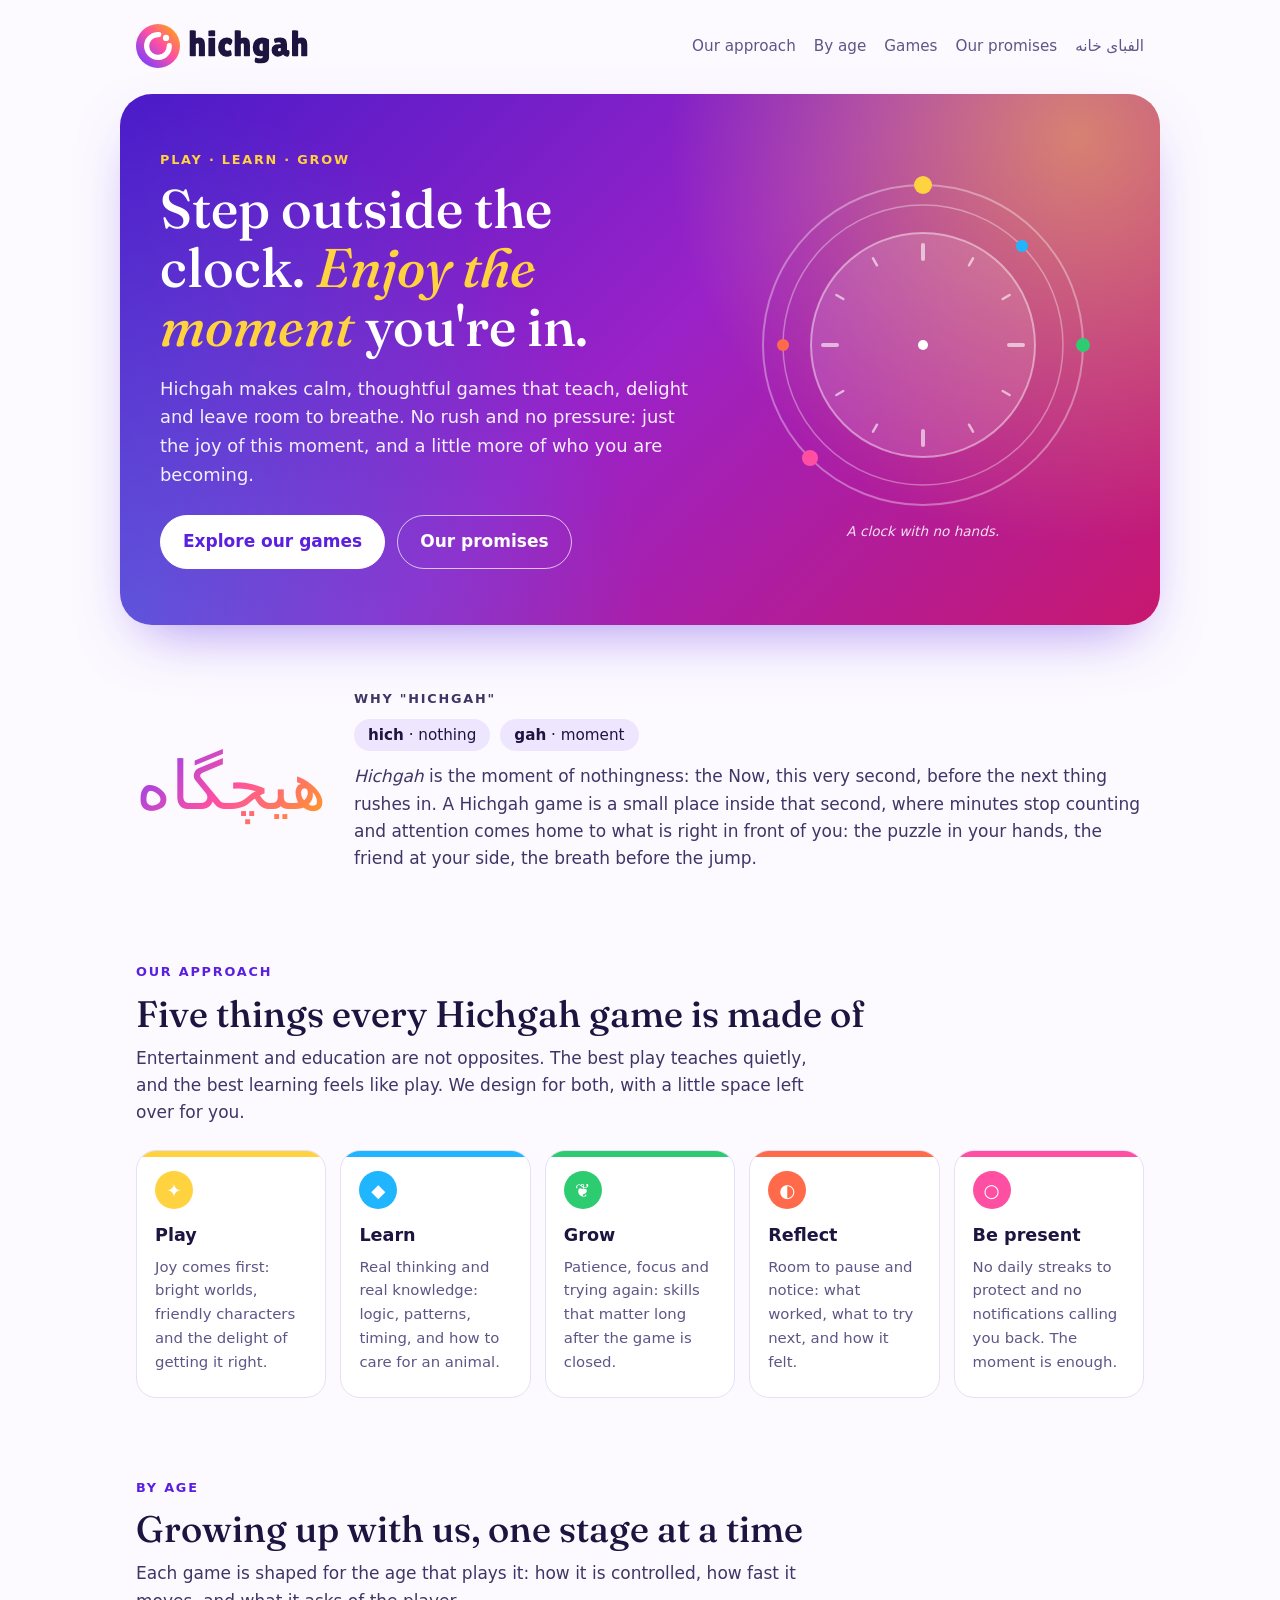
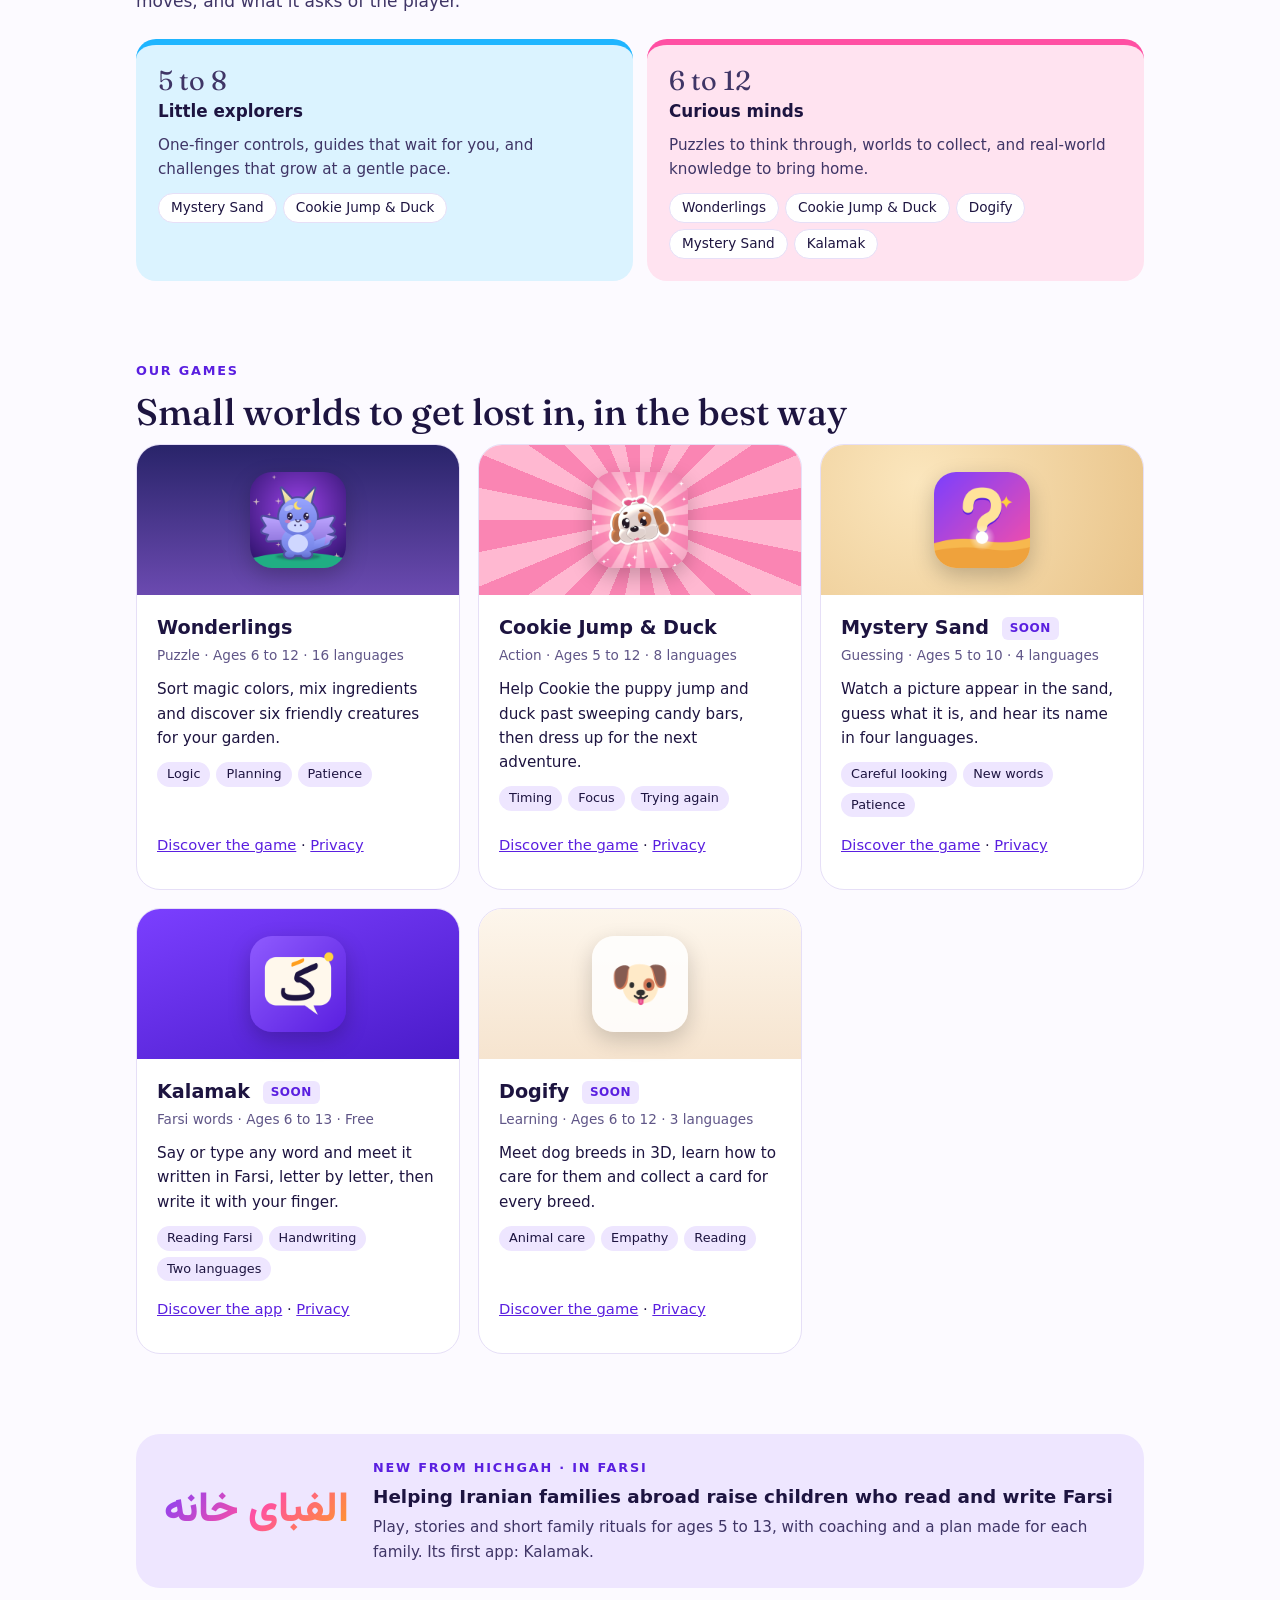
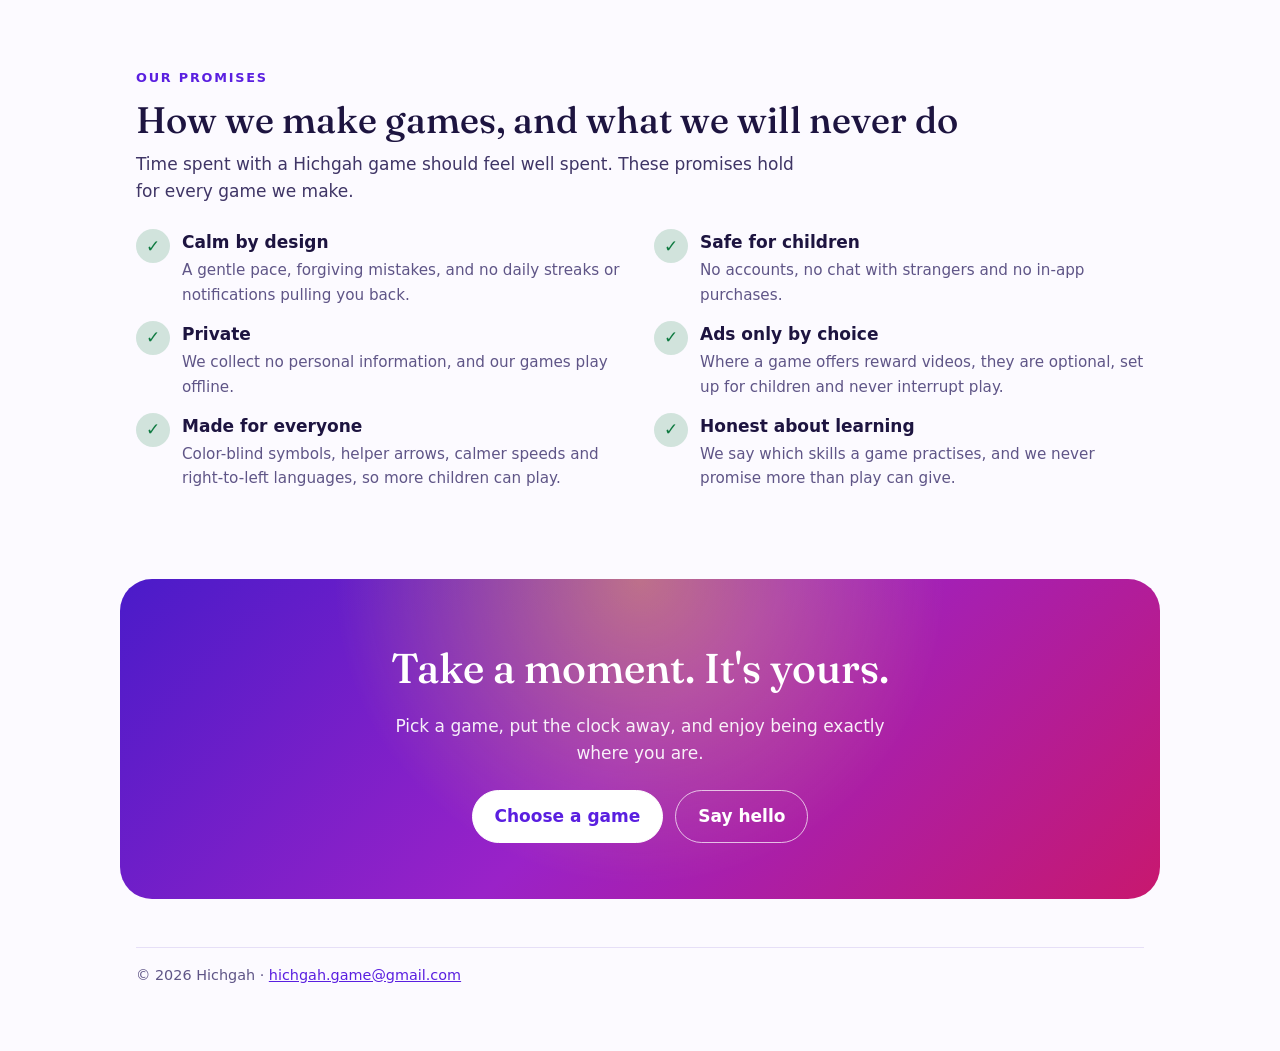
<file: index.html>
<!doctype html>
<html lang="en">
<head>
  <meta charset="utf-8">
  <meta name="viewport" content="width=device-width, initial-scale=1">
  <title>Hichgah</title>
  <meta name="description" content="Hichgah makes calm, thoughtful games that teach, delight and help you grow: a place outside the clock to enjoy the moment.">
  <meta property="og:title" content="Hichgah: play outside the clock">
  <meta property="og:description" content="Calm, thoughtful games that teach, delight and help you grow, with room to breathe.">
  <meta property="og:type" content="website">
  <meta property="og:url" content="https://hichgahgame.github.io/">
  <meta property="og:image" content="https://hichgahgame.github.io/brand/logo/png/hichgah-app-icon-1024.png">
  <link rel="icon" type="image/svg+xml" href="favicon.svg">
  <link rel="icon" type="image/png" sizes="32x32" href="favicon-32.png">
  <link rel="apple-touch-icon" href="apple-touch-icon.png">
  <meta name="theme-color" content="#7B3FFF">
  <link rel="preconnect" href="https://fonts.googleapis.com">
  <link rel="preconnect" href="https://fonts.gstatic.com" crossorigin>
  <link href="https://fonts.googleapis.com/css2?family=Fraunces:ital,opsz,wght@0,9..144,500;1,9..144,500&family=Lilita+One&family=Vazirmatn:wght@800&display=swap" rel="stylesheet">
  <link rel="stylesheet" href="style.css">
  <link rel="stylesheet" href="home.css">
</head>
<body class="home">
<main>
  <header class="topbar">
    <a class="lockup" href="./" aria-label="Hichgah home">
      <picture>
        <source srcset="brand/logo/hichgah-logo-white.svg" media="(prefers-color-scheme: dark)">
        <img src="brand/logo/hichgah-logo.svg" alt="Hichgah" width="173" height="44">
      </picture>
    </a>
    <nav aria-label="Sections">
      <a href="#approach">Our approach</a>
      <a href="#ages">By age</a>
      <a href="#games">Games</a>
      <a href="#promises">Our promises</a>
      <a href="farsi/" lang="fa" dir="rtl">الفبای خانه</a>
    </nav>
  </header>

  <section class="home-hero">
    <div>
      <p class="eyebrow">Play · Learn · Grow</p>
      <h1>Step outside the clock. <em>Enjoy the moment</em> you're in.</h1>
      <p class="lede">Hichgah makes calm, thoughtful games that teach, delight and leave room to breathe.
        No rush and no pressure: just the joy of this moment, and a little more of who you are becoming.</p>
      <div class="actions">
        <a class="button primary" href="#games">Explore our games</a>
        <a class="button ghost" href="#promises">Our promises</a>
      </div>
    </div>
    <figure class="timeless">
      <svg viewBox="0 0 340 340" role="img" aria-label="A clock face with no hands, surrounded by slowly drifting colored dots">
        <circle class="ring breath" cx="170" cy="170" r="160" stroke-width="2"/>
        <circle class="ring breath" cx="170" cy="170" r="140" stroke-width="1.5" style="animation-delay:-3s"/>
        <circle class="face" cx="170" cy="170" r="112" stroke-width="2"/>
        <g class="ticks">
          <line class="tick" x1="170" y1="70" x2="170" y2="84" stroke-width="4"/>
          <line class="tick" x1="270" y1="170" x2="256" y2="170" stroke-width="4"/>
          <line class="tick" x1="170" y1="270" x2="170" y2="256" stroke-width="4"/>
          <line class="tick" x1="70" y1="170" x2="84" y2="170" stroke-width="4"/>
          <line class="tick" x1="220" y1="83.4" x2="216" y2="90.3" stroke-width="2.5"/>
          <line class="tick" x1="256.6" y1="120" x2="249.7" y2="124" stroke-width="2.5"/>
          <line class="tick" x1="256.6" y1="220" x2="249.7" y2="216" stroke-width="2.5"/>
          <line class="tick" x1="220" y1="256.6" x2="216" y2="249.7" stroke-width="2.5"/>
          <line class="tick" x1="120" y1="256.6" x2="124" y2="249.7" stroke-width="2.5"/>
          <line class="tick" x1="83.4" y1="220" x2="90.3" y2="216" stroke-width="2.5"/>
          <line class="tick" x1="83.4" y1="120" x2="90.3" y2="124" stroke-width="2.5"/>
          <line class="tick" x1="120" y1="83.4" x2="124" y2="90.3" stroke-width="2.5"/>
        </g>
        <circle cx="170" cy="170" r="5" fill="#fff"/>
        <g class="orbit">
          <circle cx="170" cy="10" r="9" fill="var(--hg-sun)"/>
          <circle cx="330" cy="170" r="7" fill="var(--hg-leaf)"/>
          <circle cx="57" cy="283" r="8" fill="var(--hg-pink)"/>
        </g>
        <g class="orbit slow">
          <circle cx="269" cy="71" r="6" fill="var(--hg-sky)"/>
          <circle cx="30" cy="170" r="6" fill="var(--hg-coral)"/>
        </g>
      </svg>
      <figcaption>A clock with no hands.</figcaption>
    </figure>
  </section>

  <section class="name-story" aria-labelledby="name-title">
    <div class="word" lang="fa" aria-hidden="true">هیچگاه</div>
    <div>
      <p class="eyebrow" id="name-title">Why "Hichgah"</p>
      <div class="parts"><span><strong>hich</strong> · nothing</span><span><strong>gah</strong> · moment</span></div>
      <p><em>Hichgah</em> is the moment of nothingness: the Now, this very second, before the next thing rushes in.
        A Hichgah game is a small place inside that second, where minutes stop counting and attention comes home to
        what is right in front of you: the puzzle in your hands, the friend at your side, the breath before the jump.</p>
    </div>
  </section>

  <section class="section" id="approach">
    <p class="eyebrow">Our approach</p>
    <h2>Five things every Hichgah game is made of</h2>
    <p class="intro">Entertainment and education are not opposites. The best play teaches quietly, and the best
      learning feels like play. We design for both, with a little space left over for you.</p>
    <ul class="pillars">
      <li style="--c: var(--hg-sun)"><div class="dot" aria-hidden="true">✦</div><h3>Play</h3><p>Joy comes first: bright worlds, friendly characters and the delight of getting it right.</p></li>
      <li style="--c: var(--hg-sky)"><div class="dot" aria-hidden="true">◆</div><h3>Learn</h3><p>Real thinking and real knowledge: logic, patterns, timing, and how to care for an animal.</p></li>
      <li style="--c: var(--hg-leaf)"><div class="dot" aria-hidden="true">❦</div><h3>Grow</h3><p>Patience, focus and trying again: skills that matter long after the game is closed.</p></li>
      <li style="--c: var(--hg-coral)"><div class="dot" aria-hidden="true">◐</div><h3>Reflect</h3><p>Room to pause and notice: what worked, what to try next, and how it felt.</p></li>
      <li style="--c: var(--hg-pink)"><div class="dot" aria-hidden="true">○</div><h3>Be present</h3><p>No daily streaks to protect and no notifications calling you back. The moment is enough.</p></li>
    </ul>
  </section>

  <section class="section" id="ages">
    <p class="eyebrow">By age</p>
    <h2>Growing up with us, one stage at a time</h2>
    <p class="intro">Each game is shaped for the age that plays it: how it is controlled, how fast it moves, and what it
      asks of the player.</p>
    <div class="ages">
      <div class="age" style="--c: var(--hg-sky)">
        <p class="range">5 to 8</p>
        <h3>Little explorers</h3>
        <p>One-finger controls, guides that wait for you, and challenges that grow at a gentle pace.</p>
        <div class="tags"><a href="mystery-sand/">Mystery Sand</a><a href="cookie-jump-and-duck/">Cookie Jump &amp; Duck</a></div>
      </div>
      <div class="age" style="--c: var(--hg-pink)">
        <p class="range">6 to 12</p>
        <h3>Curious minds</h3>
        <p>Puzzles to think through, worlds to collect, and real-world knowledge to bring home.</p>
        <div class="tags"><a href="wonderlings/">Wonderlings</a><a href="cookie-jump-and-duck/">Cookie Jump &amp; Duck</a><a href="dogify/">Dogify</a><a href="mystery-sand/">Mystery Sand</a><a href="kalamak/">Kalamak</a></div>
      </div>
    </div>
  </section>

  <section class="section" id="games">
    <p class="eyebrow">Our games</p>
    <h2>Small worlds to get lost in, in the best way</h2>
    <!-- One card per game. Add a game: see README.md. -->
    <ul class="game-cards">
      <li class="game-card">
        <div class="art" style="--g: linear-gradient(180deg, #29246a, #6b4ab0)"><img src="wonderlings/media/icon.png" alt="" width="96" height="96"></div>
        <div class="body">
          <h3><a href="wonderlings/">Wonderlings</a></h3>
          <p class="meta">Puzzle · Ages 6 to 12 · 16 languages</p>
          <p>Sort magic colors, mix ingredients and discover six friendly creatures for your garden.</p>
          <div class="skills-tags"><span>Logic</span><span>Planning</span><span>Patience</span></div>
          <p class="links"><a href="wonderlings/">Discover the game</a> · <a href="wonderlings/privacy/">Privacy</a></p>
        </div>
      </li>
      <li class="game-card">
        <div class="art" style="--g: repeating-conic-gradient(from 0deg at 50% 50%, #ffb8d1 0deg 11.25deg, #fa85b3 11.25deg 22.5deg)"><img src="cookie-jump-and-duck/media/icon.png" alt="" width="96" height="96"></div>
        <div class="body">
          <h3><a href="cookie-jump-and-duck/">Cookie Jump &amp; Duck</a></h3>
          <p class="meta">Action · Ages 5 to 12 · 8 languages</p>
          <p>Help Cookie the puppy jump and duck past sweeping candy bars, then dress up for the next adventure.</p>
          <div class="skills-tags"><span>Timing</span><span>Focus</span><span>Trying again</span></div>
          <p class="links"><a href="cookie-jump-and-duck/">Discover the game</a> · <a href="cookie-jump-and-duck/privacy/">Privacy</a></p>
        </div>
      </li>
      <li class="game-card">
        <div class="art" style="--g: radial-gradient(circle at 30% 25%, #fbe6bd, #e9c48a)"><img src="mystery-sand/media/icon.png" alt="" width="96" height="96"></div>
        <div class="body">
          <h3><a href="mystery-sand/">Mystery Sand</a> <span class="status">SOON</span></h3>
          <p class="meta">Guessing · Ages 5 to 10 · 4 languages</p>
          <p>Watch a picture appear in the sand, guess what it is, and hear its name in four languages.</p>
          <div class="skills-tags"><span>Careful looking</span><span>New words</span><span>Patience</span></div>
          <p class="links"><a href="mystery-sand/">Discover the game</a> · <a href="mystery-sand/privacy/">Privacy</a></p>
        </div>
      </li>
      <li class="game-card">
        <div class="art" style="--g: linear-gradient(160deg, #7B3FFF, #4A1BC9)"><img src="kalamak/media/icon.png" alt="" width="96" height="96"></div>
        <div class="body">
          <h3><a href="kalamak/">Kalamak</a> <span class="status">SOON</span></h3>
          <p class="meta">Farsi words · Ages 6 to 13 · Free</p>
          <p>Say or type any word and meet it written in Farsi, letter by letter, then write it with your finger.</p>
          <div class="skills-tags"><span>Reading Farsi</span><span>Handwriting</span><span>Two languages</span></div>
          <p class="links"><a href="kalamak/">Discover the app</a> · <a href="kalamak/privacy/">Privacy</a></p>
        </div>
      </li>
      <li class="game-card">
        <div class="art" style="--g: linear-gradient(180deg, #fdf6ec, #f6e4cf)"><div class="badge" aria-hidden="true">🐶</div></div>
        <div class="body">
          <h3><a href="dogify/">Dogify</a> <span class="status">SOON</span></h3>
          <p class="meta">Learning · Ages 6 to 12 · 3 languages</p>
          <p>Meet dog breeds in 3D, learn how to care for them and collect a card for every breed.</p>
          <div class="skills-tags"><span>Animal care</span><span>Empathy</span><span>Reading</span></div>
          <p class="links"><a href="dogify/">Discover the game</a> · <a href="dogify/privacy/">Privacy</a></p>
        </div>
      </li>
    </ul>
  </section>

  <section class="section farsi-callout" aria-labelledby="farsi-title">
    <a class="callout" href="farsi/">
      <span class="word" lang="fa" dir="rtl" aria-hidden="true">الفبای خانه</span>
      <span>
        <span class="eyebrow" id="farsi-title">New from Hichgah · in Farsi</span>
        <strong>Helping Iranian families abroad raise children who read and write Farsi</strong>
        <span class="sub">Play, stories and short family rituals for ages 5 to 13, with coaching and a plan made for each family. Its first app: Kalamak.</span>
      </span>
    </a>
  </section>

  <section class="section" id="promises">
    <p class="eyebrow">Our promises</p>
    <h2>How we make games, and what we will never do</h2>
    <p class="intro">Time spent with a Hichgah game should feel well spent. These promises hold for every game we make.</p>
    <ul class="promises">
      <li><span class="check" aria-hidden="true">✓</span><div><strong>Calm by design</strong><p>A gentle pace, forgiving mistakes, and no daily streaks or notifications pulling you back.</p></div></li>
      <li><span class="check" aria-hidden="true">✓</span><div><strong>Safe for children</strong><p>No accounts, no chat with strangers and no in-app purchases.</p></div></li>
      <li><span class="check" aria-hidden="true">✓</span><div><strong>Private</strong><p>We collect no personal information, and our games play offline.</p></div></li>
      <li><span class="check" aria-hidden="true">✓</span><div><strong>Ads only by choice</strong><p>Where a game offers reward videos, they are optional, set up for children and never interrupt play.</p></div></li>
      <li><span class="check" aria-hidden="true">✓</span><div><strong>Made for everyone</strong><p>Color-blind symbols, helper arrows, calmer speeds and right-to-left languages, so more children can play.</p></div></li>
      <li><span class="check" aria-hidden="true">✓</span><div><strong>Honest about learning</strong><p>We say which skills a game practises, and we never promise more than play can give.</p></div></li>
    </ul>
  </section>

  <section class="closing">
    <h2>Take a moment. It's yours.</h2>
    <p>Pick a game, put the clock away, and enjoy being exactly where you are.</p>
    <div class="actions" style="justify-content:center">
      <a class="button primary" href="#games">Choose a game</a>
      <a class="button ghost" href="mailto:hichgah.game@gmail.com">Say hello</a>
    </div>
  </section>

  <footer>© 2026 Hichgah · <a href="mailto:hichgah.game@gmail.com">hichgah.game@gmail.com</a></footer>
</main>
</body>
</html>
</file>
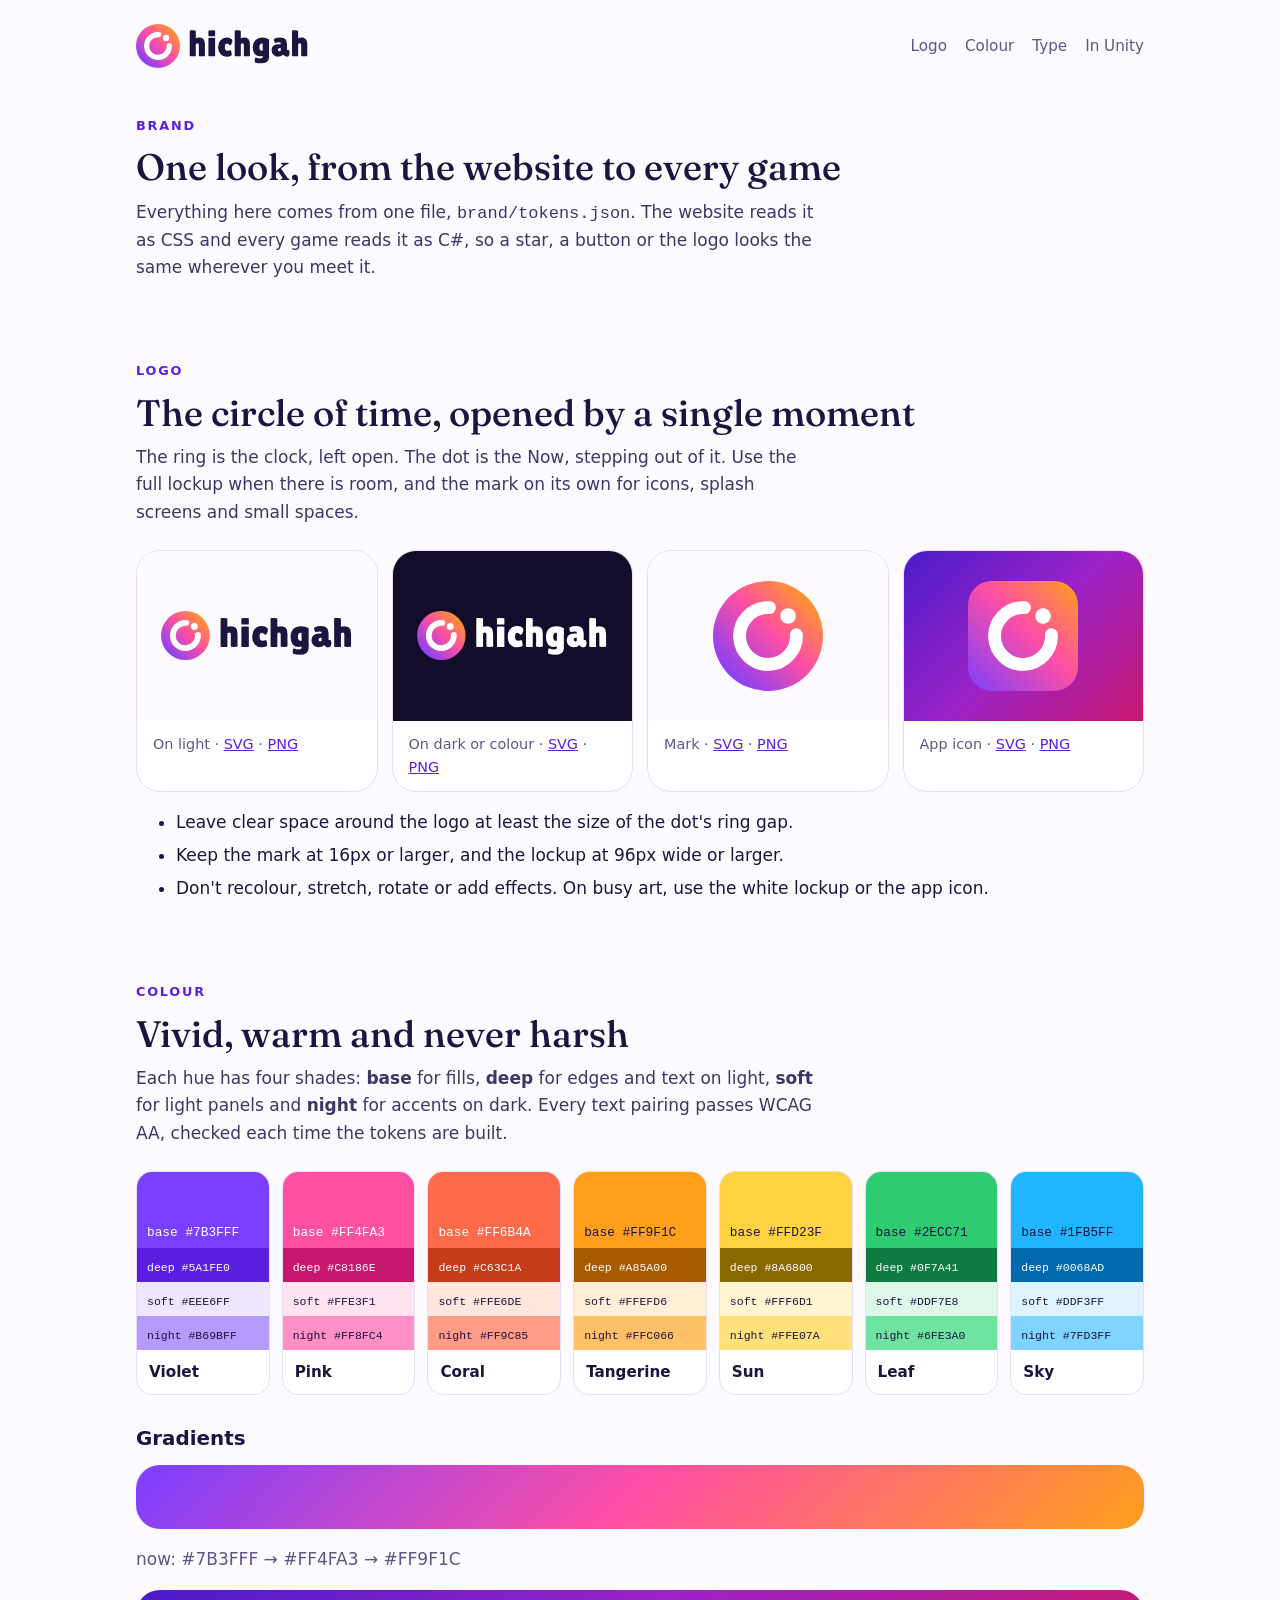
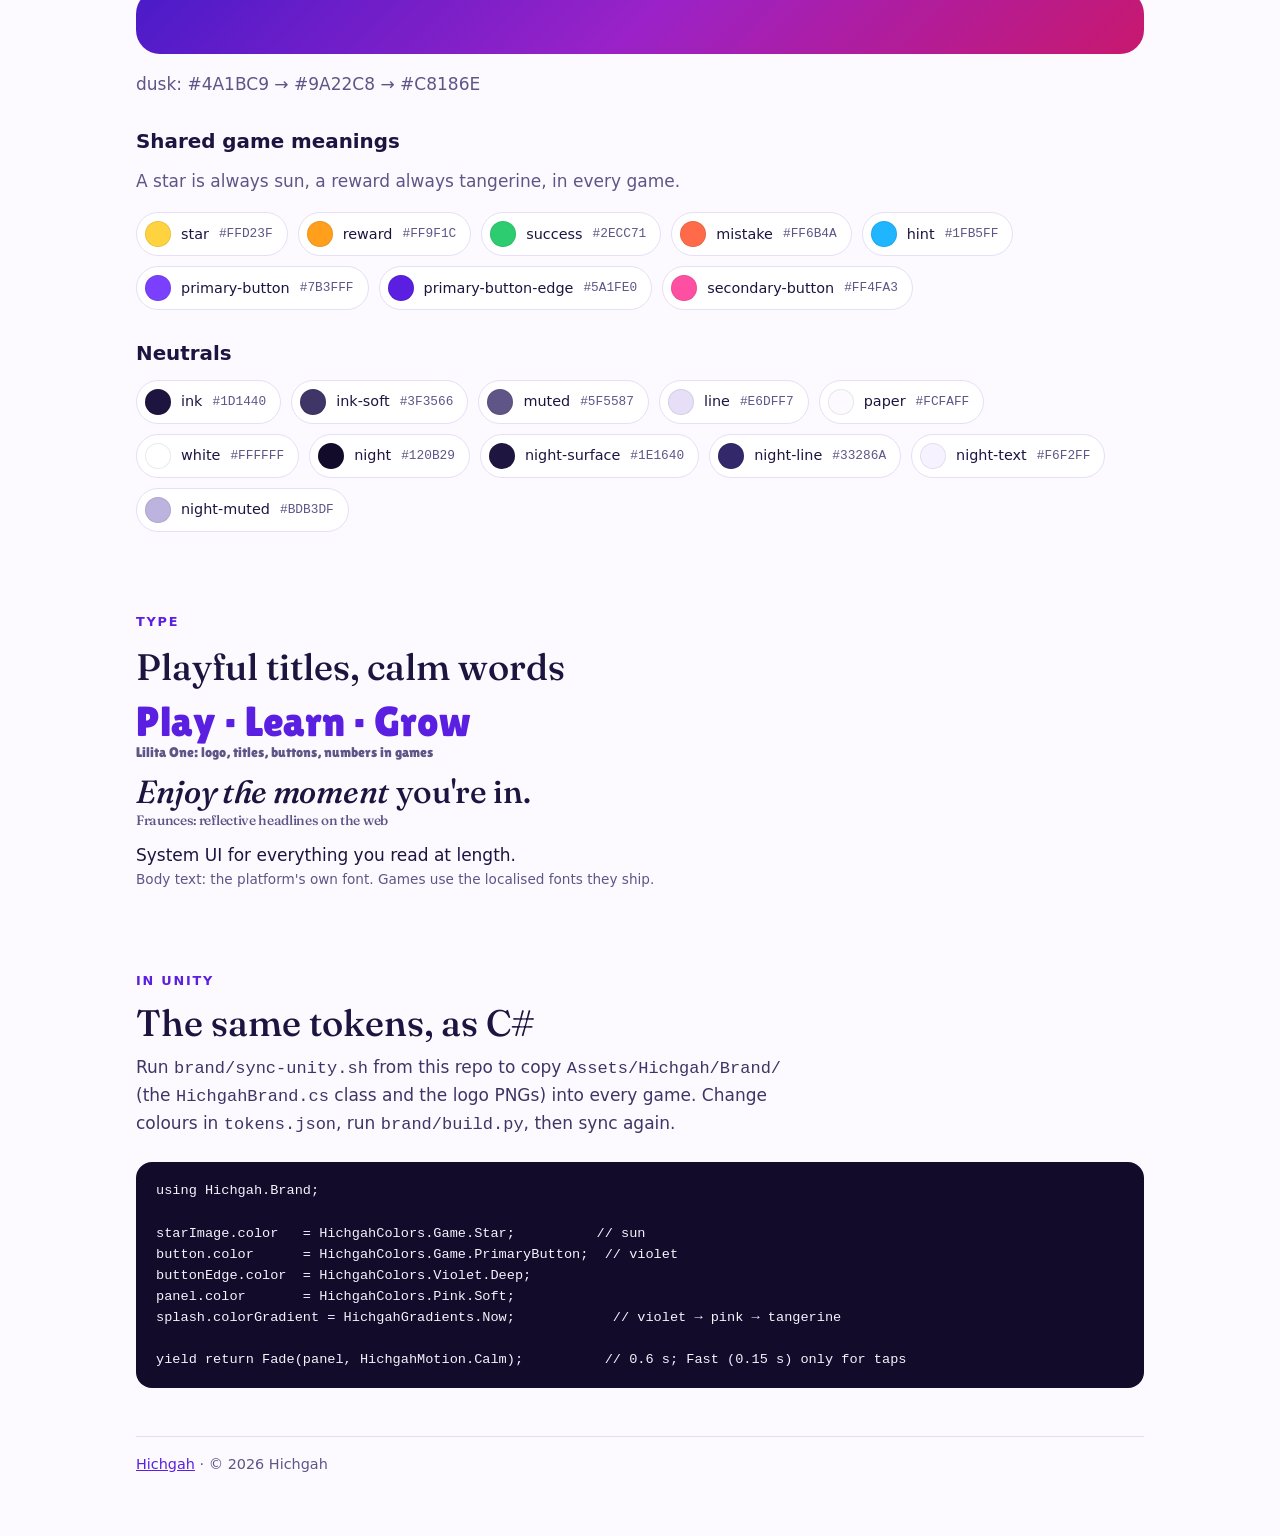
<file: brand/index.html>
<!doctype html>
<html lang="en">
<head>
  <meta charset="utf-8">
  <meta name="viewport" content="width=device-width, initial-scale=1">
  <title>Hichgah Brand</title>
  <meta name="description" content="The Hichgah brand: logo, colours, type, shape and motion, shared by the website and every game.">
  <link rel="icon" type="image/svg+xml" href="../favicon.svg">
  <link rel="icon" type="image/png" sizes="32x32" href="../favicon-32.png">
  <link rel="apple-touch-icon" href="../apple-touch-icon.png">
  <meta name="theme-color" content="#7B3FFF">
  <link rel="preconnect" href="https://fonts.googleapis.com">
  <link rel="preconnect" href="https://fonts.gstatic.com" crossorigin>
  <link href="https://fonts.googleapis.com/css2?family=Fraunces:ital,opsz,wght@0,9..144,500;1,9..144,500&family=Lilita+One&display=swap" rel="stylesheet">
  <link rel="stylesheet" href="../style.css">
  <link rel="stylesheet" href="../home.css">
  <style>
    .logos { display: grid; grid-template-columns: repeat(auto-fit, minmax(220px, 1fr)); gap: 14px; }
    .logos figure { margin: 0; border: 1px solid var(--line); border-radius: var(--hg-radius-lg); overflow: hidden; background: var(--surface); }
    .logos .stage { height: 170px; display: grid; place-items: center; padding: 24px; }
    .logos .stage img { max-width: 100%; max-height: 100%; }
    .logos .stage.light { background: var(--hg-paper); }
    .logos .stage.dark { background: var(--hg-night); }
    .logos .stage.vivid { background: var(--hg-gradient-dusk); }
    .logos figcaption { padding: 12px 16px; font-size: 0.9rem; color: var(--muted); }
    .hues { display: grid; grid-template-columns: repeat(auto-fit, minmax(130px, 1fr)); gap: 12px; }
    .hue { border-radius: var(--hg-radius-md); overflow: hidden; border: 1px solid var(--line); background: var(--surface); }
    .hue .chip { height: 34px; display: flex; align-items: end; padding: 0 10px 4px; font-size: 0.72rem; font-family: ui-monospace, Menlo, monospace; }
    .hue .chip.base { height: 76px; font-size: 0.8rem; }
    .hue h3 { margin: 0; padding: 10px 12px; font-size: 0.95rem; text-transform: capitalize; }
    .row { display: flex; flex-wrap: wrap; gap: 10px; }
    .pill { display: flex; align-items: center; gap: 10px; padding: 8px 14px 8px 8px; border: 1px solid var(--line); border-radius: var(--hg-radius-pill); background: var(--surface); font-size: 0.9rem; }
    .pill i { width: 26px; height: 26px; border-radius: 50%; border: 1px solid rgba(0, 0, 0, 0.08); }
    .pill code { color: var(--muted); font-size: 0.8rem; }
    .bar { height: 64px; border-radius: var(--hg-radius-lg); margin: 0 0 8px; }
    .type p { margin: 0 0 14px; }
    .type .display { font-family: var(--hg-font-display); font-size: 2.6rem; line-height: 1.1; color: var(--accent); }
    .type .serif { font-family: var(--hg-font-serif); font-size: 2rem; line-height: 1.2; }
    .type small { display: block; color: var(--muted); font-size: 0.85rem; }
    pre { background: var(--hg-night); color: var(--hg-night-text); border-radius: var(--hg-radius-md); padding: 18px 20px; overflow-x: auto; font-size: 0.85rem; line-height: 1.55; }
    .dos li { margin: 0 0 6px; }
  </style>
</head>
<body class="home">
<main>
  <header class="topbar">
    <a class="lockup" href="../" aria-label="Hichgah home">
      <picture>
        <source srcset="logo/hichgah-logo-white.svg" media="(prefers-color-scheme: dark)">
        <img src="logo/hichgah-logo.svg" alt="Hichgah" width="173" height="44">
      </picture>
    </a>
    <nav aria-label="Sections"><a href="#logo">Logo</a><a href="#colour">Colour</a><a href="#type">Type</a><a href="#unity">In Unity</a></nav>
  </header>

  <section class="section" style="margin-top:40px">
    <p class="eyebrow">Brand</p>
    <h2>One look, from the website to every game</h2>
    <p class="intro">Everything here comes from one file, <code>brand/tokens.json</code>. The website reads it as CSS and
      every game reads it as C#, so a star, a button or the logo looks the same wherever you meet it.</p>
  </section>

  <section class="section" id="logo">
    <p class="eyebrow">Logo</p>
    <h2>The circle of time, opened by a single moment</h2>
    <p class="intro">The ring is the clock, left open. The dot is the Now, stepping out of it. Use the full lockup when there
      is room, and the mark on its own for icons, splash screens and small spaces.</p>
    <div class="logos">
      <figure><div class="stage light"><img src="logo/hichgah-logo.svg" alt="Hichgah logo, dark lettering"></div><figcaption>On light · <a href="logo/hichgah-logo.svg">SVG</a> · <a href="logo/png/hichgah-logo-2048.png">PNG</a></figcaption></figure>
      <figure><div class="stage dark"><img src="logo/hichgah-logo-white.svg" alt="Hichgah logo, white lettering"></div><figcaption>On dark or colour · <a href="logo/hichgah-logo-white.svg">SVG</a> · <a href="logo/png/hichgah-logo-white-2048.png">PNG</a></figcaption></figure>
      <figure><div class="stage light"><img src="logo/hichgah-mark.svg" alt="Hichgah mark" width="110" height="110"></div><figcaption>Mark · <a href="logo/hichgah-mark.svg">SVG</a> · <a href="logo/png/hichgah-mark-1024.png">PNG</a></figcaption></figure>
      <figure><div class="stage vivid"><img src="logo/hichgah-app-icon.svg" alt="Hichgah app icon" width="110" height="110" style="border-radius:24px"></div><figcaption>App icon · <a href="logo/hichgah-app-icon.svg">SVG</a> · <a href="logo/png/hichgah-app-icon-1024.png">PNG</a></figcaption></figure>
    </div>
    <ul class="dos">
      <li>Leave clear space around the logo at least the size of the dot's ring gap.</li>
      <li>Keep the mark at 16px or larger, and the lockup at 96px wide or larger.</li>
      <li>Don't recolour, stretch, rotate or add effects. On busy art, use the white lockup or the app icon.</li>
    </ul>
  </section>

  <section class="section" id="colour">
    <p class="eyebrow">Colour</p>
    <h2>Vivid, warm and never harsh</h2>
    <p class="intro">Each hue has four shades: <strong>base</strong> for fills, <strong>deep</strong> for edges and text on
      light, <strong>soft</strong> for light panels and <strong>night</strong> for accents on dark. Every text pairing
      passes WCAG AA, checked each time the tokens are built.</p>
    <div class="hues" id="hues"></div>
    <h3 style="margin:28px 0 10px">Gradients</h3>
    <div id="gradients"></div>
    <h3 style="margin:28px 0 10px">Shared game meanings</h3>
    <p class="muted" style="margin-top:0">A star is always sun, a reward always tangerine, in every game.</p>
    <div class="row" id="game"></div>
    <h3 style="margin:28px 0 10px">Neutrals</h3>
    <div class="row" id="neutral"></div>
    <noscript><p>The swatches need JavaScript; the values are in <a href="tokens.json">tokens.json</a>.</p></noscript>
  </section>

  <section class="section type" id="type">
    <p class="eyebrow">Type</p>
    <h2>Playful titles, calm words</h2>
    <p class="display">Play · Learn · Grow<small>Lilita One: logo, titles, buttons, numbers in games</small></p>
    <p class="serif"><em>Enjoy the moment</em> you're in.<small>Fraunces: reflective headlines on the web</small></p>
    <p>System UI for everything you read at length.<small>Body text: the platform's own font. Games use the localised fonts they ship.</small></p>
  </section>

  <section class="section" id="unity">
    <p class="eyebrow">In Unity</p>
    <h2>The same tokens, as C#</h2>
    <p class="intro">Run <code>brand/sync-unity.sh</code> from this repo to copy <code>Assets/Hichgah/Brand/</code> (the
      <code>HichgahBrand.cs</code> class and the logo PNGs) into every game. Change colours in <code>tokens.json</code>,
      run <code>brand/build.py</code>, then sync again.</p>
<pre>using Hichgah.Brand;

starImage.color   = HichgahColors.Game.Star;          // sun
button.color      = HichgahColors.Game.PrimaryButton;  // violet
buttonEdge.color  = HichgahColors.Violet.Deep;
panel.color       = HichgahColors.Pink.Soft;
splash.colorGradient = HichgahGradients.Now;            // violet → pink → tangerine

yield return Fade(panel, HichgahMotion.Calm);          // 0.6 s; Fast (0.15 s) only for taps</pre>
  </section>

  <footer><a href="../">Hichgah</a> · © 2026 Hichgah</footer>
</main>
<script>
  // Swatches are drawn from tokens.json itself, so this page can never drift from the source.
  fetch("tokens.json").then(r => r.json()).then(t => {
    const ink = hex => {
      const [r, g, b] = [1, 3, 5].map(i => parseInt(hex.slice(i, i + 2), 16) / 255);
      return 0.2126 * r + 0.7152 * g + 0.0722 * b > 0.55 ? "#1D1440" : "#FFFFFF";
    };
    const resolve = ref => ref.startsWith("#") ? ref : ref.includes(".") ? t.palette[ref.split(".")[0]][ref.split(".")[1]] : t.neutral[ref];
    const el = (tag, attrs = {}, kids = []) => {
      const n = Object.assign(document.createElement(tag), attrs);
      n.append(...kids);
      return n;
    };

    const hues = document.getElementById("hues");
    for (const [name, shades] of Object.entries(t.palette)) {
      const card = el("div", { className: "hue" });
      for (const shade of ["base", "deep", "soft", "night"]) {
        const v = shades[shade];
        const chip = el("div", { className: "chip " + shade, textContent: `${shade} ${v}` });
        chip.style.background = v; chip.style.color = ink(v);
        card.append(chip);
      }
      card.append(el("h3", { textContent: name }));
      hues.append(card);
    }
    const grads = document.getElementById("gradients");
    for (const [name, stops] of Object.entries(t.gradient)) {
      if (name.startsWith("$")) continue;
      const bar = el("div", { className: "bar" });
      bar.style.background = `linear-gradient(135deg, ${stops.join(", ")})`;
      grads.append(bar, el("p", { className: "muted", textContent: `${name}: ${stops.join(" → ")}` }));
    }
    const pill = (label, v) => {
      const dot = el("i"); dot.style.background = v;
      return el("span", { className: "pill" }, [dot, label + " ", el("code", { textContent: v })]);
    };
    const game = document.getElementById("game");
    for (const [name, ref] of Object.entries(t.game)) if (!name.startsWith("$")) game.append(pill(name, resolve(ref)));
    const neutral = document.getElementById("neutral");
    for (const [name, v] of Object.entries(t.neutral)) neutral.append(pill(name, v));
  }).catch(() => {
    document.getElementById("hues").textContent = "Couldn't load tokens.json.";
  });
</script>
</body>
</html>
</file>
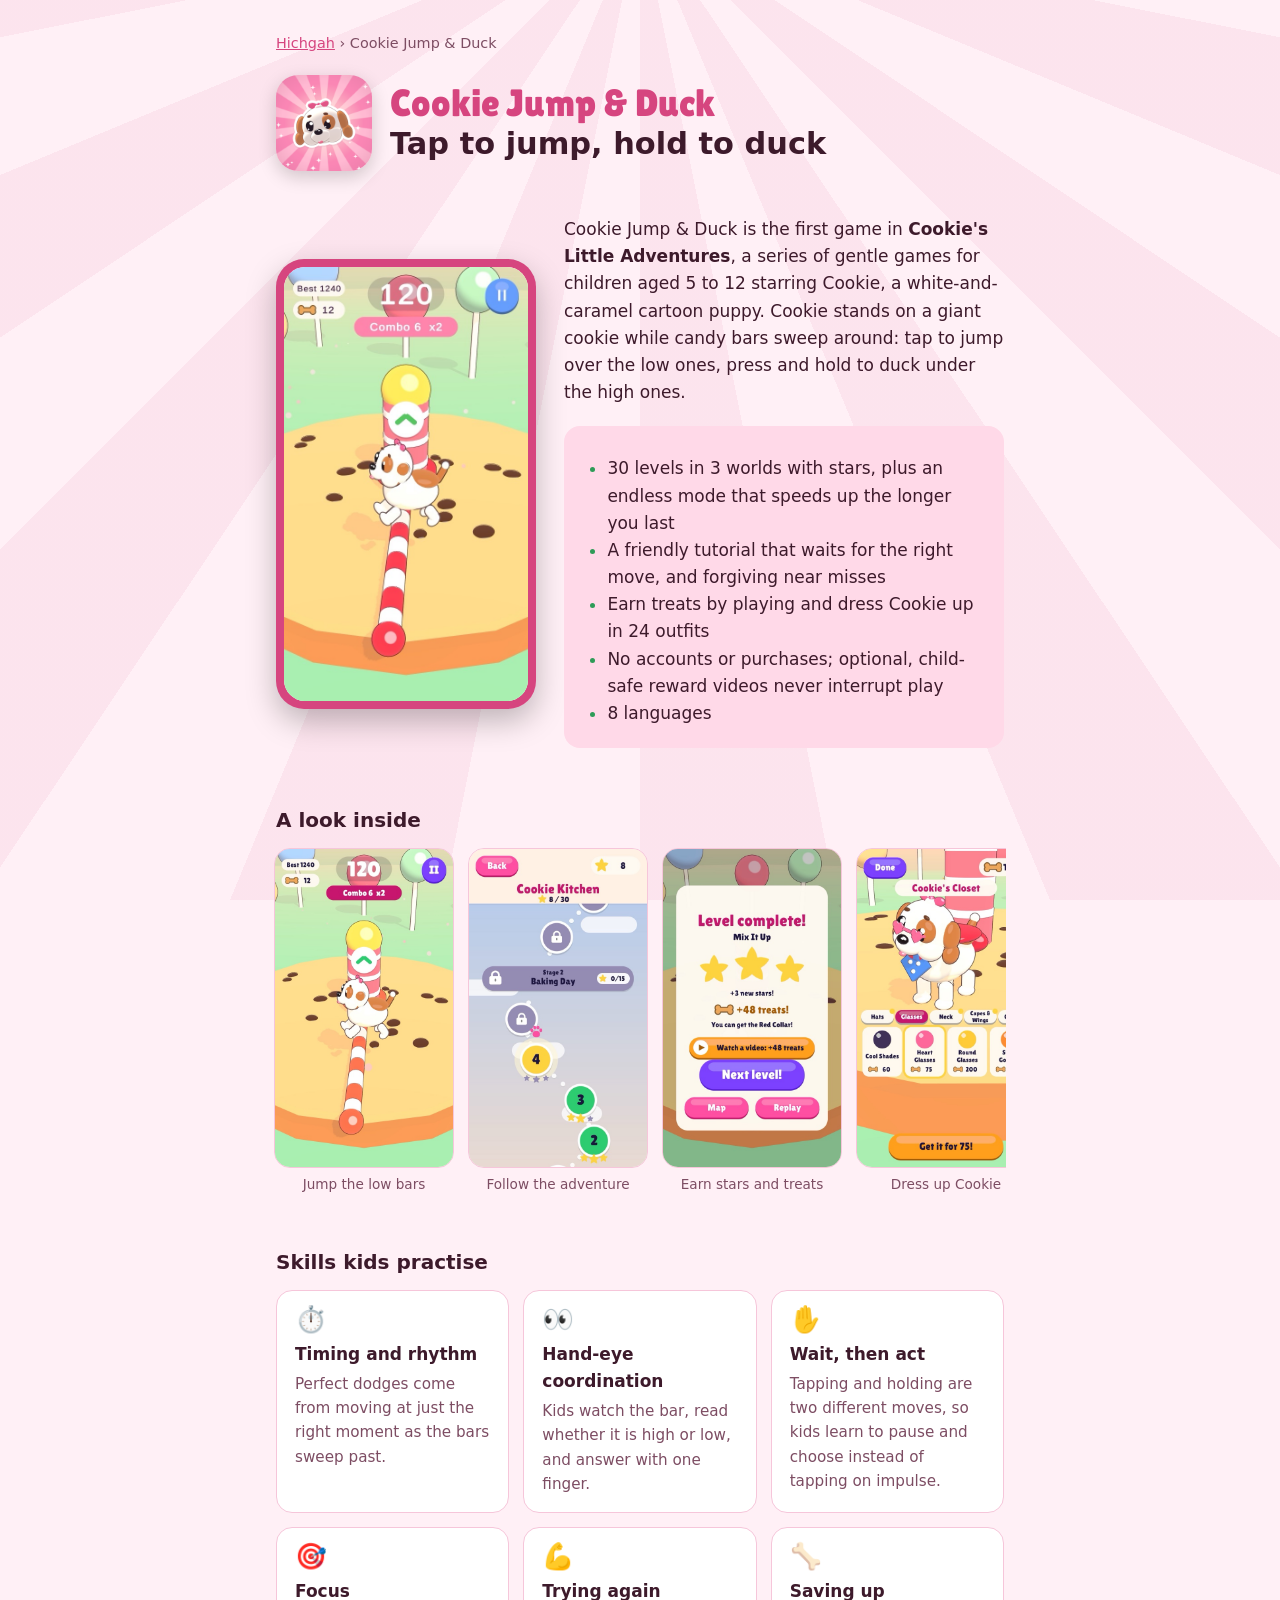
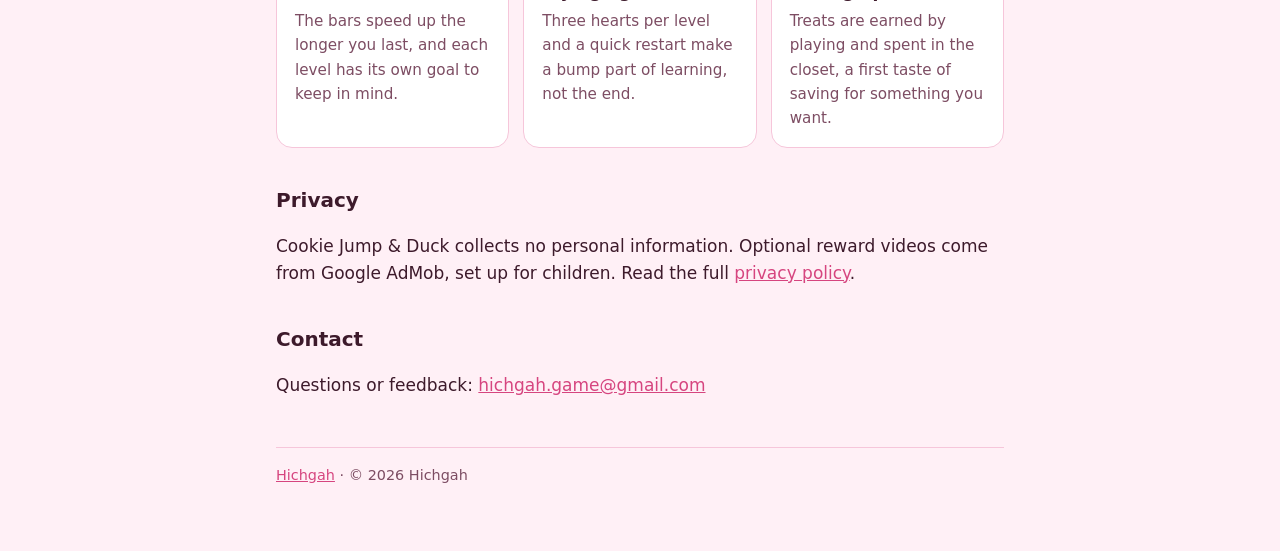
<file: cookie-jump-and-duck/index.html>
<!doctype html>
<html lang="en">
<head>
  <meta charset="utf-8">
  <meta name="viewport" content="width=device-width, initial-scale=1">
  <title>Cookie Jump &amp; Duck</title>
  <meta name="description" content="Cookie Jump &amp; Duck: help Cookie the puppy jump and duck past sweeping candy bars. A gentle timing game for children aged 5 to 12 by Hichgah.">
  <link rel="icon" type="image/png" href="../cookie-jump-and-duck/media/icon.png">
  <link rel="apple-touch-icon" href="../apple-touch-icon.png">
  <link rel="preconnect" href="https://fonts.googleapis.com">
  <link rel="preconnect" href="https://fonts.gstatic.com" crossorigin>
  <link href="https://fonts.googleapis.com/css2?family=Lilita+One&display=swap" rel="stylesheet">
  <link rel="stylesheet" href="../style.css">
  <link rel="stylesheet" href="theme.css">
</head>
<body>
<main>
  <nav class="crumbs"><a href="../">Hichgah</a> › Cookie Jump &amp; Duck</nav>
  <header class="hero">
    <img class="icon" src="media/icon.png" alt="Cookie Jump &amp; Duck app icon">
    <div>
      <p class="logo">Cookie Jump &amp; Duck</p>
      <h1>Tap to jump, hold to duck</h1>
    </div>
  </header>

  <section class="play">
    <div class="phone">
      <video src="media/gameplay.mp4" poster="media/poster.jpg" autoplay muted loop playsinline preload="metadata"
        aria-label="Gameplay video: Cookie jumps and ducks past candy bars, then tries on heart glasses in the closet"></video>
    </div>
    <div>
      <p>Cookie Jump &amp; Duck is the first game in <strong>Cookie's Little Adventures</strong>, a series of gentle games
        for children aged 5 to 12 starring Cookie, a white-and-caramel cartoon puppy. Cookie stands on a giant cookie
        while candy bars sweep around: tap to jump over the low ones, press and hold to duck under the high ones.</p>
      <div class="card summary">
        <ul>
          <li>30 levels in 3 worlds with stars, plus an endless mode that speeds up the longer you last</li>
          <li>A friendly tutorial that waits for the right move, and forgiving near misses</li>
          <li>Earn treats by playing and dress Cookie up in 24 outfits</li>
          <li>No accounts or purchases; optional, child-safe reward videos never interrupt play</li>
          <li>8 languages</li>
        </ul>
      </div>
    </div>
  </section>

  <h2>A look inside</h2>
  <div class="shots">
    <figure><img src="media/1_jump.jpg" alt="Cookie jumping over an orange-and-white candy bar" loading="lazy" width="540" height="960"><figcaption>Jump the low bars</figcaption></figure>
    <figure><img src="media/3_map.jpg" alt="The adventure map in Cookie Kitchen with stars on finished levels" loading="lazy" width="540" height="960"><figcaption>Follow the adventure</figcaption></figure>
    <figure><img src="media/4_level_complete.jpg" alt="Level complete with three stars and treats earned" loading="lazy" width="540" height="960"><figcaption>Earn stars and treats</figcaption></figure>
    <figure><img src="media/5_closet.jpg" alt="Cookie trying on heart glasses in the closet" loading="lazy" width="540" height="960"><figcaption>Dress up Cookie</figcaption></figure>
  </div>

  <h2>Skills kids practise</h2>
  <ul class="skills">
    <li><span class="emoji" aria-hidden="true">⏱️</span><strong>Timing and rhythm</strong><p>Perfect dodges come from moving at just the right moment as the bars sweep past.</p></li>
    <li><span class="emoji" aria-hidden="true">👀</span><strong>Hand-eye coordination</strong><p>Kids watch the bar, read whether it is high or low, and answer with one finger.</p></li>
    <li><span class="emoji" aria-hidden="true">✋</span><strong>Wait, then act</strong><p>Tapping and holding are two different moves, so kids learn to pause and choose instead of tapping on impulse.</p></li>
    <li><span class="emoji" aria-hidden="true">🎯</span><strong>Focus</strong><p>The bars speed up the longer you last, and each level has its own goal to keep in mind.</p></li>
    <li><span class="emoji" aria-hidden="true">💪</span><strong>Trying again</strong><p>Three hearts per level and a quick restart make a bump part of learning, not the end.</p></li>
    <li><span class="emoji" aria-hidden="true">🦴</span><strong>Saving up</strong><p>Treats are earned by playing and spent in the closet, a first taste of saving for something you want.</p></li>
  </ul>

  <h2>Privacy</h2>
  <p>Cookie Jump &amp; Duck collects no personal information. Optional reward videos come from Google AdMob, set up for children. Read the full <a href="privacy/">privacy policy</a>.</p>

  <h2>Contact</h2>
  <p>Questions or feedback: <a href="mailto:hichgah.game@gmail.com">hichgah.game@gmail.com</a></p>

  <footer>
    <a href="../">Hichgah</a> · © 2026 Hichgah
  </footer>
</main>
<script src="../motion.js"></script>
</body>
</html>
</file>
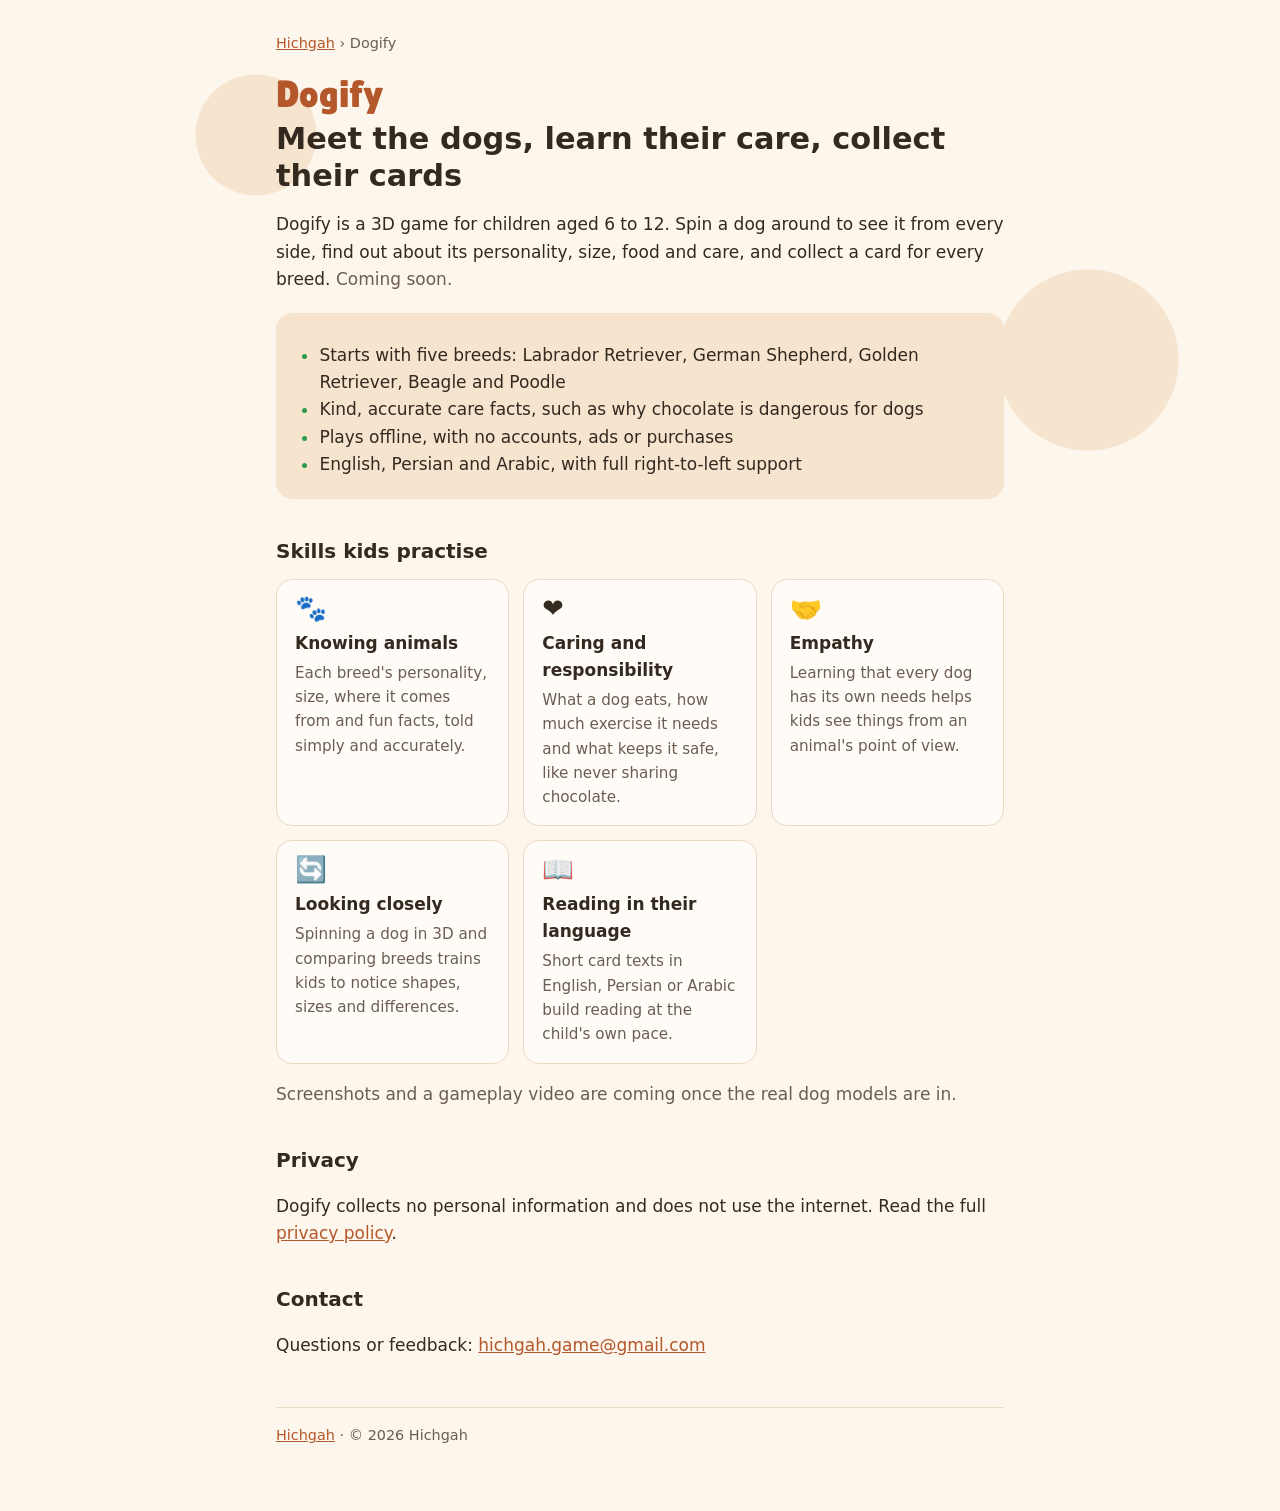
<file: dogify/index.html>
<!doctype html>
<html lang="en">
<head>
  <meta charset="utf-8">
  <meta name="viewport" content="width=device-width, initial-scale=1">
  <title>Dogify</title>
  <meta name="description" content="Dogify: meet dog breeds in 3D, learn how to care for them and collect breed cards. A game for children aged 6 to 12 by Hichgah.">
  <link rel="icon" type="image/svg+xml" href="../favicon.svg">
  <link rel="icon" type="image/png" sizes="32x32" href="../favicon-32.png">
  <link rel="apple-touch-icon" href="../apple-touch-icon.png">
  <link rel="preconnect" href="https://fonts.googleapis.com">
  <link rel="preconnect" href="https://fonts.gstatic.com" crossorigin>
  <link href="https://fonts.googleapis.com/css2?family=Lilita+One&display=swap" rel="stylesheet">
  <link rel="stylesheet" href="../style.css">
  <link rel="stylesheet" href="theme.css">
</head>
<body>
<main>
  <nav class="crumbs"><a href="../">Hichgah</a> › Dogify</nav>
  <header class="brand">
    <p class="logo">Dogify</p>
  </header>
  <h1>Meet the dogs, learn their care, collect their cards</h1>
  <p>Dogify is a 3D game for children aged 6 to 12. Spin a dog around to see it from every side, find out about
    its personality, size, food and care, and collect a card for every breed. <span class="muted">Coming soon.</span></p>

  <div class="card summary">
    <ul>
      <li>Starts with five breeds: Labrador Retriever, German Shepherd, Golden Retriever, Beagle and Poodle</li>
      <li>Kind, accurate care facts, such as why chocolate is dangerous for dogs</li>
      <li>Plays offline, with no accounts, ads or purchases</li>
      <li>English, Persian and Arabic, with full right-to-left support</li>
    </ul>
  </div>

  <h2>Skills kids practise</h2>
  <ul class="skills">
    <li><span class="emoji" aria-hidden="true">🐾</span><strong>Knowing animals</strong><p>Each breed's personality, size, where it comes from and fun facts, told simply and accurately.</p></li>
    <li><span class="emoji" aria-hidden="true">❤️</span><strong>Caring and responsibility</strong><p>What a dog eats, how much exercise it needs and what keeps it safe, like never sharing chocolate.</p></li>
    <li><span class="emoji" aria-hidden="true">🤝</span><strong>Empathy</strong><p>Learning that every dog has its own needs helps kids see things from an animal's point of view.</p></li>
    <li><span class="emoji" aria-hidden="true">🔄</span><strong>Looking closely</strong><p>Spinning a dog in 3D and comparing breeds trains kids to notice shapes, sizes and differences.</p></li>
    <li><span class="emoji" aria-hidden="true">📖</span><strong>Reading in their language</strong><p>Short card texts in English, Persian or Arabic build reading at the child's own pace.</p></li>
  </ul>
  <p class="muted">Screenshots and a gameplay video are coming once the real dog models are in.</p>

  <h2>Privacy</h2>
  <p>Dogify collects no personal information and does not use the internet. Read the full <a href="privacy/">privacy policy</a>.</p>

  <h2>Contact</h2>
  <p>Questions or feedback: <a href="mailto:hichgah.game@gmail.com">hichgah.game@gmail.com</a></p>

  <footer>
    <a href="../">Hichgah</a> · © 2026 Hichgah
  </footer>
</main>
<script src="../motion.js"></script>
</body>
</html>
</file>
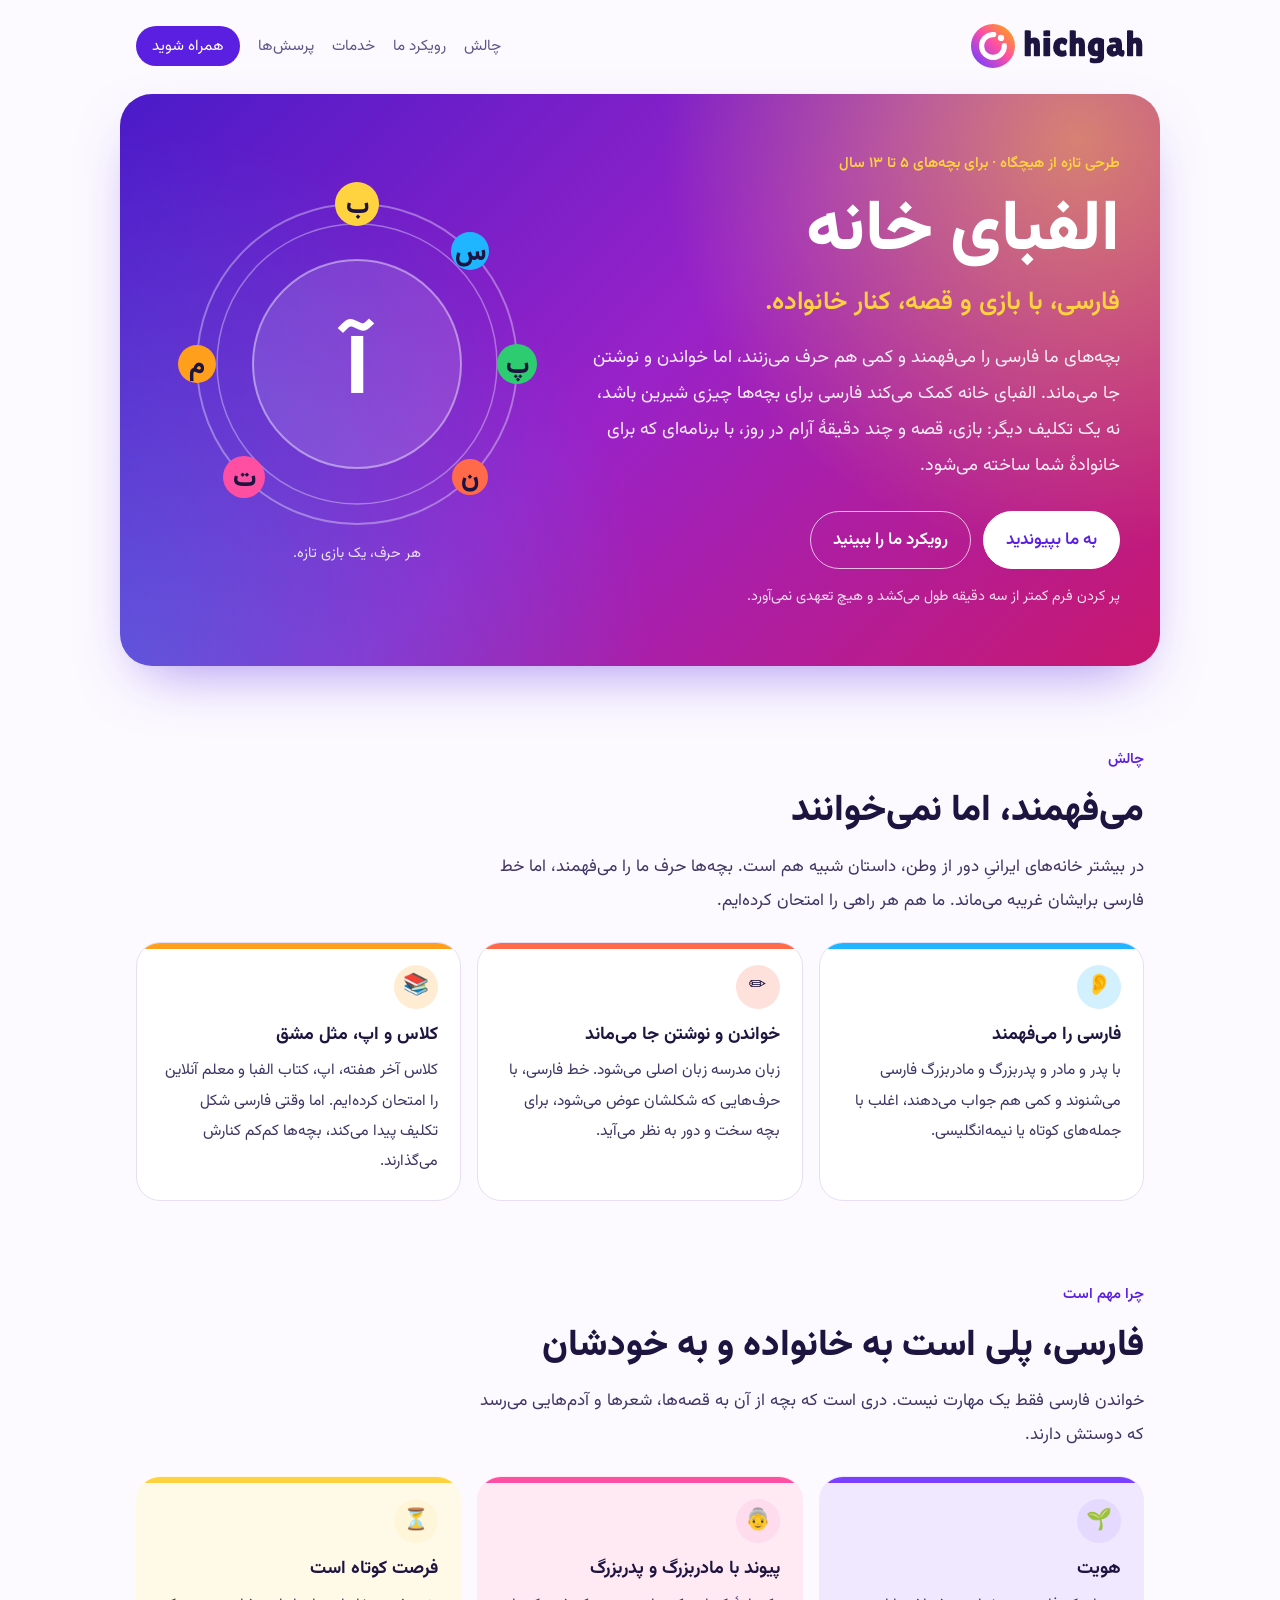
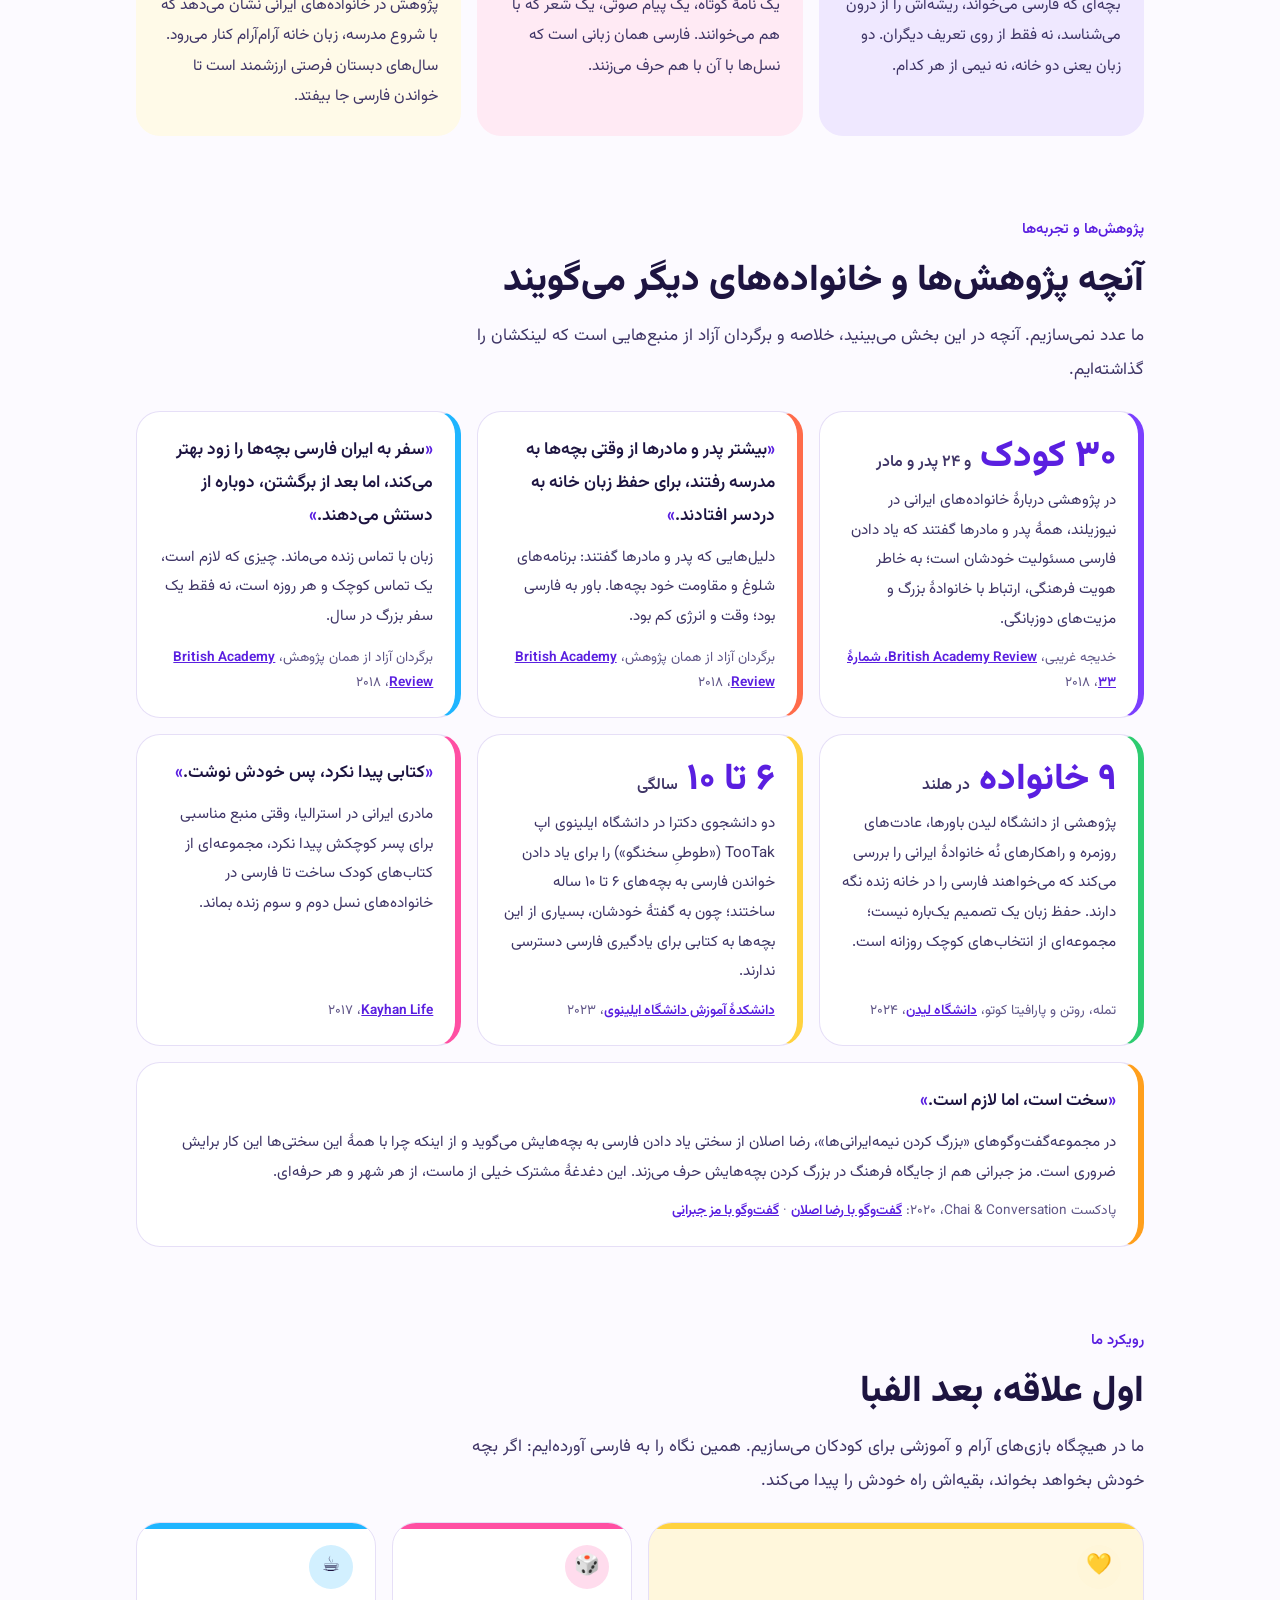
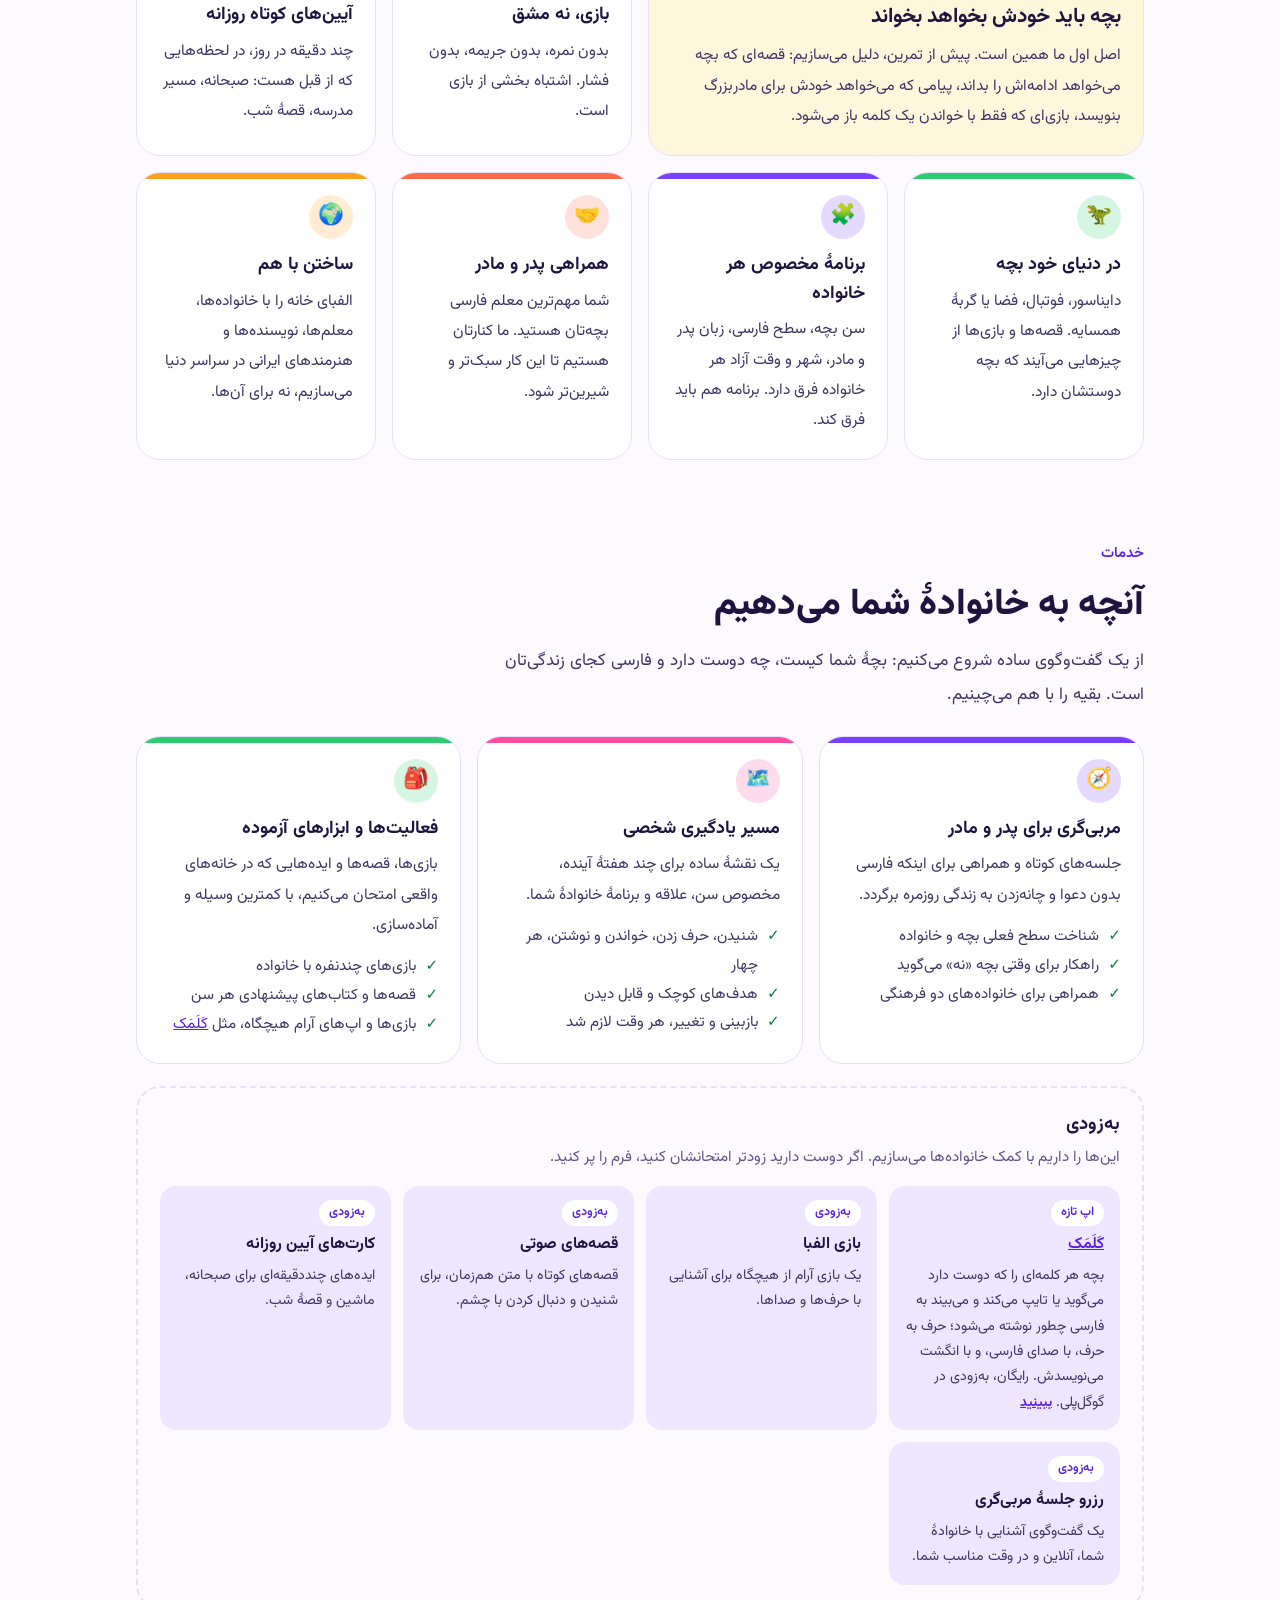
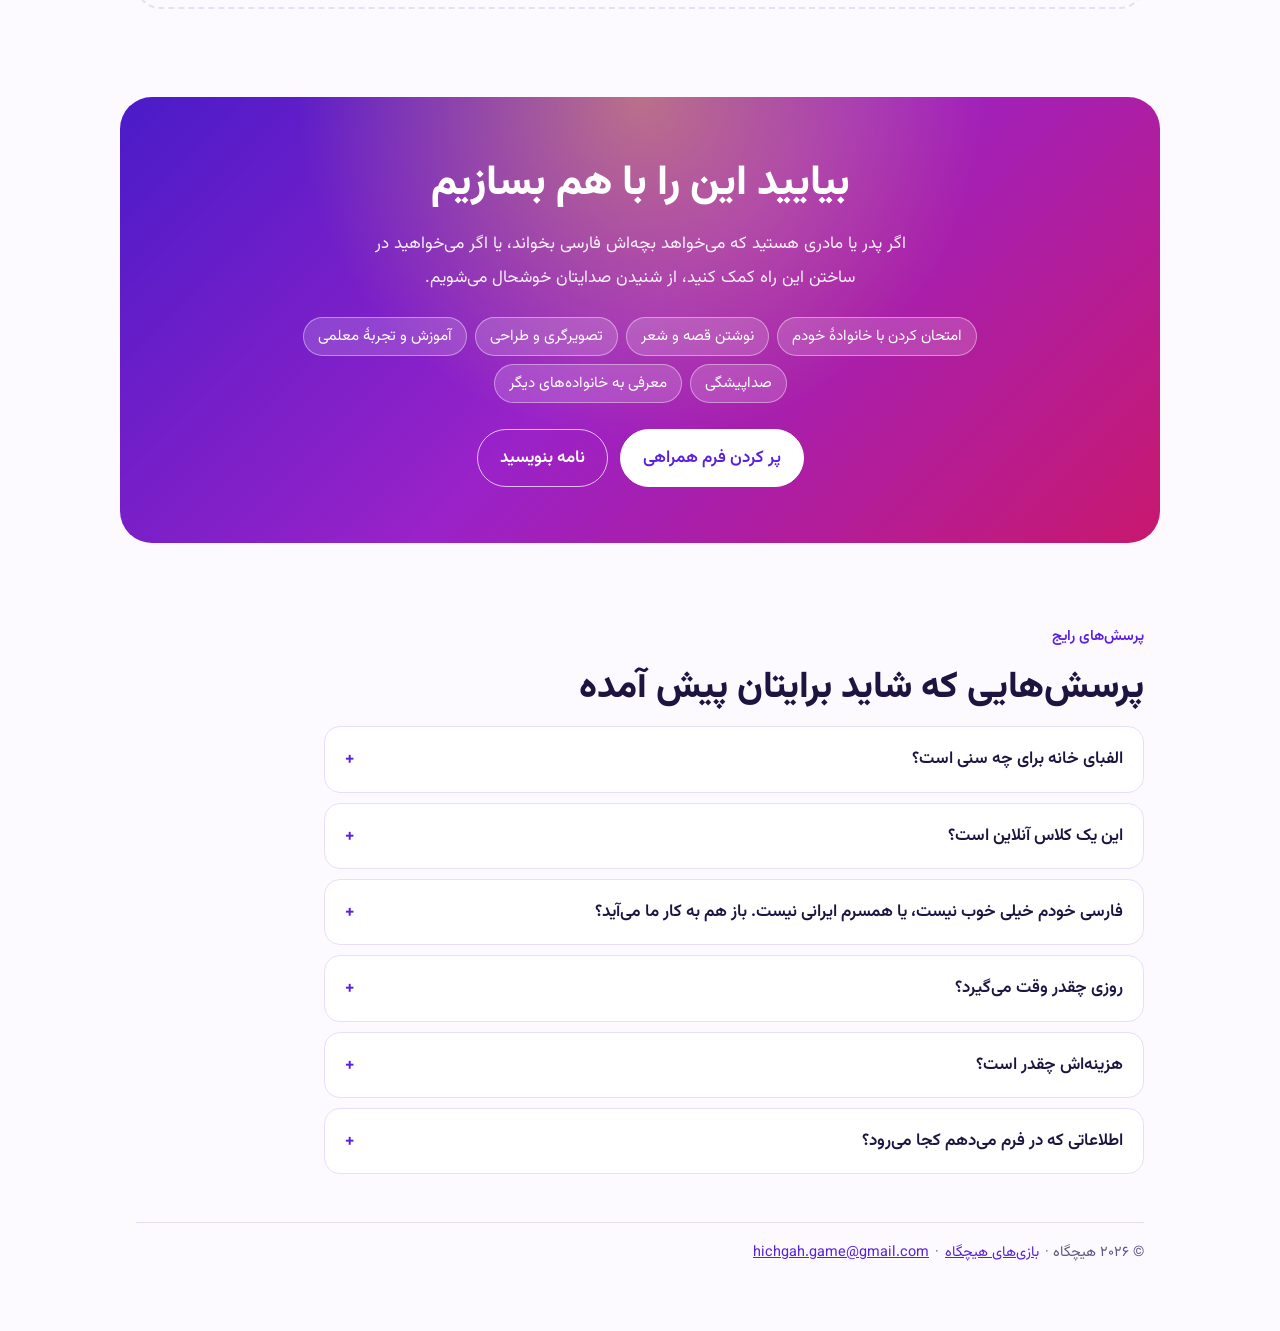
<file: farsi/index.html>
<!doctype html>
<html lang="fa" dir="rtl">
<head>
  <meta charset="utf-8">
  <meta name="viewport" content="width=device-width, initial-scale=1">
  <title>الفبای خانه | فارسی برای بچه‌های ایرانیِ دور از وطن</title>
  <meta name="description" content="الفبای خانه، طرحی تازه از هیچگاه: به خانواده‌های ایرانیِ خارج از کشور کمک می‌کند بچه‌های ۵ تا ۱۳ ساله‌شان فارسی را با بازی، قصه و آیین‌های کوتاه خانوادگی بخوانند، بنویسند، بشنوند و حرف بزنند.">
  <meta property="og:title" content="الفبای خانه: فارسی، با بازی و قصه، کنار خانواده">
  <meta property="og:description" content="برای خانواده‌های ایرانیِ دور از وطن با بچه‌های ۵ تا ۱۳ ساله: بازی به‌جای مشق، قصه به‌جای تمرین، و برنامه‌ای که برای خانوادهٔ شما ساخته می‌شود.">
  <meta property="og:type" content="website">
  <meta property="og:locale" content="fa_IR">
  <meta property="og:site_name" content="هیچگاه">
  <meta property="og:url" content="https://hichgahgame.github.io/farsi/">
  <meta property="og:image" content="https://hichgahgame.github.io/brand/logo/png/hichgah-app-icon-1024.png">
  <meta property="og:image:alt" content="نشان هیچگاه: حلقه‌ای باز و نقطه‌ای که از آن بیرون آمده است">
  <meta name="twitter:card" content="summary">
  <link rel="canonical" href="https://hichgahgame.github.io/farsi/">
  <link rel="icon" type="image/svg+xml" href="../favicon.svg">
  <link rel="icon" type="image/png" sizes="32x32" href="../favicon-32.png">
  <link rel="apple-touch-icon" href="../apple-touch-icon.png">
  <meta name="theme-color" content="#7B3FFF">
  <link rel="preconnect" href="https://fonts.googleapis.com">
  <link rel="preconnect" href="https://fonts.gstatic.com" crossorigin>
  <link href="https://fonts.googleapis.com/css2?family=Vazirmatn:wght@400;600;800&display=swap" rel="stylesheet">
  <link rel="stylesheet" href="../style.css">
  <link rel="stylesheet" href="../home.css">
  <link rel="stylesheet" href="farsi.css">
</head>
<body class="home alefba">
<main>
  <header class="topbar">
    <a class="lockup" href="../" aria-label="هیچگاه، صفحهٔ اصلی">
      <picture>
        <source srcset="../brand/logo/hichgah-logo-white.svg" media="(prefers-color-scheme: dark)">
        <img src="../brand/logo/hichgah-logo.svg" alt="هیچگاه" width="173" height="44">
      </picture>
    </a>
    <nav aria-label="بخش‌های صفحه">
      <a href="#problem">چالش</a>
      <a href="#approach">رویکرد ما</a>
      <a href="#offer">خدمات</a>
      <a href="#faq">پرسش‌ها</a>
      <a class="cta-mini" href="https://forms.gle/3xY1Wa8rTiTBfC9D9" target="_blank" rel="noopener">همراه شوید</a>
    </nav>
  </header>

  <!-- Hero -->
  <section class="home-hero">
    <div>
      <p class="eyebrow">طرحی تازه از هیچگاه · برای بچه‌های ۵ تا ۱۳ سال</p>
      <h1>الفبای خانه</h1>
      <p class="tagline">فارسی، با بازی و قصه، کنار خانواده.</p>
      <p class="lede">بچه‌های ما فارسی را می‌فهمند و کمی هم حرف می‌زنند، اما خواندن و نوشتن جا می‌ماند.
        الفبای خانه کمک می‌کند فارسی برای بچه‌ها چیزی شیرین باشد، نه یک تکلیف دیگر:
        بازی، قصه و چند دقیقهٔ آرام در روز، با برنامه‌ای که برای خانوادهٔ شما ساخته می‌شود.</p>
      <div class="actions">
        <a class="button primary" href="https://forms.gle/3xY1Wa8rTiTBfC9D9" target="_blank" rel="noopener">به ما بپیوندید</a>
        <a class="button ghost" href="#approach">رویکرد ما را ببینید</a>
      </div>
      <p class="hero-note">پر کردن فرم کمتر از سه دقیقه طول می‌کشد و هیچ تعهدی نمی‌آورد.</p>
    </div>
    <figure class="letters">
      <svg viewBox="0 0 340 340" role="img" aria-label="حرف «الف» در میان دایره‌ای باز، با حرف‌های رنگی الفبای فارسی که آرام به دورش می‌چرخند">
        <circle class="ring breath" cx="170" cy="170" r="160" stroke-width="2"/>
        <circle class="ring breath" cx="170" cy="170" r="140" stroke-width="1.5" style="animation-delay:-3s"/>
        <circle class="face" cx="170" cy="170" r="104" stroke-width="2"/>
        <text class="center" x="170" y="176" text-anchor="middle" dominant-baseline="central">آ</text>
        <g class="orbit">
          <g class="bead"><circle cx="170" cy="10" r="22" fill="var(--hg-sun)"/><text x="170" y="12" text-anchor="middle" dominant-baseline="central">ب</text></g>
          <g class="bead"><circle cx="330" cy="170" r="20" fill="var(--hg-leaf)"/><text x="330" y="172" text-anchor="middle" dominant-baseline="central">پ</text></g>
          <g class="bead"><circle cx="57" cy="283" r="21" fill="var(--hg-pink)"/><text x="57" y="285" text-anchor="middle" dominant-baseline="central">ت</text></g>
        </g>
        <g class="orbit slow">
          <g class="bead"><circle cx="283" cy="57" r="19" fill="var(--hg-sky)"/><text x="283" y="59" text-anchor="middle" dominant-baseline="central">س</text></g>
          <g class="bead"><circle cx="10" cy="170" r="19" fill="var(--hg-tangerine)"/><text x="10" y="172" text-anchor="middle" dominant-baseline="central">م</text></g>
          <g class="bead"><circle cx="283" cy="283" r="18" fill="var(--hg-coral)"/><text x="283" y="285" text-anchor="middle" dominant-baseline="central">ن</text></g>
        </g>
      </svg>
      <figcaption>هر حرف، یک بازی تازه.</figcaption>
    </figure>
  </section>

  <!-- The problem -->
  <section class="section" id="problem">
    <p class="eyebrow">چالش</p>
    <h2>می‌فهمند، اما نمی‌خوانند</h2>
    <p class="intro">در بیشتر خانه‌های ایرانیِ دور از وطن، داستان شبیه هم است. بچه‌ها حرف ما را می‌فهمند، اما خط فارسی برایشان
      غریبه می‌ماند. ما هم هر راهی را امتحان کرده‌ایم.</p>
    <ul class="cards">
      <li style="--c: var(--hg-sky)">
        <div class="icon" aria-hidden="true">👂</div>
        <h3>فارسی را می‌فهمند</h3>
        <p>با پدر و مادر و پدربزرگ و مادربزرگ فارسی می‌شنوند و کمی هم جواب می‌دهند، اغلب با جمله‌های کوتاه یا نیمه‌انگلیسی.</p>
      </li>
      <li style="--c: var(--hg-coral)">
        <div class="icon" aria-hidden="true">✏️</div>
        <h3>خواندن و نوشتن جا می‌ماند</h3>
        <p>زبان مدرسه زبان اصلی می‌شود. خط فارسی، با حرف‌هایی که شکلشان عوض می‌شود، برای بچه سخت و دور به نظر می‌آید.</p>
      </li>
      <li style="--c: var(--hg-tangerine)">
        <div class="icon" aria-hidden="true">📚</div>
        <h3>کلاس و اپ، مثل مشق</h3>
        <p>کلاس آخر هفته، اپ، کتاب الفبا و معلم آنلاین را امتحان کرده‌ایم. اما وقتی فارسی شکل تکلیف پیدا می‌کند، بچه‌ها کم‌کم کنارش می‌گذارند.</p>
      </li>
    </ul>
  </section>

  <!-- Why it matters -->
  <section class="section" id="why">
    <p class="eyebrow">چرا مهم است</p>
    <h2>فارسی، پلی است به خانواده و به خودشان</h2>
    <p class="intro">خواندن فارسی فقط یک مهارت نیست. دری است که بچه از آن به قصه‌ها، شعرها و آدم‌هایی می‌رسد که دوستش دارند.</p>
    <ul class="cards why">
      <li style="--c: var(--hg-violet)">
        <div class="icon" aria-hidden="true">🌱</div>
        <h3>هویت</h3>
        <p>بچه‌ای که فارسی می‌خواند، ریشه‌اش را از درون می‌شناسد، نه فقط از روی تعریف دیگران. دو زبان یعنی دو خانه، نه نیمی از هر کدام.</p>
      </li>
      <li style="--c: var(--hg-pink)">
        <div class="icon" aria-hidden="true">👵</div>
        <h3>پیوند با مادربزرگ و پدربزرگ</h3>
        <p>یک نامهٔ کوتاه، یک پیام صوتی، یک شعر که با هم می‌خوانند. فارسی همان زبانی است که نسل‌ها با آن با هم حرف می‌زنند.</p>
      </li>
      <li style="--c: var(--hg-sun)">
        <div class="icon" aria-hidden="true">⏳</div>
        <h3>فرصت کوتاه است</h3>
        <p>پژوهش در خانواده‌های ایرانی نشان می‌دهد که با شروع مدرسه، زبان خانه آرام‌آرام کنار می‌رود. سال‌های دبستان فرصتی ارزشمند است تا خواندن فارسی جا بیفتد.</p>
      </li>
    </ul>
  </section>

  <!-- Facts and research -->
  <section class="section" id="research">
    <p class="eyebrow">پژوهش‌ها و تجربه‌ها</p>
    <h2>آنچه پژوهش‌ها و خانواده‌های دیگر می‌گویند</h2>
    <p class="intro">ما عدد نمی‌سازیم. آنچه در این بخش می‌بینید، خلاصه و برگردان آزاد از منبع‌هایی است که لینکشان را گذاشته‌ایم.</p>
    <ul class="facts">
      <li class="fact" style="--c: var(--hg-violet)">
        <p class="big">۳۰ کودک <small>و ۲۴ پدر و مادر</small></p>
        <p>در پژوهشی دربارهٔ خانواده‌های ایرانی در نیوزیلند، همهٔ پدر و مادرها گفتند که یاد دادن فارسی مسئولیت خودشان است؛
          به خاطر هویت فرهنگی، ارتباط با خانوادهٔ بزرگ و مزیت‌های دوزبانگی.</p>
        <cite>خدیجه غریبی، <a href="https://www.thebritishacademy.ac.uk/publishing/review/33/persian-language-use-and-maintenance-new-zealands-iranian-diaspora/" target="_blank" rel="noopener"><bdi lang="en">British Academy Review</bdi>، شمارهٔ ۳۳</a>، ۲۰۱۸</cite>
      </li>
      <li class="fact" style="--c: var(--hg-coral)">
        <blockquote>بیشتر پدر و مادرها از وقتی بچه‌ها به مدرسه رفتند، برای حفظ زبان خانه به دردسر افتادند.</blockquote>
        <p>دلیل‌هایی که پدر و مادرها گفتند: برنامه‌های شلوغ و مقاومت خود بچه‌ها. باور به فارسی بود؛ وقت و انرژی کم بود.</p>
        <cite>برگردان آزاد از همان پژوهش، <a href="https://www.thebritishacademy.ac.uk/publishing/review/33/persian-language-use-and-maintenance-new-zealands-iranian-diaspora/" target="_blank" rel="noopener"><bdi lang="en">British Academy Review</bdi></a>، ۲۰۱۸</cite>
      </li>
      <li class="fact" style="--c: var(--hg-sky)">
        <blockquote>سفر به ایران فارسی بچه‌ها را زود بهتر می‌کند، اما بعد از برگشتن، دوباره از دستش می‌دهند.</blockquote>
        <p>زبان با تماس زنده می‌ماند. چیزی که لازم است، یک تماس کوچک و هر روزه است، نه فقط یک سفر بزرگ در سال.</p>
        <cite>برگردان آزاد از همان پژوهش، <a href="https://www.thebritishacademy.ac.uk/publishing/review/33/persian-language-use-and-maintenance-new-zealands-iranian-diaspora/" target="_blank" rel="noopener"><bdi lang="en">British Academy Review</bdi></a>، ۲۰۱۸</cite>
      </li>
      <li class="fact" style="--c: var(--hg-leaf)">
        <p class="big">۹ خانواده <small>در هلند</small></p>
        <p>پژوهشی از دانشگاه لیدن باورها، عادت‌های روزمره و راهکارهای نُه خانوادهٔ ایرانی را بررسی می‌کند که می‌خواهند فارسی را در خانه زنده نگه دارند.
          حفظ زبان یک تصمیم یک‌باره نیست؛ مجموعه‌ای از انتخاب‌های کوچک روزانه است.</p>
        <cite>تمله، روتن و پارافیتا کوتو، <a href="https://scholarlypublications.universiteitleiden.nl/access/item%3A4175242/view" target="_blank" rel="noopener">دانشگاه لیدن</a>، ۲۰۲۴</cite>
      </li>
      <li class="fact" style="--c: var(--hg-sun)">
        <p class="big">۶ تا ۱۰ <small>سالگی</small></p>
        <p>دو دانشجوی دکترا در دانشگاه ایلینوی اپ <bdi lang="en">TooTak</bdi> («طوطیِ سخنگو») را برای یاد دادن خواندن فارسی به بچه‌های ۶ تا ۱۰ ساله ساختند؛
          چون به گفتهٔ خودشان، بسیاری از این بچه‌ها به کتابی برای یادگیری فارسی دسترسی ندارند.</p>
        <cite><a href="https://education.illinois.edu/about/news-events/news/article/2023/08/30/how-tootak-the-talking-parrot-can-help-kids-learn-to-read-farsi" target="_blank" rel="noopener">دانشکدهٔ آموزش دانشگاه ایلینوی</a>، ۲۰۲۳</cite>
      </li>
      <li class="fact" style="--c: var(--hg-pink)">
        <blockquote>کتابی پیدا نکرد، پس خودش نوشت.</blockquote>
        <p>مادری ایرانی در استرالیا، وقتی منبع مناسبی برای پسر کوچکش پیدا نکرد، مجموعه‌ای از کتاب‌های کودک ساخت تا فارسی در خانواده‌های نسل دوم و سوم زنده بماند.</p>
        <cite><a href="https://kayhanlife.com/?p=3814" target="_blank" rel="noopener"><bdi lang="en">Kayhan Life</bdi></a>، ۲۰۱۷</cite>
      </li>
      <li class="fact wide" style="--c: var(--hg-tangerine)">
        <blockquote>سخت است، اما لازم است.</blockquote>
        <p>در مجموعه‌گفت‌وگوهای «بزرگ کردن نیمه‌ایرانی‌ها»، رضا اصلان از سختی یاد دادن فارسی به بچه‌هایش می‌گوید و از اینکه چرا با همهٔ این سختی‌ها
          این کار برایش ضروری است. مز جبرانی هم از جایگاه فرهنگ در بزرگ کردن بچه‌هایش حرف می‌زند. این دغدغهٔ مشترک خیلی از ماست، از هر شهر و هر حرفه‌ای.</p>
        <cite>پادکست <bdi lang="en">Chai &amp; Conversation</bdi>، ۲۰۲۰:
          <a href="https://chaiandconversation.com/2020/raising-neem-roonis-interview-reza-aslan" target="_blank" rel="noopener">گفت‌وگو با رضا اصلان</a> ·
          <a href="https://chaiandconversation.com/2020/raising-neem-roonis-interview-maz-jobrani" target="_blank" rel="noopener">گفت‌وگو با مز جبرانی</a></cite>
      </li>
    </ul>
  </section>

  <!-- Our approach -->
  <section class="section" id="approach">
    <p class="eyebrow">رویکرد ما</p>
    <h2>اول علاقه، بعد الفبا</h2>
    <p class="intro">ما در هیچگاه بازی‌های آرام و آموزشی برای کودکان می‌سازیم. همین نگاه را به فارسی آورده‌ایم:
      اگر بچه خودش بخواهد بخواند، بقیه‌اش راه خودش را پیدا می‌کند.</p>
    <ul class="cards approach">
      <li style="--c: var(--hg-sun)">
        <div class="icon" aria-hidden="true">💛</div>
        <h3>بچه باید خودش بخواهد بخواند</h3>
        <p>اصل اول ما همین است. پیش از تمرین، دلیل می‌سازیم: قصه‌ای که بچه می‌خواهد ادامه‌اش را بداند، پیامی که می‌خواهد خودش برای مادربزرگ بنویسد،
          بازی‌ای که فقط با خواندن یک کلمه باز می‌شود.</p>
      </li>
      <li style="--c: var(--hg-pink)">
        <div class="icon" aria-hidden="true">🎲</div>
        <h3>بازی، نه مشق</h3>
        <p>بدون نمره، بدون جریمه، بدون فشار. اشتباه بخشی از بازی است.</p>
      </li>
      <li style="--c: var(--hg-sky)">
        <div class="icon" aria-hidden="true">☕</div>
        <h3>آیین‌های کوتاه روزانه</h3>
        <p>چند دقیقه در روز، در لحظه‌هایی که از قبل هست: صبحانه، مسیر مدرسه، قصهٔ شب.</p>
      </li>
      <li style="--c: var(--hg-leaf)">
        <div class="icon" aria-hidden="true">🦖</div>
        <h3>در دنیای خود بچه</h3>
        <p>دایناسور، فوتبال، فضا یا گربهٔ همسایه. قصه‌ها و بازی‌ها از چیزهایی می‌آیند که بچه دوستشان دارد.</p>
      </li>
      <li style="--c: var(--hg-violet)">
        <div class="icon" aria-hidden="true">🧩</div>
        <h3>برنامهٔ مخصوص هر خانواده</h3>
        <p>سن بچه، سطح فارسی، زبان پدر و مادر، شهر و وقت آزاد هر خانواده فرق دارد. برنامه هم باید فرق کند.</p>
      </li>
      <li style="--c: var(--hg-coral)">
        <div class="icon" aria-hidden="true">🤝</div>
        <h3>همراهی پدر و مادر</h3>
        <p>شما مهم‌ترین معلم فارسی بچه‌تان هستید. ما کنارتان هستیم تا این کار سبک‌تر و شیرین‌تر شود.</p>
      </li>
      <li style="--c: var(--hg-tangerine)">
        <div class="icon" aria-hidden="true">🌍</div>
        <h3>ساختن با هم</h3>
        <p>الفبای خانه را با خانواده‌ها، معلم‌ها، نویسنده‌ها و هنرمندهای ایرانی در سراسر دنیا می‌سازیم، نه برای آن‌ها.</p>
      </li>
    </ul>
  </section>

  <!-- What we offer -->
  <section class="section" id="offer">
    <p class="eyebrow">خدمات</p>
    <h2>آنچه به خانوادهٔ شما می‌دهیم</h2>
    <p class="intro">از یک گفت‌وگوی ساده شروع می‌کنیم: بچهٔ شما کیست، چه دوست دارد و فارسی کجای زندگی‌تان است. بقیه را با هم می‌چینیم.</p>
    <ul class="cards offer">
      <li style="--c: var(--hg-violet)">
        <div class="icon" aria-hidden="true">🧭</div>
        <h3>مربی‌گری برای پدر و مادر</h3>
        <p>جلسه‌های کوتاه و همراهی برای اینکه فارسی بدون دعوا و چانه‌زدن به زندگی روزمره برگردد.</p>
        <ul class="ticks">
          <li>شناخت سطح فعلی بچه و خانواده</li>
          <li>راهکار برای وقتی بچه «نه» می‌گوید</li>
          <li>همراهی برای خانواده‌های دو فرهنگی</li>
        </ul>
      </li>
      <li style="--c: var(--hg-pink)">
        <div class="icon" aria-hidden="true">🗺️</div>
        <h3>مسیر یادگیری شخصی</h3>
        <p>یک نقشهٔ ساده برای چند هفتهٔ آینده، مخصوص سن، علاقه و برنامهٔ خانوادهٔ شما.</p>
        <ul class="ticks">
          <li>شنیدن، حرف زدن، خواندن و نوشتن، هر چهار</li>
          <li>هدف‌های کوچک و قابل دیدن</li>
          <li>بازبینی و تغییر، هر وقت لازم شد</li>
        </ul>
      </li>
      <li style="--c: var(--hg-leaf)">
        <div class="icon" aria-hidden="true">🎒</div>
        <h3>فعالیت‌ها و ابزارهای آزموده</h3>
        <p>بازی‌ها، قصه‌ها و ایده‌هایی که در خانه‌های واقعی امتحان می‌کنیم، با کمترین وسیله و آماده‌سازی.</p>
        <ul class="ticks">
          <li>بازی‌های چندنفره با خانواده</li>
          <li>قصه‌ها و کتاب‌های پیشنهادی هر سن</li>
          <li>بازی‌ها و اپ‌های آرام هیچگاه، مثل <a href="../kalamak/">کَلَمَک</a></li>
        </ul>
      </li>
    </ul>

    <!--
      «به‌زودی»: future Hichgah products and solutions.
      To launch one: replace its <span class="tag">به‌زودی</span> with
        <a href="https://…">ببینید</a>
      and update its description. Add a new product by copying one <li> block.
    -->
    <div class="soon-box" id="soon">
      <h3>به‌زودی</h3>
      <p>این‌ها را داریم با کمک خانواده‌ها می‌سازیم. اگر دوست دارید زودتر امتحانشان کنید، فرم را پر کنید.</p>
      <ul class="soon">
        <li data-slot="kalamak">
          <span class="tag">اپ تازه</span>
          <strong><a href="../kalamak/">کَلَمَک</a></strong>
          <span class="what">بچه هر کلمه‌ای را که دوست دارد می‌گوید یا تایپ می‌کند و می‌بیند به فارسی چطور نوشته می‌شود؛ حرف به حرف، با صدای فارسی، و با انگشت می‌نویسدش. رایگان، به‌زودی در گوگل‌پلی. <a href="../kalamak/">ببینید</a></span>
        </li>
        <li data-slot="game">
          <span class="tag">به‌زودی</span>
          <strong>بازی الفبا</strong>
          <span class="what">یک بازی آرام از هیچگاه برای آشنایی با حرف‌ها و صداها.</span>
        </li>
        <li data-slot="stories">
          <span class="tag">به‌زودی</span>
          <strong>قصه‌های صوتی</strong>
          <span class="what">قصه‌های کوتاه با متن هم‌زمان، برای شنیدن و دنبال کردن با چشم.</span>
        </li>
        <li data-slot="rituals">
          <span class="tag">به‌زودی</span>
          <strong>کارت‌های آیین روزانه</strong>
          <span class="what">ایده‌های چنددقیقه‌ای برای صبحانه، ماشین و قصهٔ شب.</span>
        </li>
        <li data-slot="coaching">
          <span class="tag">به‌زودی</span>
          <strong>رزرو جلسهٔ مربی‌گری</strong>
          <span class="what">یک گفت‌وگوی آشنایی با خانوادهٔ شما، آنلاین و در وقت مناسب شما.</span>
        </li>
      </ul>
    </div>
  </section>

  <!-- Get involved -->
  <section class="closing" id="join">
    <h2>بیایید این را با هم بسازیم</h2>
    <p>اگر پدر یا مادری هستید که می‌خواهد بچه‌اش فارسی بخواند، یا اگر می‌خواهید در ساختن این راه کمک کنید، از شنیدن صدایتان خوشحال می‌شویم.</p>
    <ul class="join-ways" aria-label="راه‌های همراهی">
      <li>امتحان کردن با خانوادهٔ خودم</li>
      <li>نوشتن قصه و شعر</li>
      <li>تصویرگری و طراحی</li>
      <li>آموزش و تجربهٔ معلمی</li>
      <li>صداپیشگی</li>
      <li>معرفی به خانواده‌های دیگر</li>
    </ul>
    <div class="actions" style="justify-content:center">
      <a class="button primary" href="https://forms.gle/3xY1Wa8rTiTBfC9D9" target="_blank" rel="noopener">پر کردن فرم همراهی</a>
      <a class="button ghost" href="mailto:hichgah.game@gmail.com">نامه بنویسید</a>
    </div>
  </section>

  <!-- FAQ -->
  <section class="section" id="faq">
    <p class="eyebrow">پرسش‌های رایج</p>
    <h2>پرسش‌هایی که شاید برایتان پیش آمده</h2>
    <div class="faq">
      <details>
        <summary>الفبای خانه برای چه سنی است؟</summary>
        <p>برای بچه‌های ۵ تا ۱۳ ساله و پدر و مادرهایشان. برای کوچک‌ترها بیشتر شنیدن و بازی با صداهاست، و برای بزرگ‌ترها خواندن و نوشتن چیزهایی که برایشان معنا دارد.</p>
      </details>
      <details>
        <summary>این یک کلاس آنلاین است؟</summary>
        <p>نه. ما به‌جای یک کلاس دیگر، کنار شما هستیم تا فارسی در زندگی روزمرهٔ خانواده جا باز کند: با مربی‌گری، یک برنامهٔ شخصی و فعالیت‌هایی که در خانه انجام می‌شوند.</p>
      </details>
      <details>
        <summary>فارسی خودم خیلی خوب نیست، یا همسرم ایرانی نیست. باز هم به کار ما می‌آید؟</summary>
        <p>بله. خیلی از خانواده‌ها همین وضعیت را دارند. برنامه بر اساس زبان‌های خانهٔ شما و وقتی که دارید ساخته می‌شود، و بخشی از آن کاری است که همهٔ اعضای خانواده می‌توانند با هم انجام دهند.</p>
      </details>
      <details>
        <summary>روزی چقدر وقت می‌گیرد؟</summary>
        <p>کم. هدف ما آیین‌های چنددقیقه‌ای است که در برنامهٔ فعلی شما جا شوند، نه یک کار تازه که باید برایش وقت جدا کنید.</p>
      </details>
      <details>
        <summary>هزینه‌اش چقدر است؟</summary>
        <p>پر کردن فرم و همراهی در ساختن این طرح رایگان است و تعهدی نمی‌آورد. پیش از شروع هر خدمت پولی، هزینه را روشن و ساده با شما در میان می‌گذاریم.</p>
      </details>
      <details>
        <summary>اطلاعاتی که در فرم می‌دهم کجا می‌رود؟</summary>
        <p>فقط برای تماس با شما دربارهٔ الفبای خانه از آن استفاده می‌کنیم. آن را به کسی نمی‌فروشیم و با کسی به اشتراک نمی‌گذاریم.</p>
      </details>
    </div>
  </section>

  <footer>© ۲۰۲۶ هیچگاه · <a href="../">بازی‌های هیچگاه</a> · <a href="mailto:hichgah.game@gmail.com"><bdi>hichgah.game@gmail.com</bdi></a></footer>
</main>
</body>
</html>
</file>
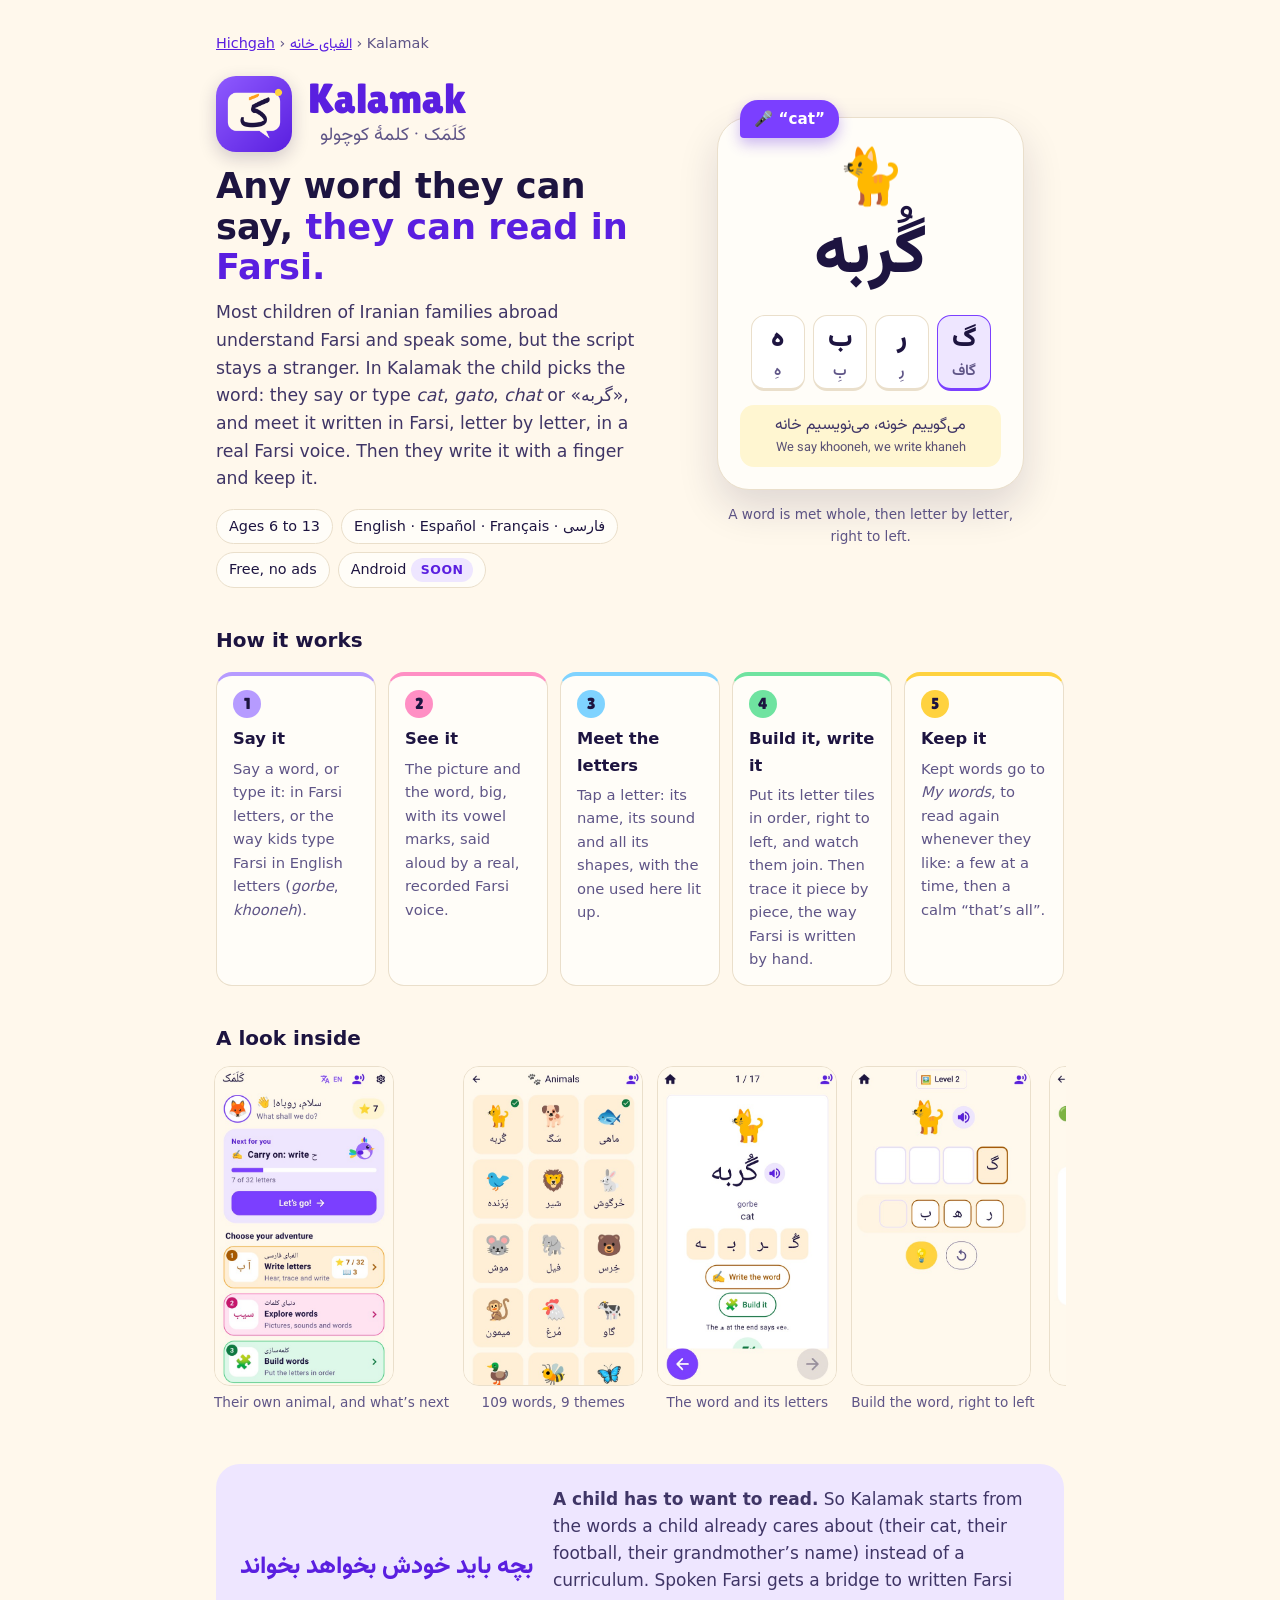
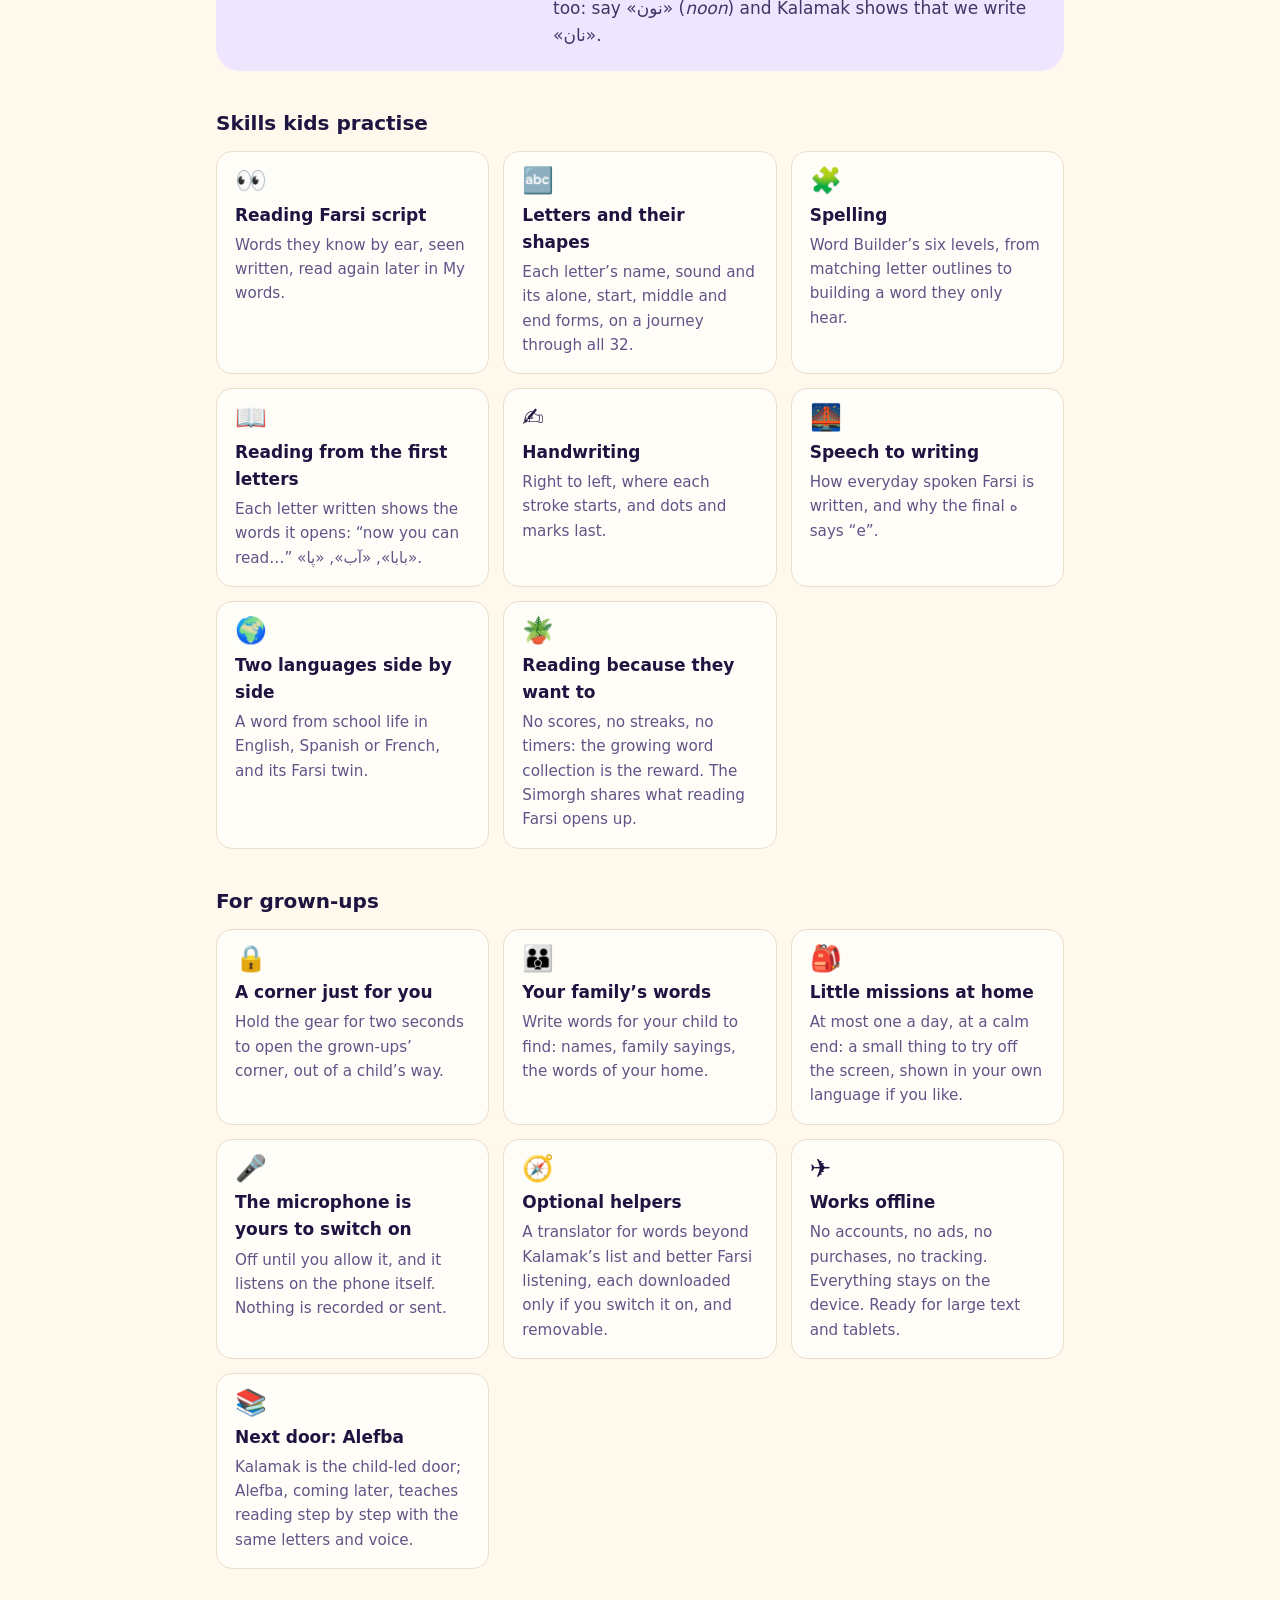
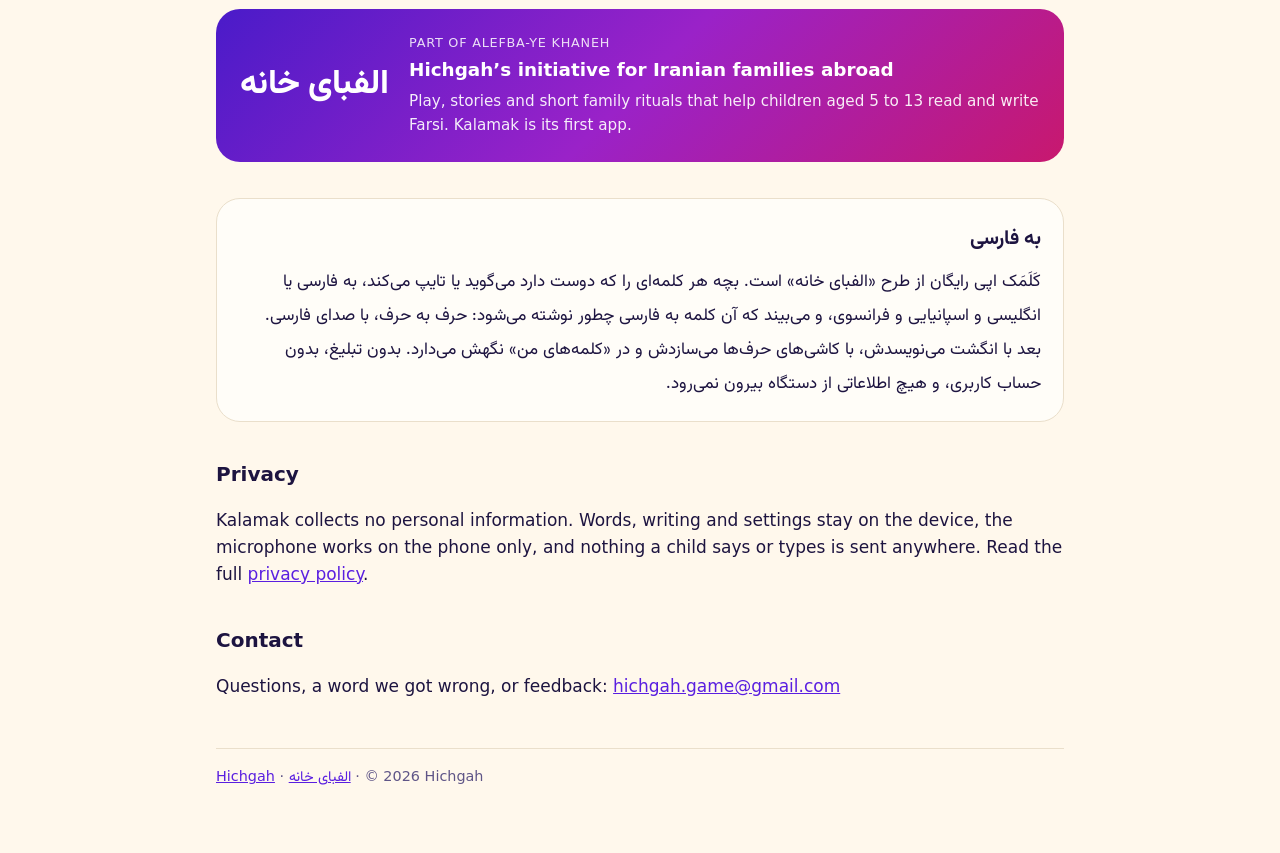
<file: kalamak/index.html>
<!doctype html>
<html lang="en">
<head>
  <meta charset="utf-8">
  <meta name="viewport" content="width=device-width, initial-scale=1">
  <title>Kalamak</title>
  <meta name="description" content="Kalamak (کَلَمَک, little word): a child says or types a word in English, Spanish, French or Farsi and meets it written in Farsi, letter by letter. Free, calm and private, for Iranian children abroad aged 6 to 13. Part of Alefba-ye Khaneh by Hichgah.">
  <meta property="og:title" content="Kalamak: say a word, see it in Farsi">
  <meta property="og:description" content="For Iranian children abroad, aged 6 to 13: any word they can say becomes a word they can read and write in Farsi. Free, no ads, no accounts.">
  <meta property="og:type" content="website">
  <meta property="og:url" content="https://hichgahgame.github.io/kalamak/">
  <meta property="og:image" content="https://hichgahgame.github.io/kalamak/media/icon.png">
  <meta property="og:image:alt" content="The Kalamak icon: a cream speech bubble holding the Farsi letter کَ on violet">
  <link rel="canonical" href="https://hichgahgame.github.io/kalamak/">
  <link rel="icon" type="image/png" href="media/icon.png">
  <link rel="apple-touch-icon" href="media/icon.png">
  <meta name="theme-color" content="#5A1FE0">
  <link rel="preconnect" href="https://fonts.googleapis.com">
  <link rel="preconnect" href="https://fonts.gstatic.com" crossorigin>
  <link href="https://fonts.googleapis.com/css2?family=Lilita+One&family=Vazirmatn:wght@400;600;800&display=swap" rel="stylesheet">
  <link rel="stylesheet" href="../style.css">
  <link rel="stylesheet" href="theme.css">
  <link rel="stylesheet" href="kalamak.css">
</head>
<body>
<main>
  <nav class="crumbs"><a href="../">Hichgah</a> › <a href="../farsi/" lang="fa" dir="rtl">الفبای خانه</a> › Kalamak</nav>

  <section class="k-hero">
    <div>
      <div class="name">
        <img src="media/icon.png" alt="Kalamak app icon" width="76" height="76">
        <div>
          <p class="logo">Kalamak</p>
          <span class="fa" lang="fa" dir="rtl">کَلَمَک · کلمهٔ کوچولو</span>
        </div>
      </div>
      <h1>Any word they can say, <em>they can read in Farsi.</em></h1>
      <p class="lede">Most children of Iranian families abroad understand Farsi and speak some, but the script stays a
        stranger. In Kalamak the child picks the word: they say or type <em>cat</em>, <em>gato</em>, <em>chat</em> or
        «گربه», and meet it written in Farsi, letter by letter, in a real Farsi voice. Then they write it with a finger
        and keep it.</p>
      <ul class="facts">
        <li>Ages 6 to 13</li>
        <li>English · Español · Français · فارسی</li>
        <li>Free, no ads</li>
        <li>Android <span class="status">Soon</span></li>
      </ul>
    </div>
    <figure>
      <div class="wordcard" role="img" aria-label="Kalamak's word card: the child said cat, and sees a cat, the Farsi word gorbeh with its vowel mark, and its letters gaf, re, be and he as tiles">
        <span class="said">🎤 “cat”</span>
        <div class="pic" aria-hidden="true">🐈</div>
        <p class="word" lang="fa" dir="rtl">گ<span class="v">ُ</span>ربه</p>
        <ul class="tiles" lang="fa" dir="rtl">
          <li class="on"><b>گ</b><small>گاف</small></li>
          <li><b>ر</b><small>رِ</small></li>
          <li><b>ب</b><small>بِ</small></li>
          <li><b>ه</b><small>هِ</small></li>
        </ul>
        <p class="bridge" lang="fa" dir="rtl">می‌گوییم خونه، می‌نویسیم خانه<span lang="en" dir="ltr">We say khooneh, we write khaneh</span></p>
      </div>
      <figcaption>A word is met whole, then letter by letter, right to left.</figcaption>
    </figure>
  </section>

  <h2>How it works</h2>
  <ol class="steps">
    <li style="--c: var(--hg-violet-night)"><strong>Say it</strong><p>Say a word, or type it: in Farsi letters, or the way kids type Farsi in English letters (<em>gorbe</em>, <em>khooneh</em>).</p></li>
    <li style="--c: var(--hg-pink-night)"><strong>See it</strong><p>The picture and the word, big, with its vowel marks, said aloud by a real, recorded Farsi voice.</p></li>
    <li style="--c: var(--hg-sky-night)"><strong>Meet the letters</strong><p>Tap a letter: its name, its sound and all its shapes, with the one used here lit up.</p></li>
    <li style="--c: var(--hg-leaf-night)"><strong>Build it, write it</strong><p>Put its letter tiles in order, right to left, and watch them join. Then trace it piece by piece, the way Farsi is written by hand.</p></li>
    <li style="--c: var(--hg-sun)"><strong>Keep it</strong><p>Kept words go to <em>My words</em>, to read again whenever they like: a few at a time, then a calm “that’s all”.</p></li>
  </ol>

  <h2>A look inside</h2>
  <div class="shots">
    <figure><img src="media/01_home.jpg" alt="Home: the child's fox says hello, a Next for you card to carry on writing the letter he, seven of 32 letters done, and three adventures: write letters, explore words, build words" loading="lazy" width="540" height="960"><figcaption>Their own animal, and what’s next</figcaption></figure>
    <figure><img src="media/02_animals.jpg" alt="The animals theme: pictures of a cat, dog, fish, bird, lion, rabbit and more, each with its Farsi name, kept words ticked" loading="lazy" width="540" height="960"><figcaption>109 words, 9 themes</figcaption></figure>
    <figure><img src="media/03_word.jpg" alt="The word page for cat: a cat, the Farsi word gorbeh with its vowel mark and a speaker button, its four letters as tiles, Write the word and Build it buttons, and a note that the final he says e" loading="lazy" width="540" height="960"><figcaption>The word and its letters</figcaption></figure>
    <figure><img src="media/04_build.jpg" alt="Word Builder, level 2: a picture of a cat, four empty boxes filled right to left with gaf already placed, and loose letter tiles below, with a hint and start again button" loading="lazy" width="540" height="960"><figcaption>Build the word, right to left</figcaption></figure>
    <figure><img src="media/05_write_word.jpg" alt="Writing gorbeh with a finger: the first part glows orange with a green dot and arrow showing where to start" loading="lazy" width="540" height="960"><figcaption>Write it with a finger</figcaption></figure>
    <figure><img src="media/06_journey.jpg" alt="The letter journey: a winding path through the sky, golden letters with stars already written, the next letter he glowing violet beside the Simorgh" loading="lazy" width="540" height="960"><figcaption>32 letters, one path</figcaption></figure>
    <figure><img src="media/07_can_read.jpg" alt="Words you can read: after seven letters, the child can already read baba, ab (water) and pa (foot)" loading="lazy" width="540" height="960"><figcaption>Every letter opens words</figcaption></figure>
    <figure><img src="media/08_my_words.jpg" alt="My words: the Farsi word gorbeh alone, asking can you read it, with an eye button to check" loading="lazy" width="540" height="960"><figcaption>Read your words again</figcaption></figure>
  </div>

  <section class="idea">
    <blockquote lang="fa" dir="rtl">بچه باید خودش بخواهد بخواند</blockquote>
    <p><strong>A child has to want to read.</strong> So Kalamak starts from the words a child already cares about
      (their cat, their football, their grandmother’s name) instead of a curriculum. Spoken Farsi gets a bridge to
      written Farsi too: say «نون» (<em>noon</em>) and Kalamak shows that we write «نان».</p>
  </section>

  <h2>Skills kids practise</h2>
  <ul class="skills">
    <li><span class="emoji" aria-hidden="true">👀</span><strong>Reading Farsi script</strong><p>Words they know by ear, seen written, read again later in My words.</p></li>
    <li><span class="emoji" aria-hidden="true">🔤</span><strong>Letters and their shapes</strong><p>Each letter’s name, sound and its alone, start, middle and end forms, on a journey through all 32.</p></li>
    <li><span class="emoji" aria-hidden="true">🧩</span><strong>Spelling</strong><p>Word Builder’s six levels, from matching letter outlines to building a word they only hear.</p></li>
    <li><span class="emoji" aria-hidden="true">📖</span><strong>Reading from the first letters</strong><p>Each letter written shows the words it opens: “now you can read…” «بابا», «آب», «پا».</p></li>
    <li><span class="emoji" aria-hidden="true">✍️</span><strong>Handwriting</strong><p>Right to left, where each stroke starts, and dots and marks last.</p></li>
    <li><span class="emoji" aria-hidden="true">🌉</span><strong>Speech to writing</strong><p>How everyday spoken Farsi is written, and why the final ه says “e”.</p></li>
    <li><span class="emoji" aria-hidden="true">🌍</span><strong>Two languages side by side</strong><p>A word from school life in English, Spanish or French, and its Farsi twin.</p></li>
    <li><span class="emoji" aria-hidden="true">🪴</span><strong>Reading because they want to</strong><p>No scores, no streaks, no timers: the growing word collection is the reward. The Simorgh shares what reading Farsi opens up.</p></li>
  </ul>

  <h2>For grown-ups</h2>
  <ul class="skills">
    <li><span class="emoji" aria-hidden="true">🔒</span><strong>A corner just for you</strong><p>Hold the gear for two seconds to open the grown-ups’ corner, out of a child’s way.</p></li>
    <li><span class="emoji" aria-hidden="true">👪</span><strong>Your family’s words</strong><p>Write words for your child to find: names, family sayings, the words of your home.</p></li>
    <li><span class="emoji" aria-hidden="true">🎒</span><strong>Little missions at home</strong><p>At most one a day, at a calm end: a small thing to try off the screen, shown in your own language if you like.</p></li>
    <li><span class="emoji" aria-hidden="true">🎤</span><strong>The microphone is yours to switch on</strong><p>Off until you allow it, and it listens on the phone itself. Nothing is recorded or sent.</p></li>
    <li><span class="emoji" aria-hidden="true">🧭</span><strong>Optional helpers</strong><p>A translator for words beyond Kalamak’s list and better Farsi listening, each downloaded only if you switch it on, and removable.</p></li>
    <li><span class="emoji" aria-hidden="true">✈️</span><strong>Works offline</strong><p>No accounts, no ads, no purchases, no tracking. Everything stays on the device. Ready for large text and tablets.</p></li>
    <li><span class="emoji" aria-hidden="true">📚</span><strong>Next door: Alefba</strong><p>Kalamak is the child-led door; Alefba, coming later, teaches reading step by step with the same letters and voice.</p></li>
  </ul>

  <a class="initiative" href="../farsi/">
    <span class="word" lang="fa" dir="rtl" aria-hidden="true">الفبای خانه</span>
    <span>
      <span class="eyebrow">Part of Alefba-ye Khaneh</span>
      <strong>Hichgah’s initiative for Iranian families abroad</strong>
      <span class="sub">Play, stories and short family rituals that help children aged 5 to 13 read and write Farsi. Kalamak is its first app.</span>
    </span>
  </a>

  <section class="fa-note" lang="fa" dir="rtl">
    <h2>به فارسی</h2>
    <p>کَلَمَک اپی رایگان از طرح «الفبای خانه» است. بچه هر کلمه‌ای را که دوست دارد می‌گوید یا تایپ می‌کند، به فارسی یا انگلیسی
      و اسپانیایی و فرانسوی، و می‌بیند که آن کلمه به فارسی چطور نوشته می‌شود: حرف به حرف، با صدای فارسی. بعد با انگشت
      می‌نویسدش، با کاشی‌های حرف‌ها می‌سازدش و در «کلمه‌های من» نگهش می‌دارد. بدون تبلیغ، بدون حساب کاربری، و هیچ اطلاعاتی از دستگاه بیرون نمی‌رود.</p>
  </section>

  <h2>Privacy</h2>
  <p>Kalamak collects no personal information. Words, writing and settings stay on the device, the microphone works
    on the phone only, and nothing a child says or types is sent anywhere. Read the full <a href="privacy/">privacy policy</a>.</p>

  <h2>Contact</h2>
  <p>Questions, a word we got wrong, or feedback: <a href="mailto:hichgah.game@gmail.com">hichgah.game@gmail.com</a></p>

  <footer>
    <a href="../">Hichgah</a> · <a href="../farsi/" lang="fa" dir="rtl">الفبای خانه</a> · © 2026 Hichgah
  </footer>
</main>
</body>
</html>
</file>
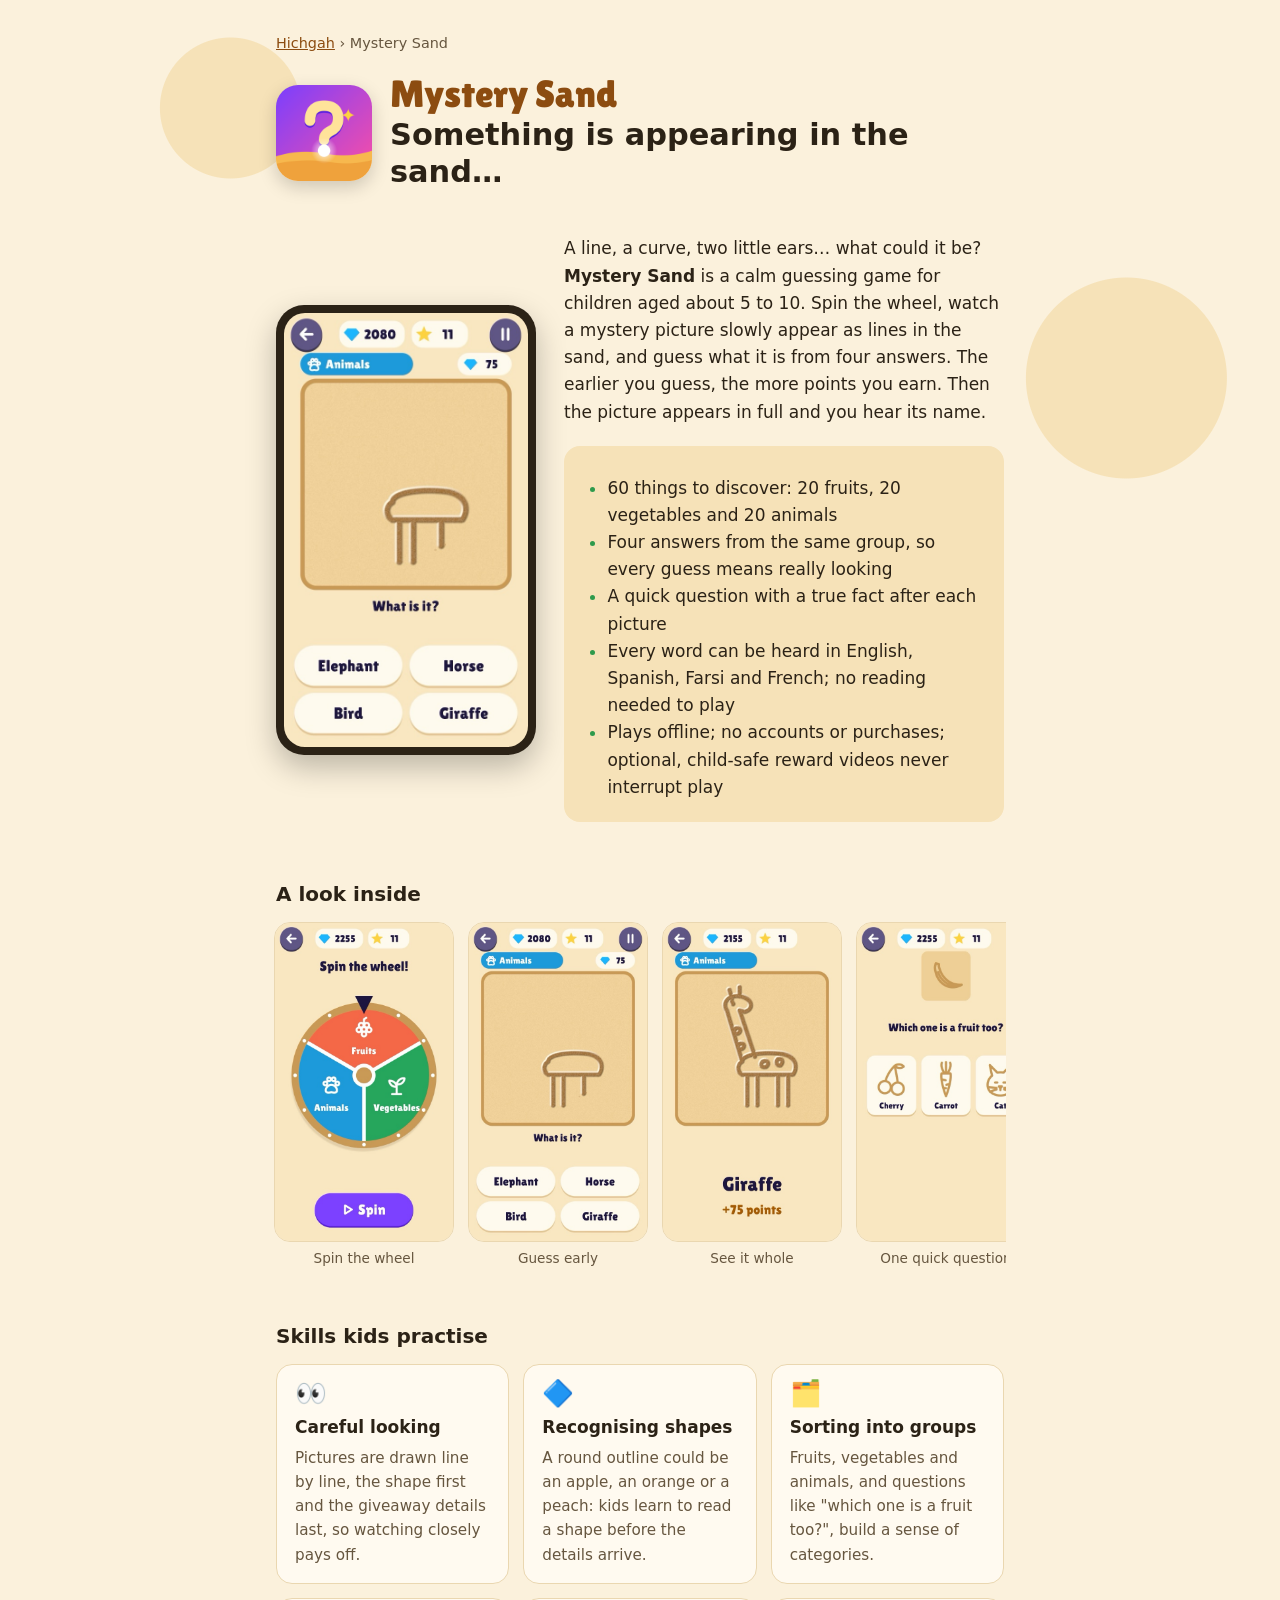
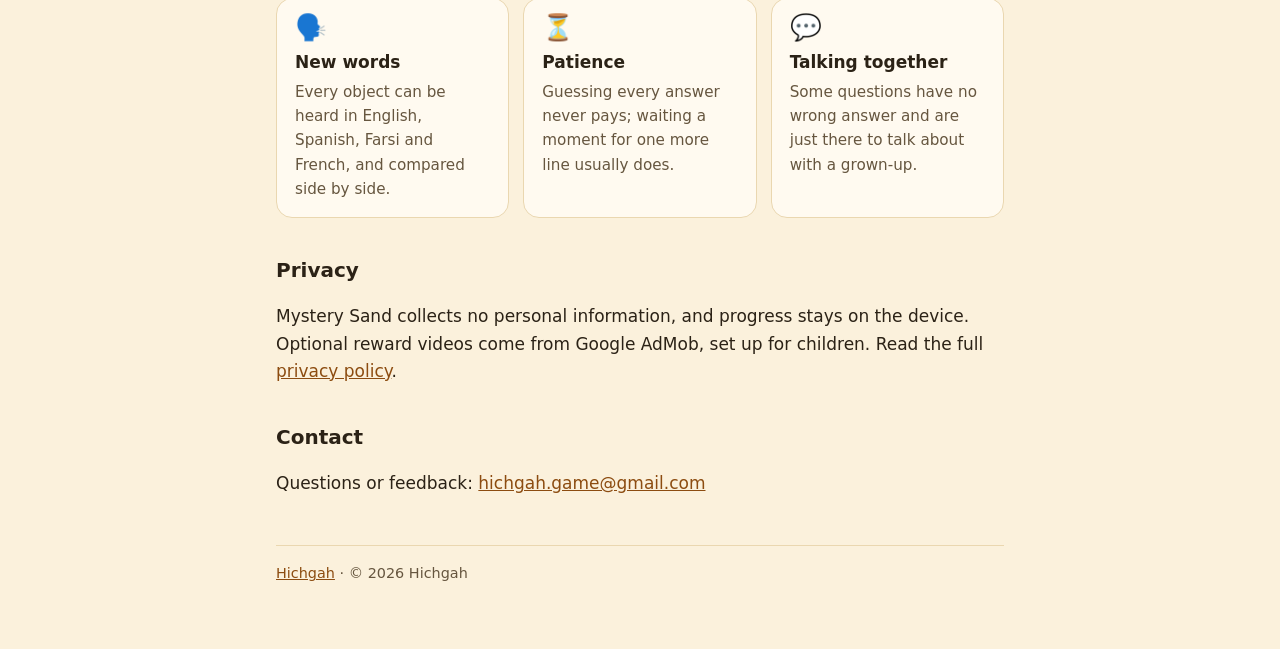
<file: mystery-sand/index.html>
<!doctype html>
<html lang="en">
<head>
  <meta charset="utf-8">
  <meta name="viewport" content="width=device-width, initial-scale=1">
  <title>Mystery Sand</title>
  <meta name="description" content="Mystery Sand: watch a picture appear in the sand, guess what it is, and hear its name in English, Spanish, Farsi and French. A calm guessing game for children aged 5 to 10 by Hichgah.">
  <link rel="icon" type="image/png" href="media/icon.png">
  <link rel="apple-touch-icon" href="../apple-touch-icon.png">
  <link rel="preconnect" href="https://fonts.googleapis.com">
  <link rel="preconnect" href="https://fonts.gstatic.com" crossorigin>
  <link href="https://fonts.googleapis.com/css2?family=Lilita+One&display=swap" rel="stylesheet">
  <link rel="stylesheet" href="../style.css">
  <link rel="stylesheet" href="theme.css">
</head>
<body>
<main>
  <nav class="crumbs"><a href="../">Hichgah</a> › Mystery Sand</nav>
  <header class="hero">
    <img class="icon" src="media/icon.png" alt="Mystery Sand app icon">
    <div>
      <p class="logo">Mystery Sand</p>
      <h1>Something is appearing in the sand…</h1>
    </div>
  </header>

  <section class="play">
    <div class="phone">
      <img src="media/1_guess.jpg" width="540" height="960"
        alt="A mystery animal half drawn in the sand, with four answers: elephant, horse, bird and giraffe">
    </div>
    <div>
      <p>A line, a curve, two little ears… what could it be? <strong>Mystery Sand</strong> is a calm guessing game for
        children aged about 5 to 10. Spin the wheel, watch a mystery picture slowly appear as lines in the sand, and
        guess what it is from four answers. The earlier you guess, the more points you earn. Then the picture appears
        in full and you hear its name.</p>
      <div class="card summary">
        <ul>
          <li>60 things to discover: 20 fruits, 20 vegetables and 20 animals</li>
          <li>Four answers from the same group, so every guess means really looking</li>
          <li>A quick question with a true fact after each picture</li>
          <li>Every word can be heard in English, Spanish, Farsi and French; no reading needed to play</li>
          <li>Plays offline; no accounts or purchases; optional, child-safe reward videos never interrupt play</li>
        </ul>
      </div>
    </div>
  </section>

  <h2>A look inside</h2>
  <div class="shots">
    <figure><img src="media/4_wheel.jpg" alt="A wheel with three slices: fruits, vegetables and animals, and a Spin button" loading="lazy" width="540" height="960"><figcaption>Spin the wheel</figcaption></figure>
    <figure><img src="media/1_guess.jpg" alt="A mystery animal half drawn in the sand with four answers" loading="lazy" width="540" height="960"><figcaption>Guess early</figcaption></figure>
    <figure><img src="media/2_found.jpg" alt="The finished sand drawing of a giraffe, with its name and the points earned" loading="lazy" width="540" height="960"><figcaption>See it whole</figcaption></figure>
    <figure><img src="media/3_question.jpg" alt="A banana with the question: which one is a fruit too? Answers: cherry, carrot, cat" loading="lazy" width="540" height="960"><figcaption>One quick question</figcaption></figure>
    <figure><img src="media/5_words.jpg" alt="My words: a grid of found objects, each with the languages it was heard in" loading="lazy" width="540" height="960"><figcaption>Collect your words</figcaption></figure>
    <figure><img src="media/6_languages.jpg" alt="Apple in English, Spanish, Farsi and French, each with a speaker button" loading="lazy" width="540" height="960"><figcaption>Hear it in 4 languages</figcaption></figure>
    <figure><img src="media/7_farsi.jpg" alt="The game in Farsi, laid out right to left" loading="lazy" width="540" height="960"><figcaption>Play in Farsi</figcaption></figure>
  </div>

  <h2>Skills kids practise</h2>
  <ul class="skills">
    <li><span class="emoji" aria-hidden="true">👀</span><strong>Careful looking</strong><p>Pictures are drawn line by line, the shape first and the giveaway details last, so watching closely pays off.</p></li>
    <li><span class="emoji" aria-hidden="true">🔷</span><strong>Recognising shapes</strong><p>A round outline could be an apple, an orange or a peach: kids learn to read a shape before the details arrive.</p></li>
    <li><span class="emoji" aria-hidden="true">🗂️</span><strong>Sorting into groups</strong><p>Fruits, vegetables and animals, and questions like "which one is a fruit too?", build a sense of categories.</p></li>
    <li><span class="emoji" aria-hidden="true">🗣️</span><strong>New words</strong><p>Every object can be heard in English, Spanish, Farsi and French, and compared side by side.</p></li>
    <li><span class="emoji" aria-hidden="true">⏳</span><strong>Patience</strong><p>Guessing every answer never pays; waiting a moment for one more line usually does.</p></li>
    <li><span class="emoji" aria-hidden="true">💬</span><strong>Talking together</strong><p>Some questions have no wrong answer and are just there to talk about with a grown-up.</p></li>
  </ul>

  <h2>Privacy</h2>
  <p>Mystery Sand collects no personal information, and progress stays on the device. Optional reward videos come from Google AdMob, set up for children. Read the full <a href="privacy/">privacy policy</a>.</p>

  <h2>Contact</h2>
  <p>Questions or feedback: <a href="mailto:hichgah.game@gmail.com">hichgah.game@gmail.com</a></p>

  <footer>
    <a href="../">Hichgah</a> · © 2026 Hichgah
  </footer>
</main>
<script src="../motion.js"></script>
</body>
</html>
</file>
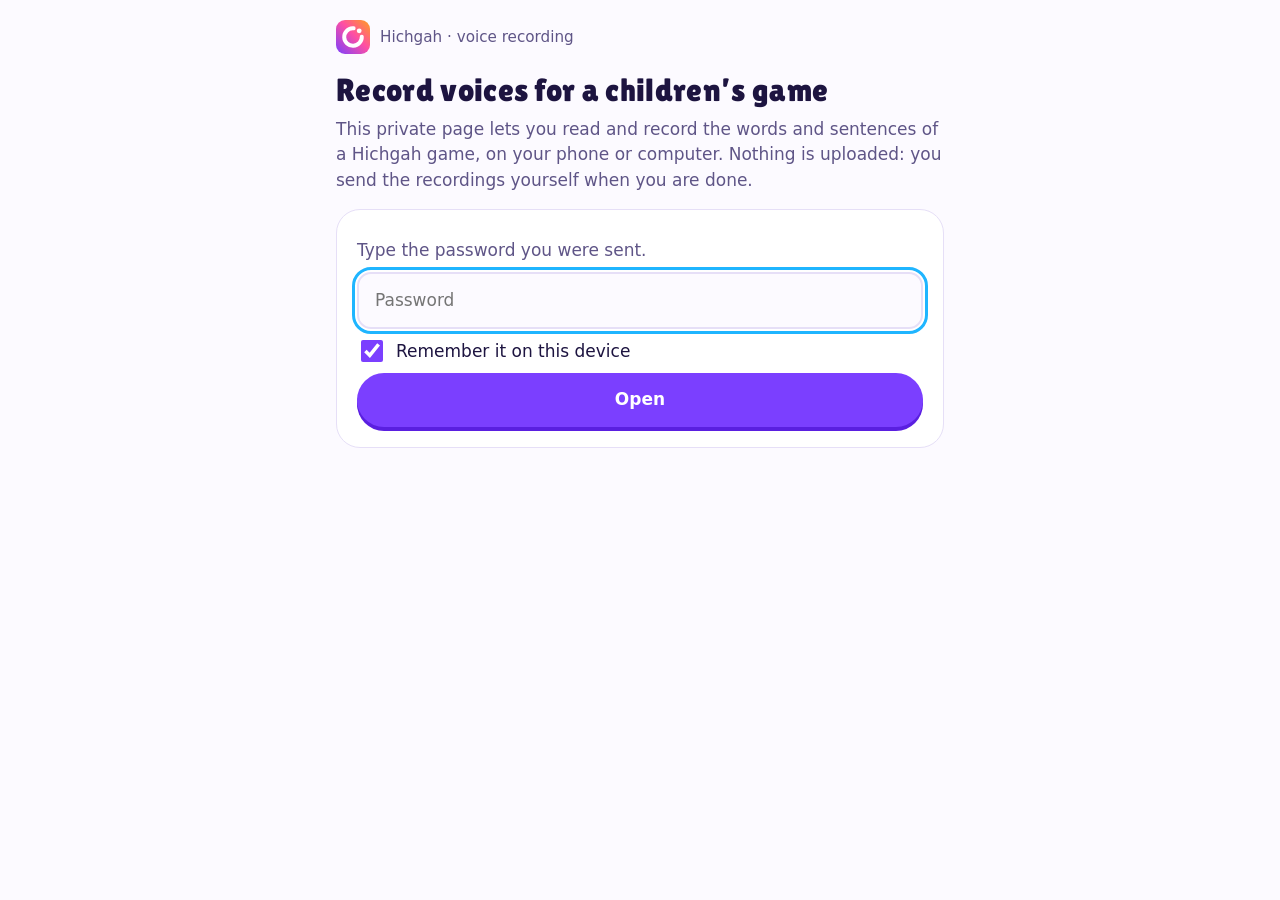
<file: voice/index.html>
<!doctype html>
<html lang="en">
<head>
  <meta charset="utf-8">
  <meta name="viewport" content="width=device-width, initial-scale=1, viewport-fit=cover">
  <meta name="robots" content="noindex, nofollow">
  <meta name="referrer" content="no-referrer">
  <meta name="theme-color" content="#7B3FFF">
  <title>Hichgah voice recording</title>
  <link rel="icon" href="../favicon.svg" type="image/svg+xml">
  <link rel="apple-touch-icon" href="../apple-touch-icon.png">
  <link rel="preconnect" href="https://fonts.googleapis.com">
  <link rel="preconnect" href="https://fonts.gstatic.com" crossorigin>
  <link href="https://fonts.googleapis.com/css2?family=Lilita+One&family=Noto+Naskh+Arabic:wght@400;600&display=swap" rel="stylesheet">
  <link rel="stylesheet" href="voice.css">
</head>
<body>
  <!-- A recording page for the people who voice Hichgah's games. The lines are encrypted (voice/packs/):
       only the password opens them. Recordings stay in this browser until the person sends them. -->
  <main id="app" aria-live="polite">
    <noscript>This page needs JavaScript.</noscript>
  </main>
  <script type="module" src="voice.js"></script>
</body>
</html>
</file>
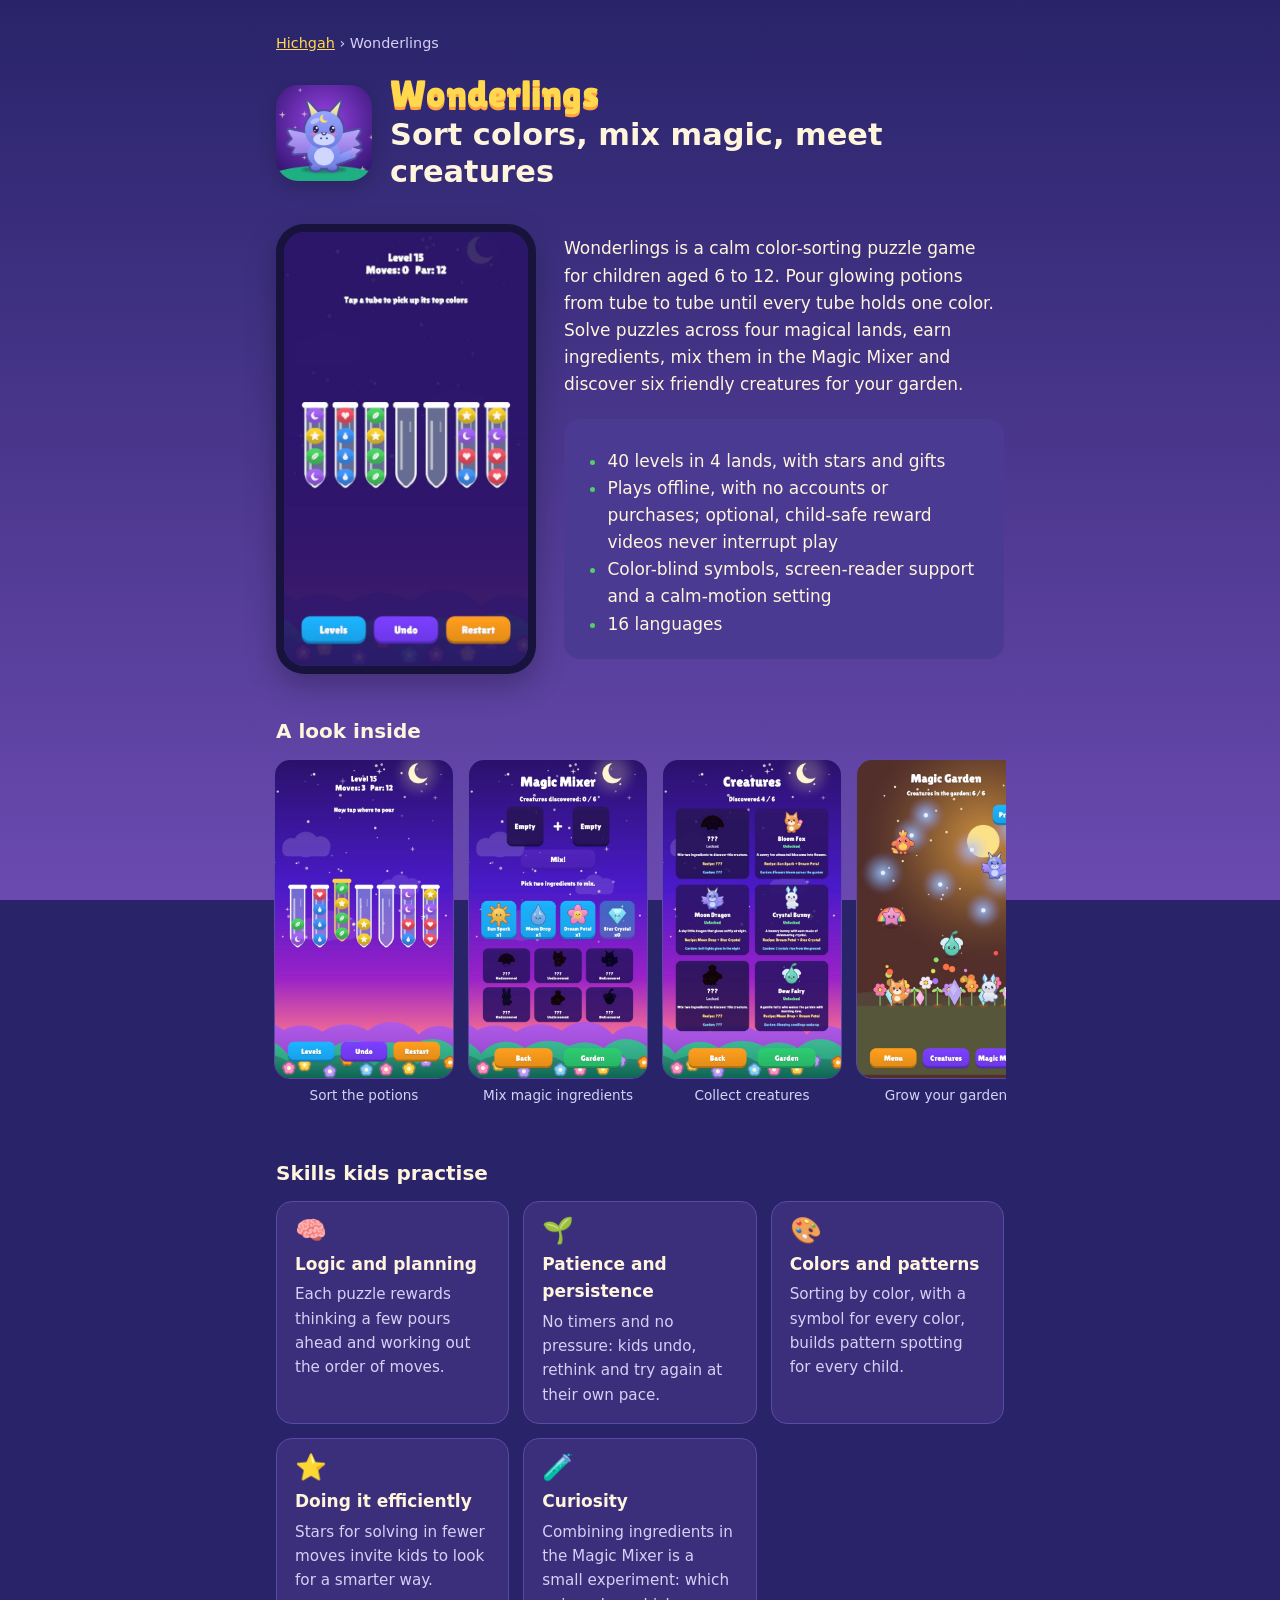
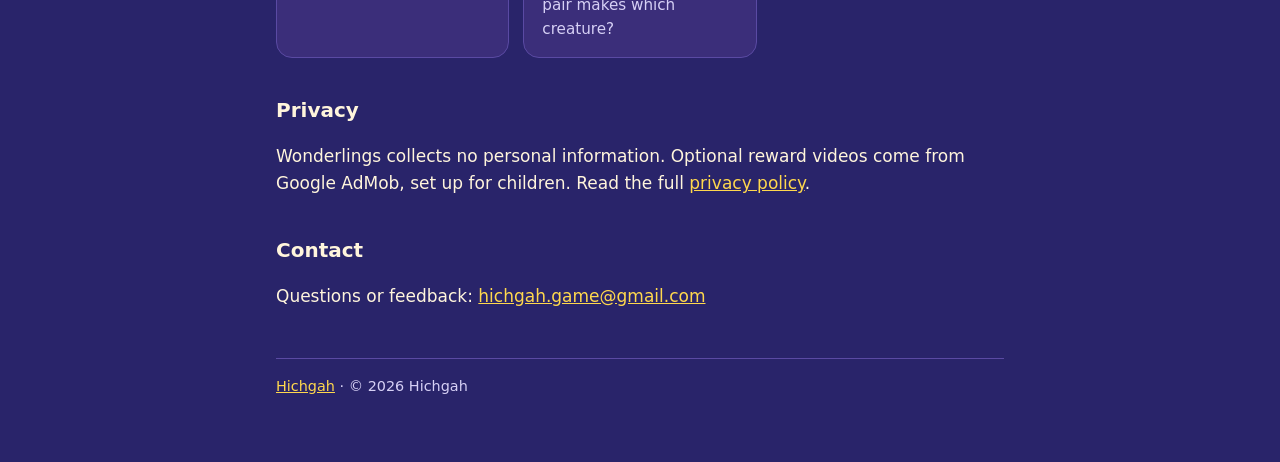
<file: wonderlings/index.html>
<!doctype html>
<html lang="en">
<head>
  <meta charset="utf-8">
  <meta name="viewport" content="width=device-width, initial-scale=1">
  <title>Wonderlings</title>
  <meta name="description" content="Wonderlings: sort magic colors, mix ingredients and discover creatures. A calm puzzle game for children aged 6 to 12 by Hichgah.">
  <link rel="icon" type="image/png" href="../wonderlings/media/icon.png">
  <link rel="apple-touch-icon" href="../apple-touch-icon.png">
  <link rel="preconnect" href="https://fonts.googleapis.com">
  <link rel="preconnect" href="https://fonts.gstatic.com" crossorigin>
  <link href="https://fonts.googleapis.com/css2?family=Lilita+One&display=swap" rel="stylesheet">
  <link rel="stylesheet" href="../style.css">
  <link rel="stylesheet" href="theme.css">
</head>
<body>
<main>
  <nav class="crumbs"><a href="../">Hichgah</a> › Wonderlings</nav>
  <header class="hero">
    <img class="icon" src="media/icon.png" alt="Wonderlings app icon">
    <div>
      <p class="logo">Wonderlings</p>
      <h1>Sort colors, mix magic, meet creatures</h1>
    </div>
  </header>

  <section class="play">
    <div class="phone">
      <video src="media/gameplay.mp4" poster="media/poster.jpg" autoplay muted loop playsinline preload="metadata"
        aria-label="Gameplay video: a Moonlit Pond puzzle solved one pour at a time, earning three stars"></video>
    </div>
    <div>
      <p>Wonderlings is a calm color-sorting puzzle game for children aged 6 to 12. Pour glowing potions from tube
        to tube until every tube holds one color. Solve puzzles across four magical lands, earn ingredients, mix
        them in the Magic Mixer and discover six friendly creatures for your garden.</p>
      <div class="card summary">
        <ul>
          <li>40 levels in 4 lands, with stars and gifts</li>
          <li>Plays offline, with no accounts or purchases; optional, child-safe reward videos never interrupt play</li>
          <li>Color-blind symbols, screen-reader support and a calm-motion setting</li>
          <li>16 languages</li>
        </ul>
      </div>
    </div>
  </section>

  <h2>A look inside</h2>
  <div class="shots">
    <figure><img src="media/1_puzzle.jpg" alt="A color-sorting puzzle in Moonlit Pond" loading="lazy" width="540" height="960"><figcaption>Sort the potions</figcaption></figure>
    <figure><img src="media/3_mixer.jpg" alt="The Magic Mixer with ingredients ready to combine" loading="lazy" width="540" height="960"><figcaption>Mix magic ingredients</figcaption></figure>
    <figure><img src="media/4_collection.jpg" alt="The creature collection with four creatures found" loading="lazy" width="540" height="960"><figcaption>Collect creatures</figcaption></figure>
    <figure><img src="media/5_garden.jpg" alt="The magic garden with every creature" loading="lazy" width="540" height="960"><figcaption>Grow your garden</figcaption></figure>
  </div>

  <h2>Skills kids practise</h2>
  <ul class="skills">
    <li><span class="emoji" aria-hidden="true">🧠</span><strong>Logic and planning</strong><p>Each puzzle rewards thinking a few pours ahead and working out the order of moves.</p></li>
    <li><span class="emoji" aria-hidden="true">🌱</span><strong>Patience and persistence</strong><p>No timers and no pressure: kids undo, rethink and try again at their own pace.</p></li>
    <li><span class="emoji" aria-hidden="true">🎨</span><strong>Colors and patterns</strong><p>Sorting by color, with a symbol for every color, builds pattern spotting for every child.</p></li>
    <li><span class="emoji" aria-hidden="true">⭐</span><strong>Doing it efficiently</strong><p>Stars for solving in fewer moves invite kids to look for a smarter way.</p></li>
    <li><span class="emoji" aria-hidden="true">🧪</span><strong>Curiosity</strong><p>Combining ingredients in the Magic Mixer is a small experiment: which pair makes which creature?</p></li>
  </ul>

  <h2>Privacy</h2>
  <p>Wonderlings collects no personal information. Optional reward videos come from Google AdMob, set up for children. Read the full <a href="privacy/">privacy policy</a>.</p>

  <h2>Contact</h2>
  <p>Questions or feedback: <a href="mailto:hichgah.game@gmail.com">hichgah.game@gmail.com</a></p>

  <footer>
    <a href="../">Hichgah</a> · © 2026 Hichgah
  </footer>
</main>
<script src="../motion.js"></script>
</body>
</html>
</file>
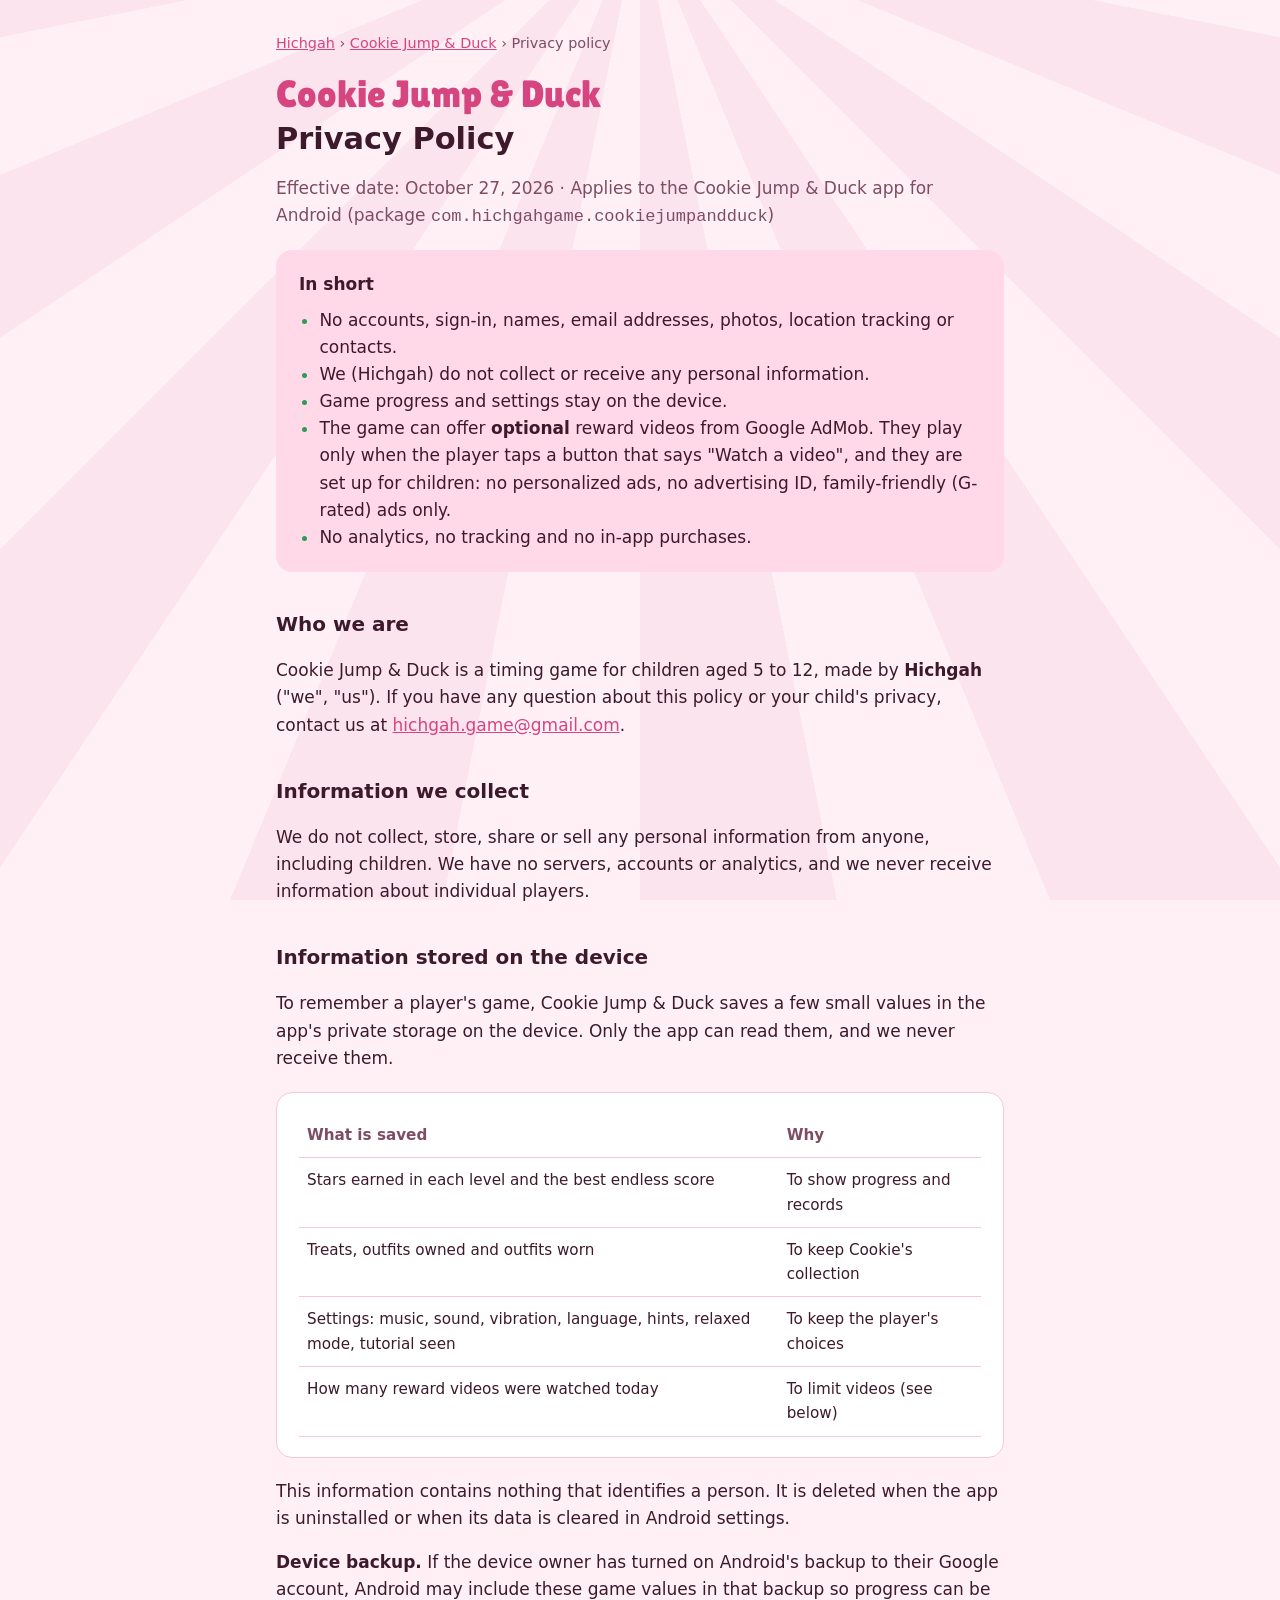
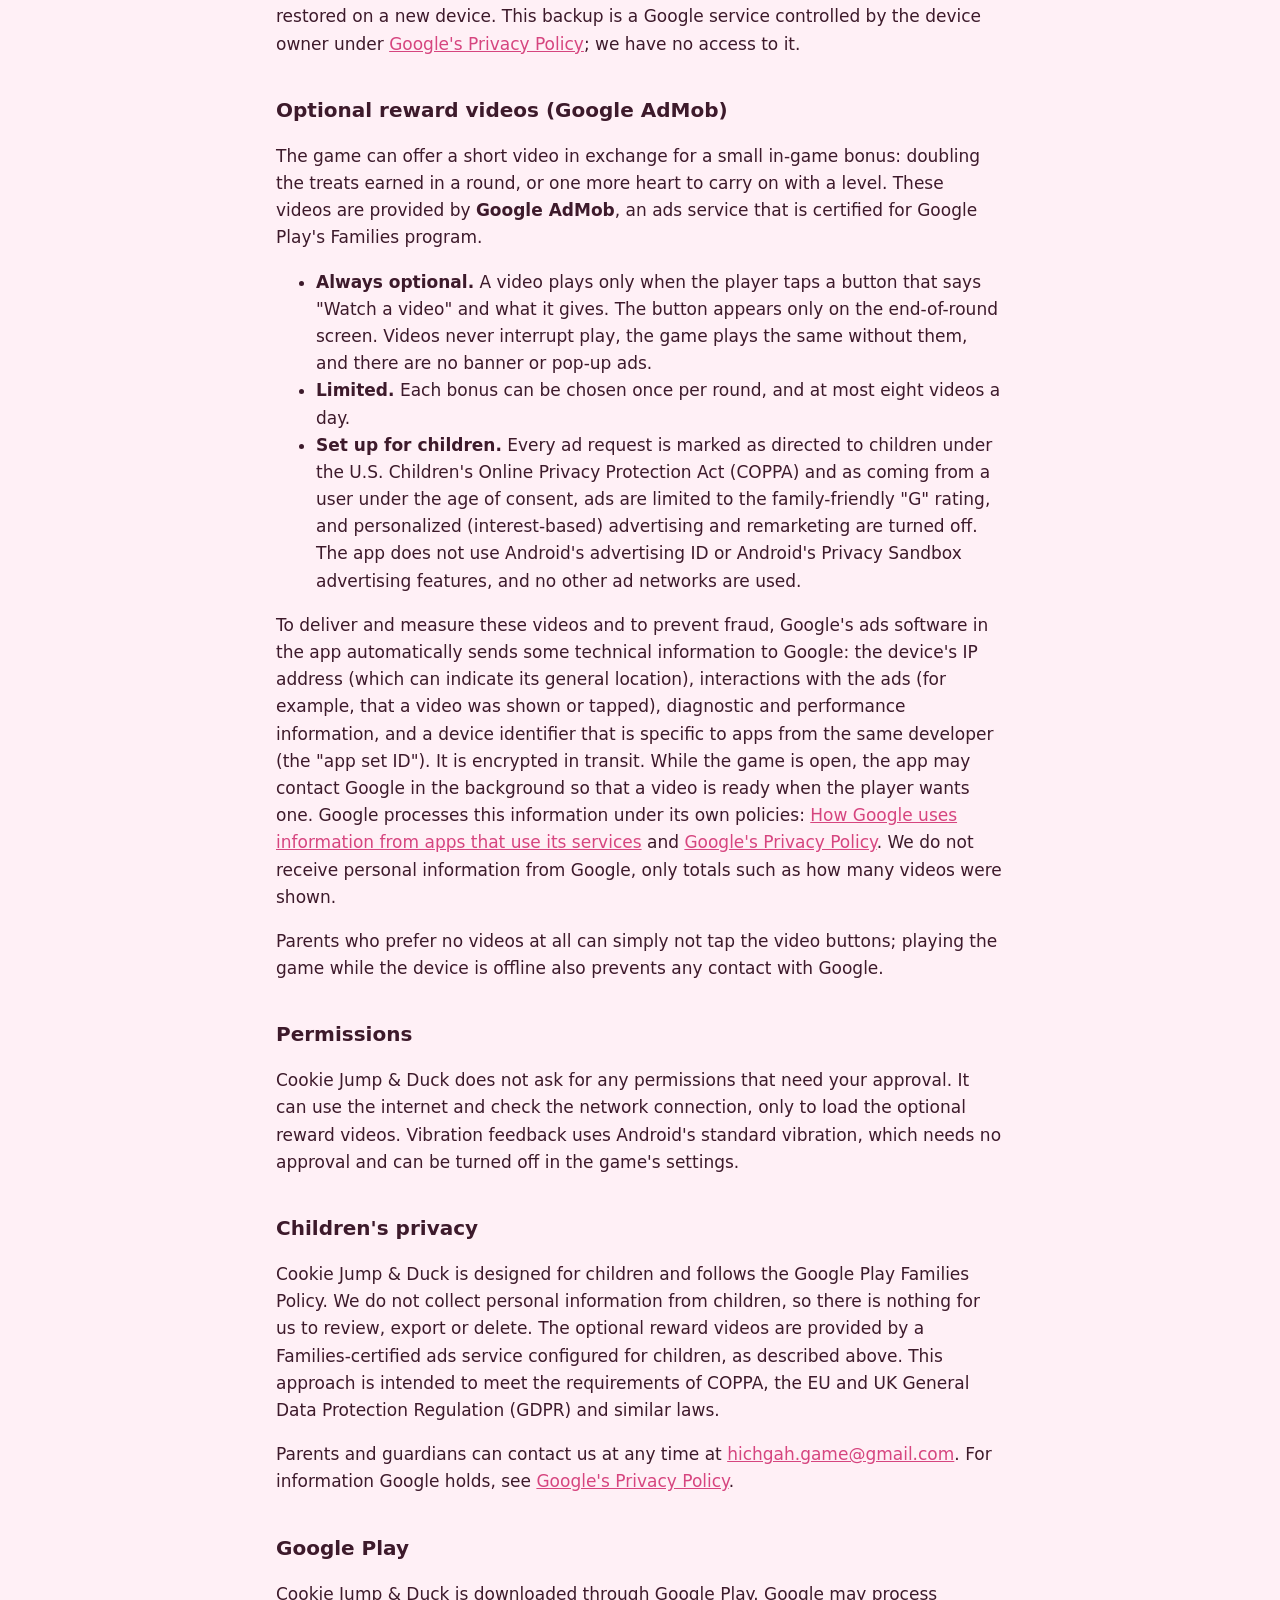
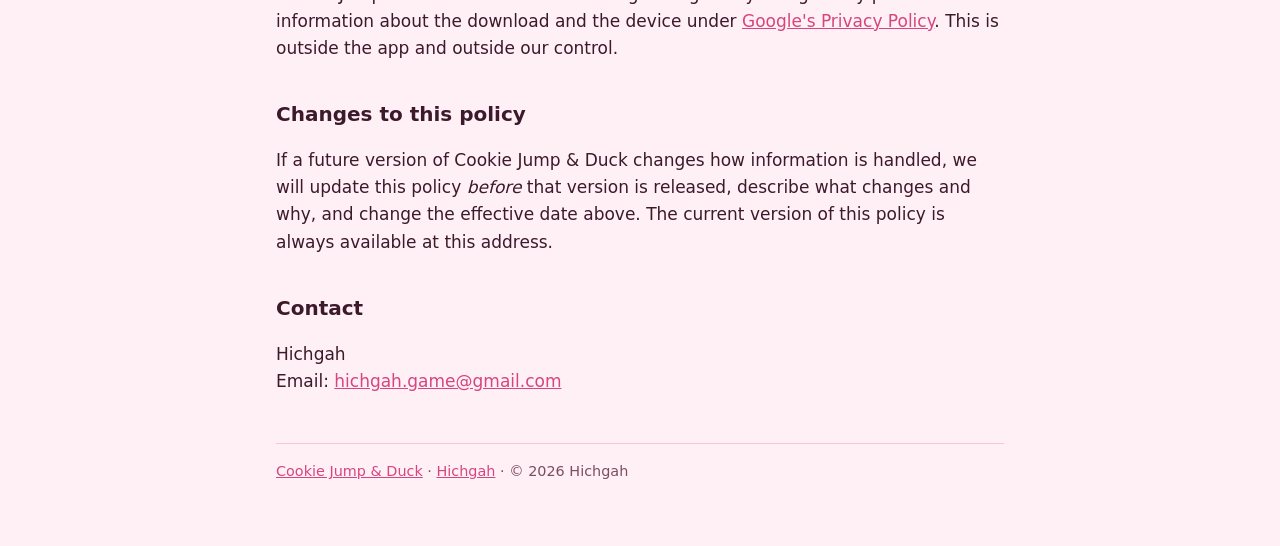
<file: cookie-jump-and-duck/privacy/index.html>
<!doctype html>
<html lang="en">
<head>
  <meta charset="utf-8">
  <meta name="viewport" content="width=device-width, initial-scale=1">
  <title>Cookie Jump &amp; Duck Privacy Policy</title>
  <meta name="description" content="Privacy policy for Cookie Jump &amp; Duck, a timing game for children by Hichgah: no accounts, no personal information, optional child-safe reward videos from Google AdMob.">
  <link rel="icon" type="image/png" href="../../cookie-jump-and-duck/media/icon.png">
  <link rel="apple-touch-icon" href="../../apple-touch-icon.png">
  <link rel="preconnect" href="https://fonts.googleapis.com">
  <link rel="preconnect" href="https://fonts.gstatic.com" crossorigin>
  <link href="https://fonts.googleapis.com/css2?family=Lilita+One&display=swap" rel="stylesheet">
  <link rel="stylesheet" href="../../style.css">
  <link rel="stylesheet" href="../theme.css">
</head>
<body>
<main>
  <nav class="crumbs"><a href="../../">Hichgah</a> › <a href="../">Cookie Jump &amp; Duck</a> › Privacy policy</nav>
  <header class="brand">
    <p class="logo">Cookie Jump &amp; Duck</p>
  </header>
  <h1>Privacy Policy</h1>
  <p class="muted">Effective date: October 27, 2026 · Applies to the Cookie Jump &amp; Duck app for Android (package <code>com.hichgahgame.cookiejumpandduck</code>)</p>

  <div class="card summary">
    <strong>In short</strong>
    <ul>
      <li>No accounts, sign-in, names, email addresses, photos, location tracking or contacts.</li>
      <li>We (Hichgah) do not collect or receive any personal information.</li>
      <li>Game progress and settings stay on the device.</li>
      <li>The game can offer <strong>optional</strong> reward videos from Google AdMob. They play only when the player
        taps a button that says "Watch a video", and they are set up for children: no personalized ads, no
        advertising ID, family-friendly (G-rated) ads only.</li>
      <li>No analytics, no tracking and no in-app purchases.</li>
    </ul>
  </div>

  <h2>Who we are</h2>
  <p>Cookie Jump &amp; Duck is a timing game for children aged 5 to 12, made by <strong>Hichgah</strong> ("we", "us").
    If you have any question about this policy or your child's privacy, contact us at
    <a href="mailto:hichgah.game@gmail.com">hichgah.game@gmail.com</a>.</p>

  <h2>Information we collect</h2>
  <p>We do not collect, store, share or sell any personal information from anyone, including children. We have no
    servers, accounts or analytics, and we never receive information about individual players.</p>

  <h2>Information stored on the device</h2>
  <p>To remember a player's game, Cookie Jump &amp; Duck saves a few small values in the app's private storage on the
    device. Only the app can read them, and we never receive them.</p>
  <div class="card">
    <table>
      <thead><tr><th>What is saved</th><th>Why</th></tr></thead>
      <tbody>
        <tr><td>Stars earned in each level and the best endless score</td><td>To show progress and records</td></tr>
        <tr><td>Treats, outfits owned and outfits worn</td><td>To keep Cookie's collection</td></tr>
        <tr><td>Settings: music, sound, vibration, language, hints, relaxed mode, tutorial seen</td><td>To keep the player's choices</td></tr>
        <tr><td>How many reward videos were watched today</td><td>To limit videos (see below)</td></tr>
      </tbody>
    </table>
  </div>
  <p>This information contains nothing that identifies a person. It is deleted when the app is uninstalled
    or when its data is cleared in Android settings.</p>
  <p><strong>Device backup.</strong> If the device owner has turned on Android's backup to their Google
    account, Android may include these game values in that backup so progress can be restored on a new
    device. This backup is a Google service controlled by the device owner under
    <a href="https://policies.google.com/privacy">Google's Privacy Policy</a>; we have no access to it.</p>

  <h2>Optional reward videos (Google AdMob)</h2>
  <p>The game can offer a short video in exchange for a small in-game bonus: doubling the treats earned in a round,
    or one more heart to carry on with a level. These videos are provided by <strong>Google AdMob</strong>, an ads
    service that is certified for Google Play's Families program.</p>
  <ul>
    <li><strong>Always optional.</strong> A video plays only when the player taps a button that says "Watch a video"
      and what it gives. The button appears only on the end-of-round screen. Videos never interrupt play, the game
      plays the same without them, and there are no banner or pop-up ads.</li>
    <li><strong>Limited.</strong> Each bonus can be chosen once per round, and at most eight videos a day.</li>
    <li><strong>Set up for children.</strong> Every ad request is marked as directed to children under the U.S.
      Children's Online Privacy Protection Act (COPPA) and as coming from a user under the age of consent, ads are
      limited to the family-friendly "G" rating, and personalized (interest-based) advertising and remarketing are
      turned off. The app does not use Android's advertising ID or Android's Privacy Sandbox advertising features,
      and no other ad networks are used.</li>
  </ul>
  <p>To deliver and measure these videos and to prevent fraud, Google's ads software in the app automatically sends
    some technical information to Google: the device's IP address (which can indicate its general location),
    interactions with the ads (for example, that a video was shown or tapped), diagnostic and performance information,
    and a device identifier that is specific to apps from the same developer (the "app set ID"). It is encrypted in
    transit. While the game is open, the app may contact Google in the background so that a video is ready when the
    player wants one. Google processes this information under its own policies:
    <a href="https://policies.google.com/technologies/partner-sites">How Google uses information from apps that use
    its services</a> and <a href="https://policies.google.com/privacy">Google's Privacy Policy</a>. We do not receive
    personal information from Google, only totals such as how many videos were shown.</p>
  <p>Parents who prefer no videos at all can simply not tap the video buttons; playing the game while the device is
    offline also prevents any contact with Google.</p>

  <h2>Permissions</h2>
  <p>Cookie Jump &amp; Duck does not ask for any permissions that need your approval. It can use the internet and
    check the network connection, only to load the optional reward videos. Vibration feedback uses Android's
    standard vibration, which needs no approval and can be turned off in the game's settings.</p>

  <h2>Children's privacy</h2>
  <p>Cookie Jump &amp; Duck is designed for children and follows the Google Play Families Policy. We do not collect
    personal information from children, so there is nothing for us to review, export or delete. The optional reward
    videos are provided by a Families-certified ads service configured for children, as described above. This
    approach is intended to meet the requirements of COPPA, the EU and UK General Data Protection Regulation (GDPR)
    and similar laws.</p>
  <p>Parents and guardians can contact us at any time at
    <a href="mailto:hichgah.game@gmail.com">hichgah.game@gmail.com</a>. For information Google holds, see
    <a href="https://policies.google.com/privacy">Google's Privacy Policy</a>.</p>

  <h2>Google Play</h2>
  <p>Cookie Jump &amp; Duck is downloaded through Google Play. Google may process information about the download and
    the device under <a href="https://policies.google.com/privacy">Google's Privacy Policy</a>. This is
    outside the app and outside our control.</p>

  <h2>Changes to this policy</h2>
  <p>If a future version of Cookie Jump &amp; Duck changes how information is handled, we will update this policy
    <em>before</em> that version is released, describe what changes and why, and change the effective date above.
    The current version of this policy is always available at this address.</p>

  <h2>Contact</h2>
  <p>Hichgah<br>
    Email: <a href="mailto:hichgah.game@gmail.com">hichgah.game@gmail.com</a></p>

  <footer>
    <a href="../">Cookie Jump &amp; Duck</a> · <a href="../../">Hichgah</a> · © 2026 Hichgah
  </footer>
</main>
</body>
</html>
</file>
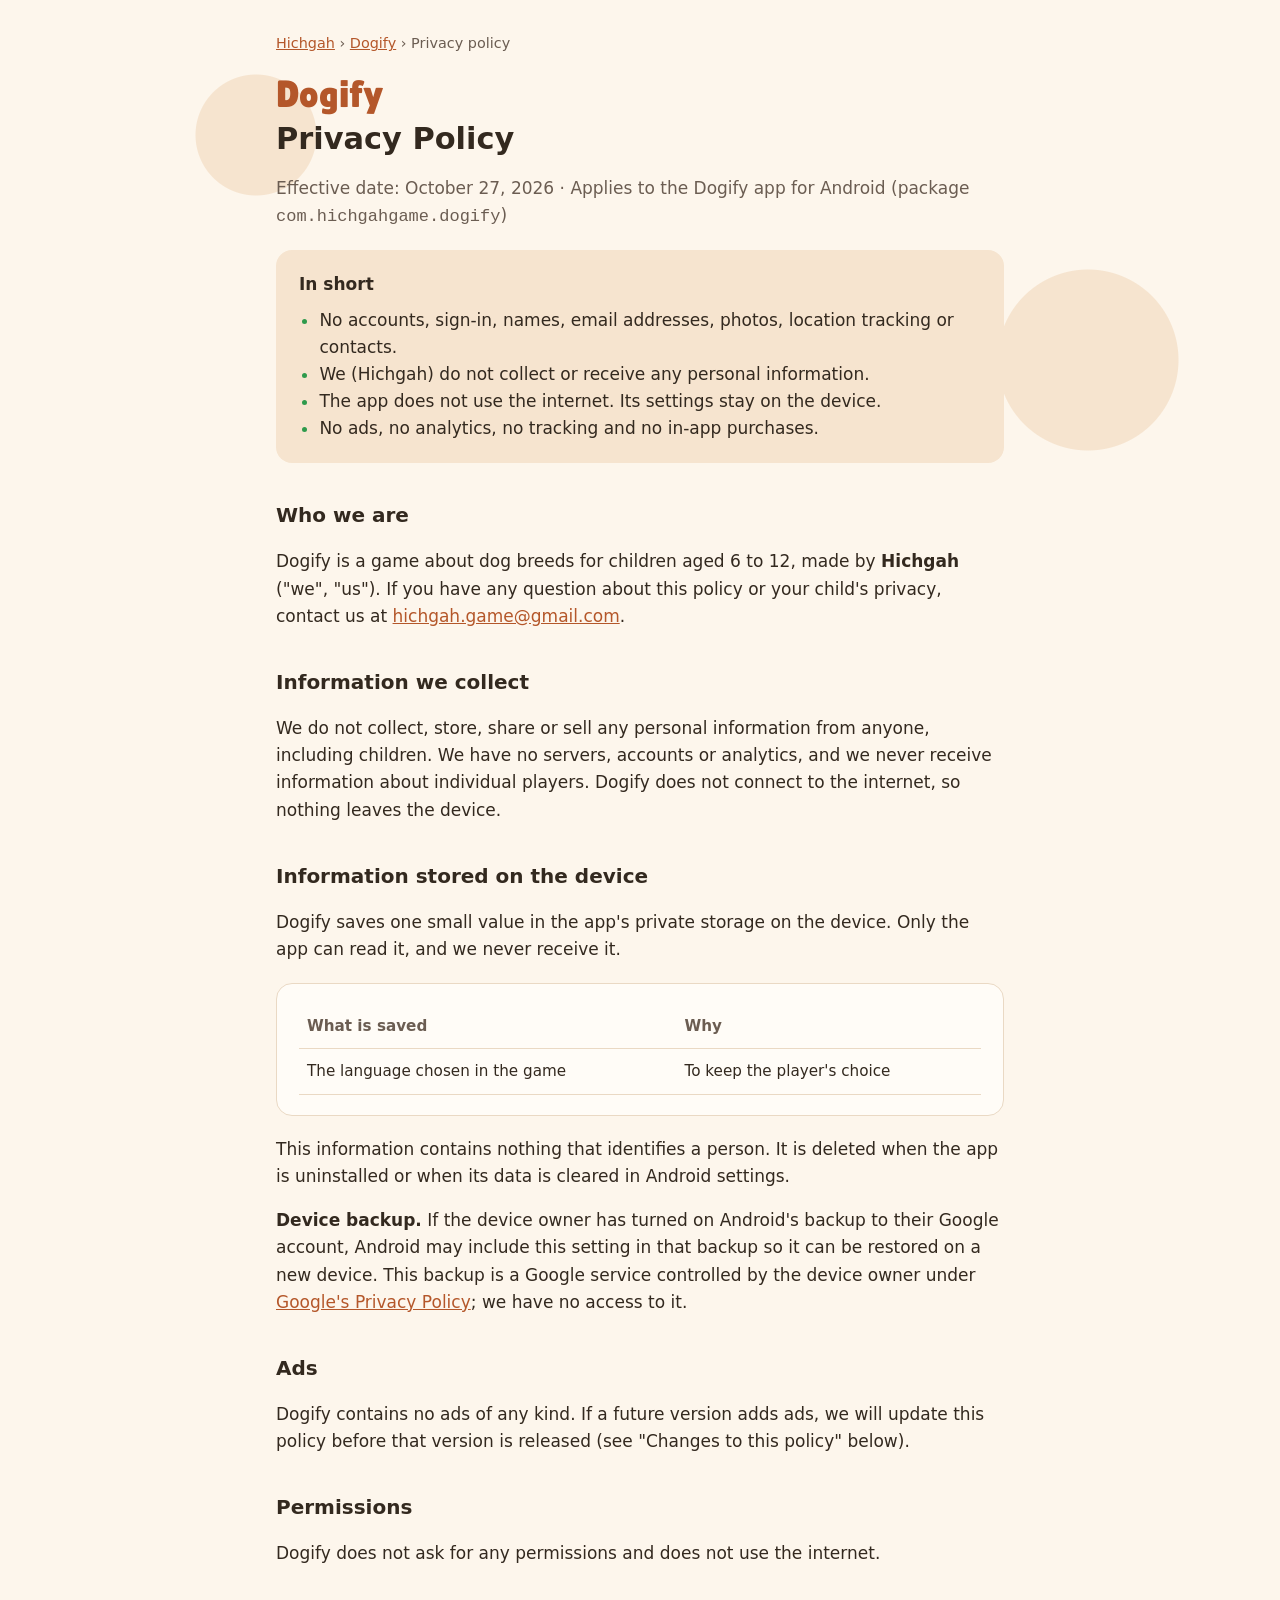
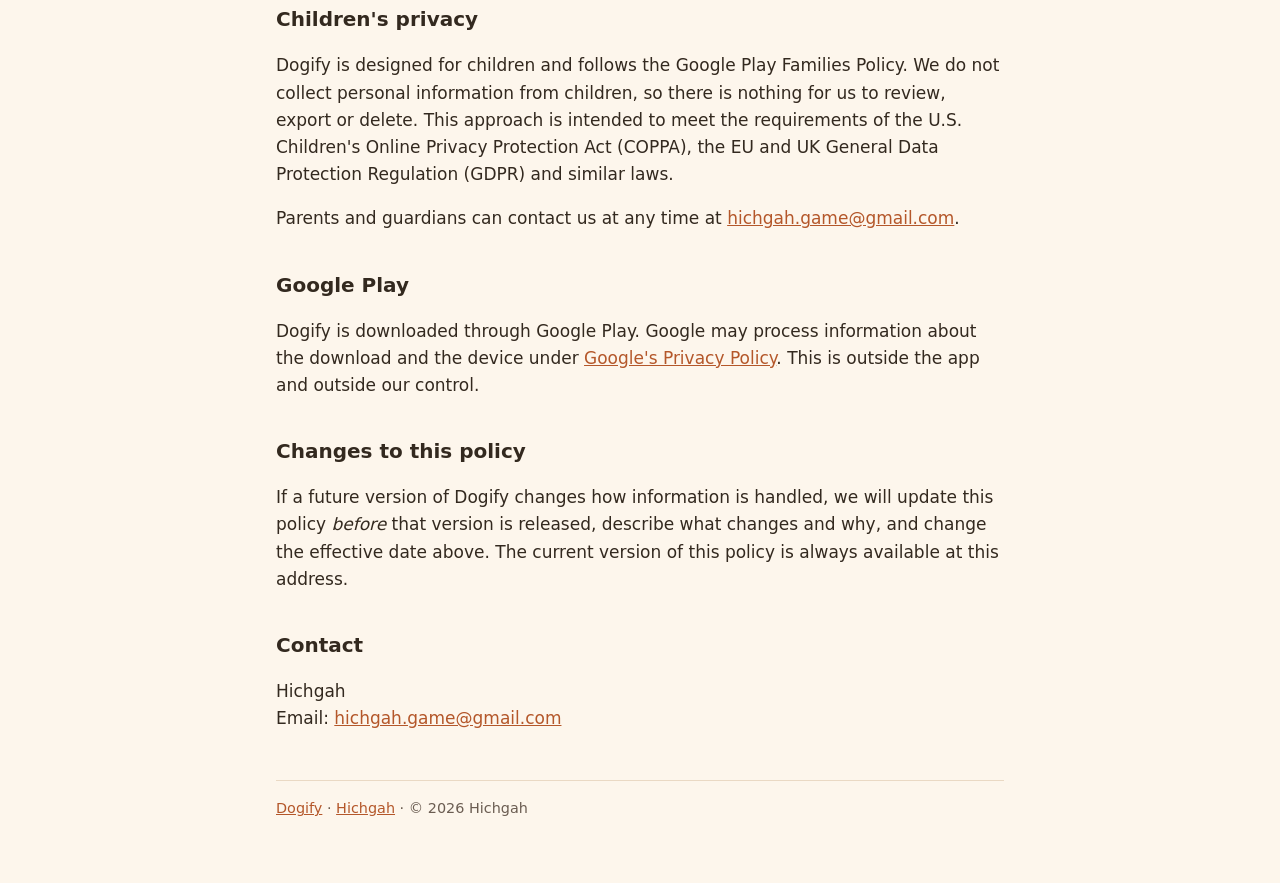
<file: dogify/privacy/index.html>
<!doctype html>
<html lang="en">
<head>
  <meta charset="utf-8">
  <meta name="viewport" content="width=device-width, initial-scale=1">
  <title>Dogify Privacy Policy</title>
  <meta name="description" content="Privacy policy for Dogify, a dog-breed game for children by Hichgah: no accounts, no personal information, no ads and no internet use.">
  <link rel="icon" type="image/svg+xml" href="../../favicon.svg">
  <link rel="icon" type="image/png" sizes="32x32" href="../../favicon-32.png">
  <link rel="apple-touch-icon" href="../../apple-touch-icon.png">
  <link rel="preconnect" href="https://fonts.googleapis.com">
  <link rel="preconnect" href="https://fonts.gstatic.com" crossorigin>
  <link href="https://fonts.googleapis.com/css2?family=Lilita+One&display=swap" rel="stylesheet">
  <link rel="stylesheet" href="../../style.css">
  <link rel="stylesheet" href="../theme.css">
</head>
<body>
<main>
  <nav class="crumbs"><a href="../../">Hichgah</a> › <a href="../">Dogify</a> › Privacy policy</nav>
  <header class="brand">
    <p class="logo">Dogify</p>
  </header>
  <h1>Privacy Policy</h1>
  <p class="muted">Effective date: October 27, 2026 · Applies to the Dogify app for Android (package <code>com.hichgahgame.dogify</code>)</p>

  <div class="card summary">
    <strong>In short</strong>
    <ul>
      <li>No accounts, sign-in, names, email addresses, photos, location tracking or contacts.</li>
      <li>We (Hichgah) do not collect or receive any personal information.</li>
      <li>The app does not use the internet. Its settings stay on the device.</li>
      <li>No ads, no analytics, no tracking and no in-app purchases.</li>
    </ul>
  </div>

  <h2>Who we are</h2>
  <p>Dogify is a game about dog breeds for children aged 6 to 12, made by <strong>Hichgah</strong> ("we", "us").
    If you have any question about this policy or your child's privacy, contact us at
    <a href="mailto:hichgah.game@gmail.com">hichgah.game@gmail.com</a>.</p>

  <h2>Information we collect</h2>
  <p>We do not collect, store, share or sell any personal information from anyone, including children. We have no
    servers, accounts or analytics, and we never receive information about individual players. Dogify does not
    connect to the internet, so nothing leaves the device.</p>

  <h2>Information stored on the device</h2>
  <p>Dogify saves one small value in the app's private storage on the device. Only the app can read it, and we
    never receive it.</p>
  <div class="card">
    <table>
      <thead><tr><th>What is saved</th><th>Why</th></tr></thead>
      <tbody>
        <tr><td>The language chosen in the game</td><td>To keep the player's choice</td></tr>
      </tbody>
    </table>
  </div>
  <p>This information contains nothing that identifies a person. It is deleted when the app is uninstalled
    or when its data is cleared in Android settings.</p>
  <p><strong>Device backup.</strong> If the device owner has turned on Android's backup to their Google
    account, Android may include this setting in that backup so it can be restored on a new device. This backup
    is a Google service controlled by the device owner under
    <a href="https://policies.google.com/privacy">Google's Privacy Policy</a>; we have no access to it.</p>

  <h2>Ads</h2>
  <p>Dogify contains no ads of any kind. If a future version adds ads, we will update this policy before that version
    is released (see "Changes to this policy" below).</p>

  <h2>Permissions</h2>
  <p>Dogify does not ask for any permissions and does not use the internet.</p>

  <h2>Children's privacy</h2>
  <p>Dogify is designed for children and follows the Google Play Families Policy. We do not collect personal
    information from children, so there is nothing for us to review, export or delete. This approach is intended to
    meet the requirements of the U.S. Children's Online Privacy Protection Act (COPPA), the EU and UK General Data
    Protection Regulation (GDPR) and similar laws.</p>
  <p>Parents and guardians can contact us at any time at
    <a href="mailto:hichgah.game@gmail.com">hichgah.game@gmail.com</a>.</p>

  <h2>Google Play</h2>
  <p>Dogify is downloaded through Google Play. Google may process information about the download and
    the device under <a href="https://policies.google.com/privacy">Google's Privacy Policy</a>. This is
    outside the app and outside our control.</p>

  <h2>Changes to this policy</h2>
  <p>If a future version of Dogify changes how information is handled, we will update this policy
    <em>before</em> that version is released, describe what changes and why, and change the effective date above.
    The current version of this policy is always available at this address.</p>

  <h2>Contact</h2>
  <p>Hichgah<br>
    Email: <a href="mailto:hichgah.game@gmail.com">hichgah.game@gmail.com</a></p>

  <footer>
    <a href="../">Dogify</a> · <a href="../../">Hichgah</a> · © 2026 Hichgah
  </footer>
</main>
</body>
</html>
</file>
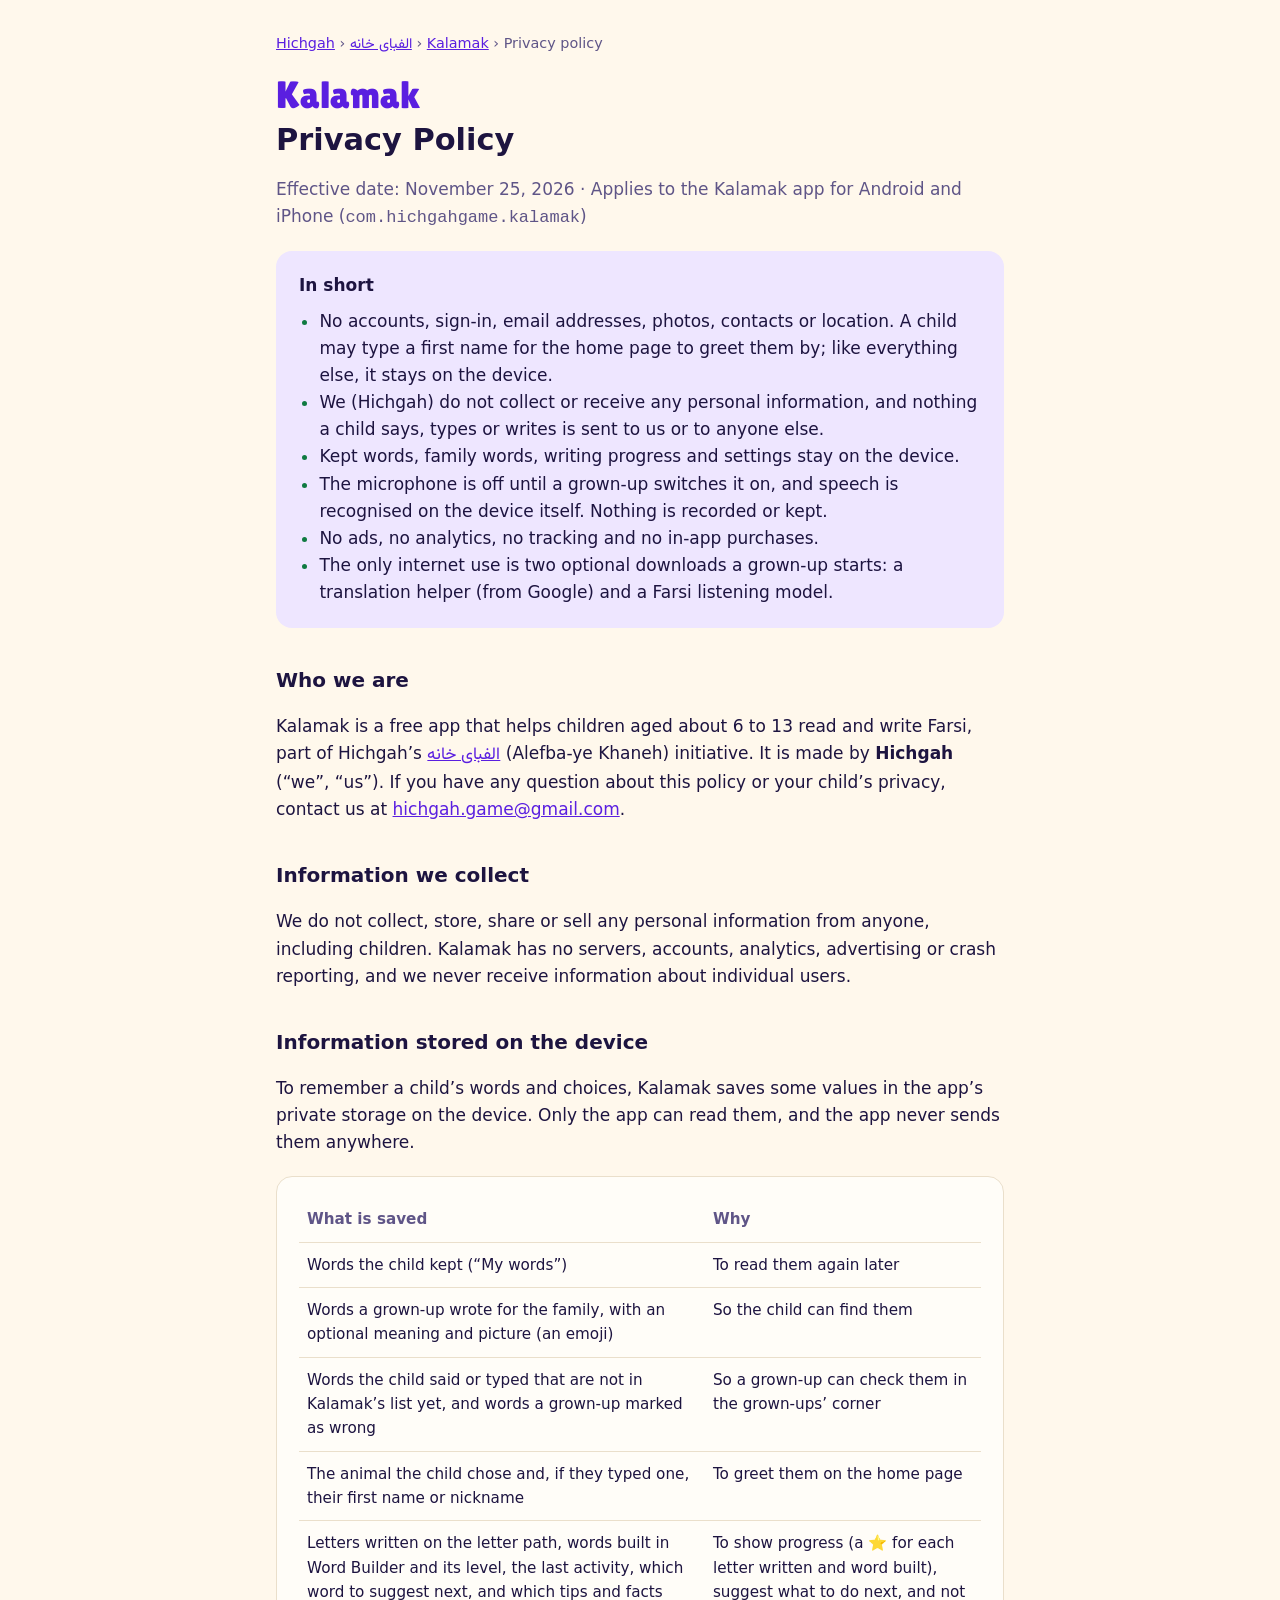
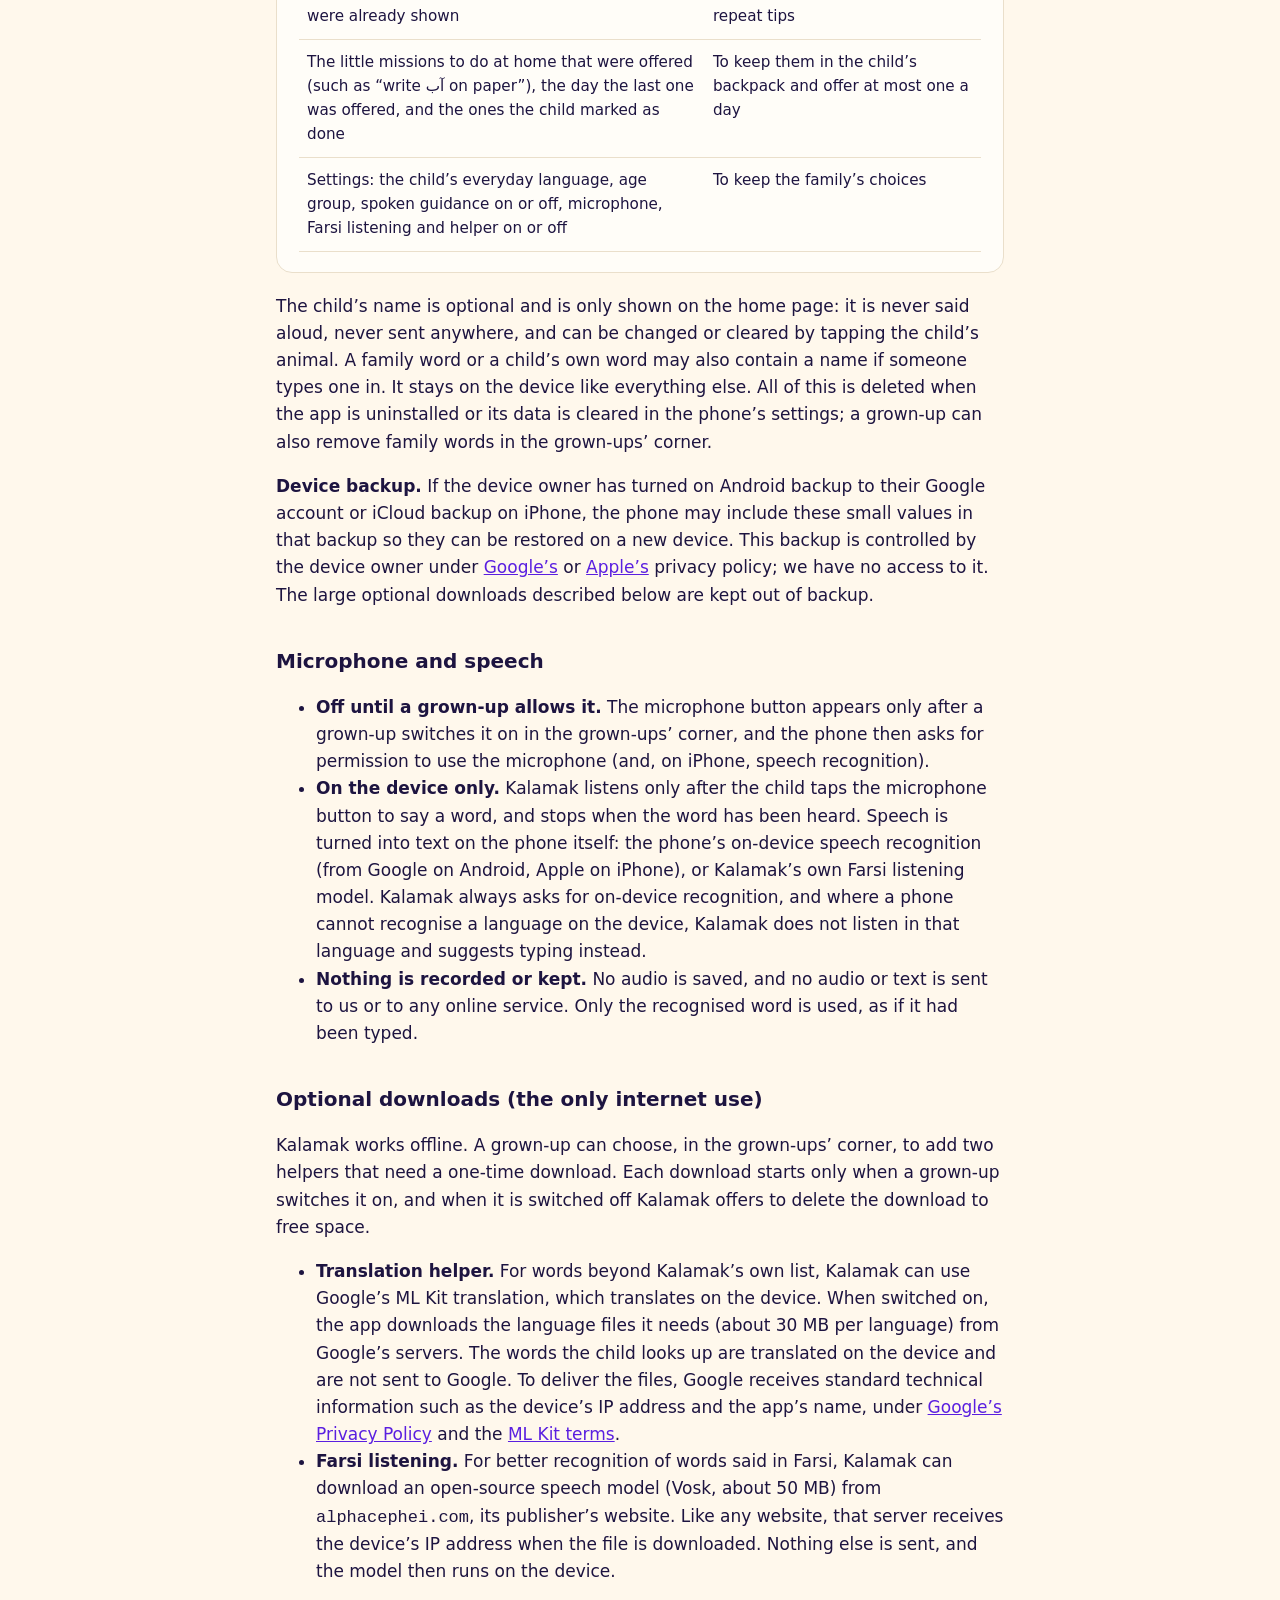
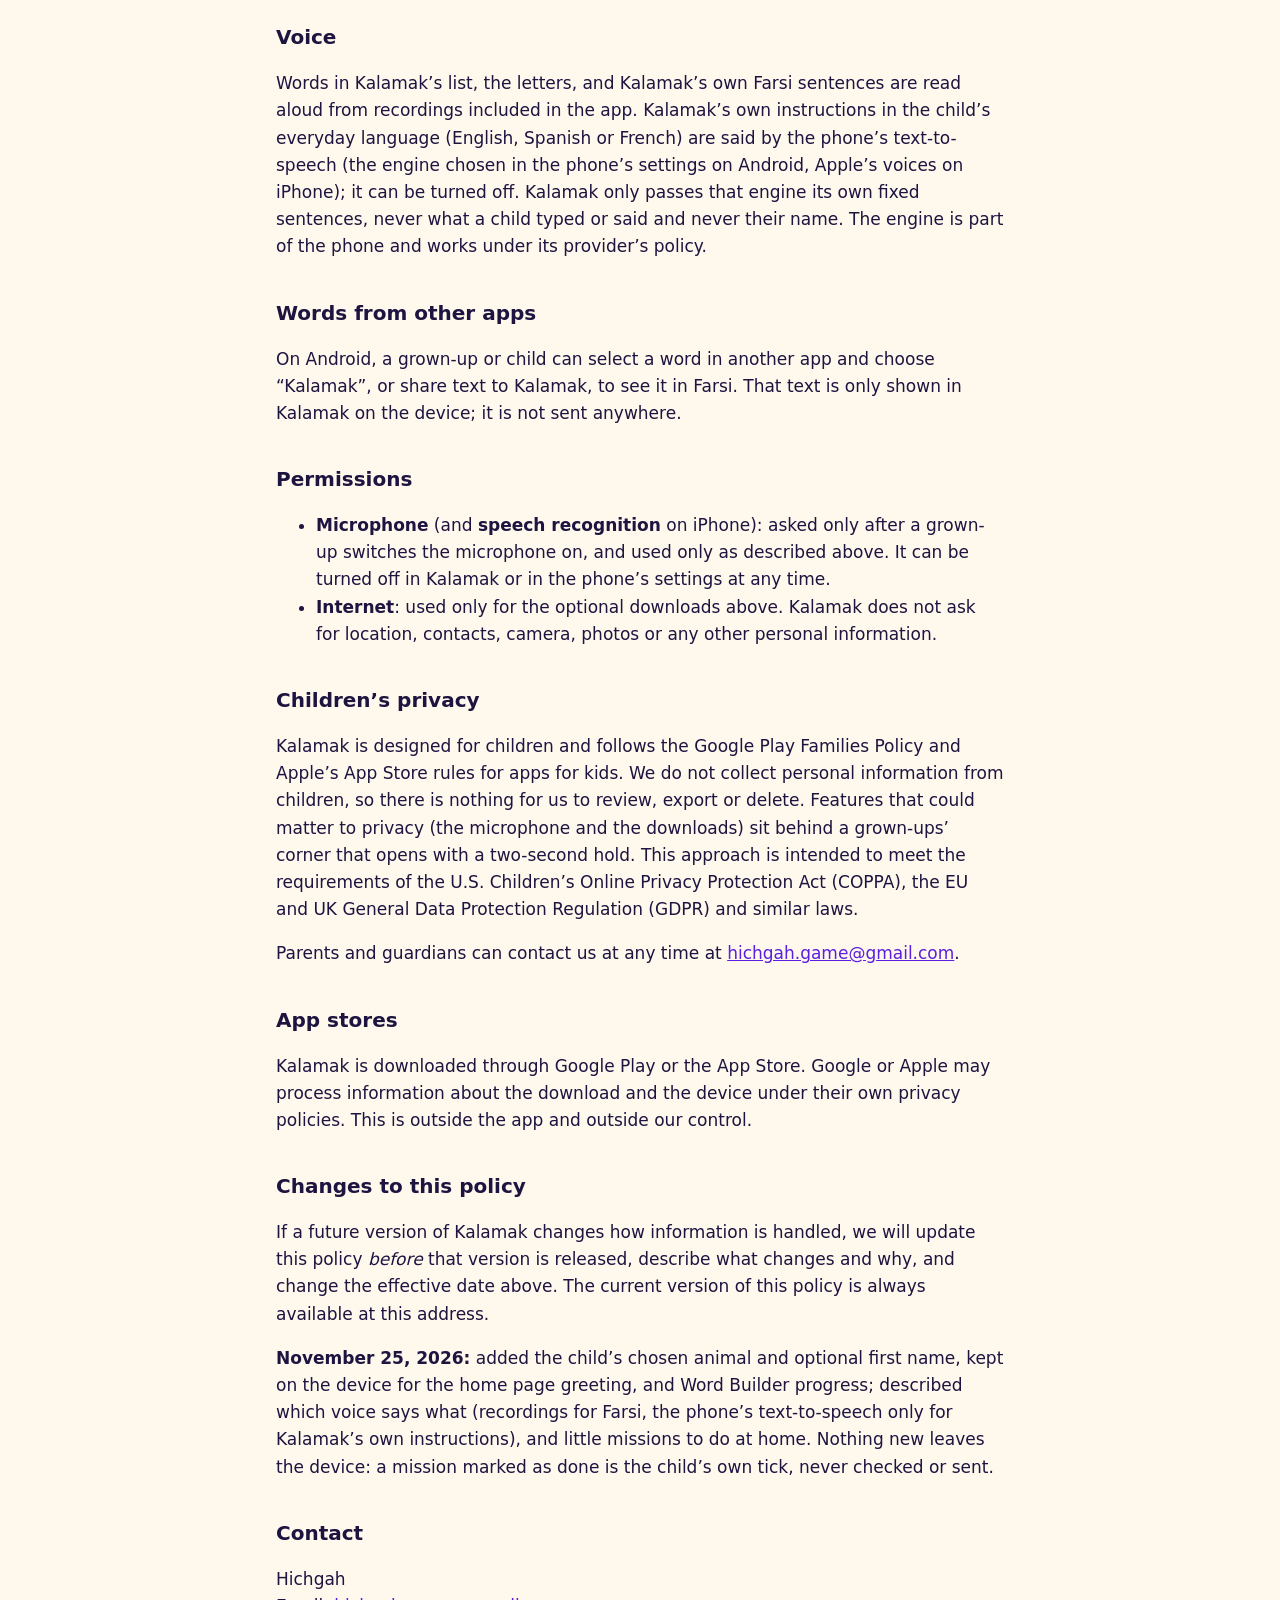
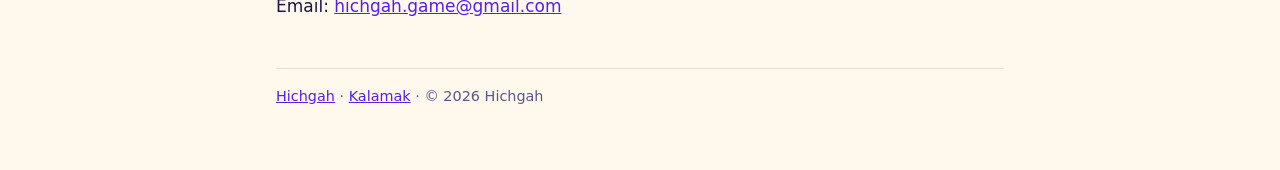
<file: kalamak/privacy/index.html>
<!doctype html>
<html lang="en">
<head>
  <meta charset="utf-8">
  <meta name="viewport" content="width=device-width, initial-scale=1">
  <title>Kalamak Privacy Policy</title>
  <meta name="description" content="Privacy policy for Kalamak, a free Farsi word app for children by Hichgah: no accounts, no ads, no personal information collected. Words, writing and settings stay on the device; the microphone works on the device only.">
  <link rel="canonical" href="https://hichgahgame.github.io/kalamak/privacy/">
  <link rel="icon" type="image/png" href="../media/icon.png">
  <link rel="apple-touch-icon" href="../media/icon.png">
  <link rel="preconnect" href="https://fonts.googleapis.com">
  <link rel="preconnect" href="https://fonts.gstatic.com" crossorigin>
  <link href="https://fonts.googleapis.com/css2?family=Lilita+One&family=Vazirmatn:wght@400;600&display=swap" rel="stylesheet">
  <link rel="stylesheet" href="../../style.css">
  <link rel="stylesheet" href="../theme.css">
  <style>[lang="fa"] { font-family: "Vazirmatn", var(--hg-font-body); }</style>
</head>
<body>
<main>
  <nav class="crumbs"><a href="../../">Hichgah</a> › <a href="../../farsi/" lang="fa" dir="rtl">الفبای خانه</a> › <a href="../">Kalamak</a> › Privacy policy</nav>
  <header class="brand">
    <p class="logo">Kalamak</p>
  </header>
  <h1>Privacy Policy</h1>
  <p class="muted">Effective date: November 25, 2026 · Applies to the Kalamak app for Android and iPhone
    (<code>com.hichgahgame.kalamak</code>)</p>

  <div class="card summary">
    <strong>In short</strong>
    <ul>
      <li>No accounts, sign-in, email addresses, photos, contacts or location. A child may type a first name for the
        home page to greet them by; like everything else, it stays on the device.</li>
      <li>We (Hichgah) do not collect or receive any personal information, and nothing a child says, types or writes
        is sent to us or to anyone else.</li>
      <li>Kept words, family words, writing progress and settings stay on the device.</li>
      <li>The microphone is off until a grown-up switches it on, and speech is recognised on the device itself.
        Nothing is recorded or kept.</li>
      <li>No ads, no analytics, no tracking and no in-app purchases.</li>
      <li>The only internet use is two optional downloads a grown-up starts: a translation helper (from Google) and a
        Farsi listening model.</li>
    </ul>
  </div>

  <h2>Who we are</h2>
  <p>Kalamak is a free app that helps children aged about 6 to 13 read and write Farsi, part of Hichgah’s
    <a href="../../farsi/" lang="fa" dir="rtl">الفبای خانه</a> (Alefba-ye Khaneh) initiative. It is made by
    <strong>Hichgah</strong> (“we”, “us”). If you have any question about this policy or your child’s privacy,
    contact us at <a href="mailto:hichgah.game@gmail.com">hichgah.game@gmail.com</a>.</p>

  <h2>Information we collect</h2>
  <p>We do not collect, store, share or sell any personal information from anyone, including children. Kalamak has
    no servers, accounts, analytics, advertising or crash reporting, and we never receive information about
    individual users.</p>

  <h2>Information stored on the device</h2>
  <p>To remember a child’s words and choices, Kalamak saves some values in the app’s private storage on the device.
    Only the app can read them, and the app never sends them anywhere.</p>
  <div class="card">
    <table>
      <thead><tr><th>What is saved</th><th>Why</th></tr></thead>
      <tbody>
        <tr><td>Words the child kept (“My words”)</td><td>To read them again later</td></tr>
        <tr><td>Words a grown-up wrote for the family, with an optional meaning and picture (an emoji)</td><td>So the child can find them</td></tr>
        <tr><td>Words the child said or typed that are not in Kalamak’s list yet, and words a grown-up marked as wrong</td><td>So a grown-up can check them in the grown-ups’ corner</td></tr>
        <tr><td>The animal the child chose and, if they typed one, their first name or nickname</td><td>To greet them on the home page</td></tr>
        <tr><td>Letters written on the letter path, words built in Word Builder and its level, the last activity, which
          word to suggest next, and which tips and facts were already shown</td><td>To show progress (a ⭐ for each
          letter written and word built), suggest what to do next, and not repeat tips</td></tr>
        <tr><td>The little missions to do at home that were offered (such as “write آب on paper”), the day the last one
          was offered, and the ones the child marked as done</td><td>To keep them in the child’s backpack and offer at
          most one a day</td></tr>
        <tr><td>Settings: the child’s everyday language, age group, spoken guidance on or off, microphone, Farsi listening and helper on or off</td><td>To keep the family’s choices</td></tr>
      </tbody>
    </table>
  </div>
  <p>The child’s name is optional and is only shown on the home page: it is never said aloud, never sent anywhere, and
    can be changed or cleared by tapping the child’s animal. A family word or a child’s own word may also contain a
    name if someone types one in. It stays on the device like everything else. All of this is deleted when the app is
    uninstalled or its data is cleared in the phone’s settings; a grown-up can also remove family words in the
    grown-ups’ corner.</p>
  <p><strong>Device backup.</strong> If the device owner has turned on Android backup to their Google account or iCloud
    backup on iPhone, the phone may include these small values in that backup so they can be restored on a new
    device. This backup is controlled by the device owner under
    <a href="https://policies.google.com/privacy">Google’s</a> or <a href="https://www.apple.com/legal/privacy/">Apple’s</a>
    privacy policy; we have no access to it. The large optional downloads described below are kept out of backup.</p>

  <h2>Microphone and speech</h2>
  <ul>
    <li><strong>Off until a grown-up allows it.</strong> The microphone button appears only after a grown-up switches
      it on in the grown-ups’ corner, and the phone then asks for permission to use the microphone (and, on iPhone,
      speech recognition).</li>
    <li><strong>On the device only.</strong> Kalamak listens only after the child taps the microphone button to say a
      word, and stops when the word has been heard. Speech is turned into text on the phone itself: the phone’s on-device speech recognition (from
      Google on Android, Apple on iPhone), or Kalamak’s own Farsi listening model. Kalamak always asks for on-device
      recognition, and where a phone cannot recognise a language on the device, Kalamak does not listen in that
      language and suggests typing instead.</li>
    <li><strong>Nothing is recorded or kept.</strong> No audio is saved, and no audio or text is sent to us or to any
      online service. Only the recognised word is used, as if it had been typed.</li>
  </ul>

  <h2>Optional downloads (the only internet use)</h2>
  <p>Kalamak works offline. A grown-up can choose, in the grown-ups’ corner, to add two helpers that need a one-time
    download. Each download starts only when a grown-up switches it on, and when it is switched off Kalamak offers to
    delete the download to free space.</p>
  <ul>
    <li><strong>Translation helper.</strong> For words beyond Kalamak’s own list, Kalamak can use Google’s ML Kit
      translation, which translates on the device. When switched on, the app downloads the language files it needs
      (about 30 MB per language) from Google’s servers. The words the child looks up are translated on the device and
      are not sent to Google. To deliver the files, Google receives standard technical information such as the
      device’s IP address and the app’s name, under
      <a href="https://policies.google.com/privacy">Google’s Privacy Policy</a> and the
      <a href="https://developers.google.com/ml-kit/terms">ML Kit terms</a>.</li>
    <li><strong>Farsi listening.</strong> For better recognition of words said in Farsi, Kalamak can download an
      open-source speech model (Vosk, about 50 MB) from <code>alphacephei.com</code>, its publisher’s website. Like any
      website, that server receives the device’s IP address when the file is downloaded. Nothing else is sent, and the
      model then runs on the device.</li>
  </ul>

  <h2>Voice</h2>
  <p>Words in Kalamak’s list, the letters, and Kalamak’s own Farsi sentences are read aloud from recordings included
    in the app. Kalamak’s own instructions in the child’s everyday language (English, Spanish or French) are said by
    the phone’s text-to-speech (the engine chosen in the phone’s settings on Android, Apple’s voices on iPhone); it
    can be turned off. Kalamak only passes that engine its own fixed sentences, never what a child typed or said and
    never their name. The engine is part of the phone and works under its provider’s policy.</p>

  <h2>Words from other apps</h2>
  <p>On Android, a grown-up or child can select a word in another app and choose “Kalamak”, or share text to Kalamak,
    to see it in Farsi. That text is only shown in Kalamak on the device; it is not sent anywhere.</p>

  <h2>Permissions</h2>
  <ul>
    <li><strong>Microphone</strong> (and <strong>speech recognition</strong> on iPhone): asked only after a grown-up
      switches the microphone on, and used only as described above. It can be turned off in Kalamak or in the phone’s
      settings at any time.</li>
    <li><strong>Internet</strong>: used only for the optional downloads above. Kalamak does not ask for location,
      contacts, camera, photos or any other personal information.</li>
  </ul>

  <h2>Children’s privacy</h2>
  <p>Kalamak is designed for children and follows the Google Play Families Policy and Apple’s App Store rules for
    apps for kids. We do not collect personal information from children, so there is nothing for us to review, export
    or delete. Features that could matter to privacy (the microphone and the downloads) sit behind a grown-ups’
    corner that opens with a two-second hold. This approach is intended to meet the requirements of the U.S.
    Children’s Online Privacy Protection Act (COPPA), the EU and UK General Data Protection Regulation (GDPR) and
    similar laws.</p>
  <p>Parents and guardians can contact us at any time at
    <a href="mailto:hichgah.game@gmail.com">hichgah.game@gmail.com</a>.</p>

  <h2>App stores</h2>
  <p>Kalamak is downloaded through Google Play or the App Store. Google or Apple may process information about the
    download and the device under their own privacy policies. This is outside the app and outside our control.</p>

  <h2>Changes to this policy</h2>
  <p>If a future version of Kalamak changes how information is handled, we will update this policy <em>before</em>
    that version is released, describe what changes and why, and change the effective date above. The current version
    of this policy is always available at this address.</p>
  <p><strong>November 25, 2026:</strong> added the child’s chosen animal and optional first name, kept on the device
    for the home page greeting, and Word Builder progress; described which voice says what (recordings for Farsi,
    the phone’s text-to-speech only for Kalamak’s own instructions), and little missions to do at home. Nothing new
    leaves the device: a mission marked as done is the child’s own tick, never checked or sent.</p>

  <h2>Contact</h2>
  <p>Hichgah<br>
    Email: <a href="mailto:hichgah.game@gmail.com">hichgah.game@gmail.com</a></p>

  <footer>
    <a href="../../">Hichgah</a> · <a href="../">Kalamak</a> · © 2026 Hichgah
  </footer>
</main>
</body>
</html>
</file>
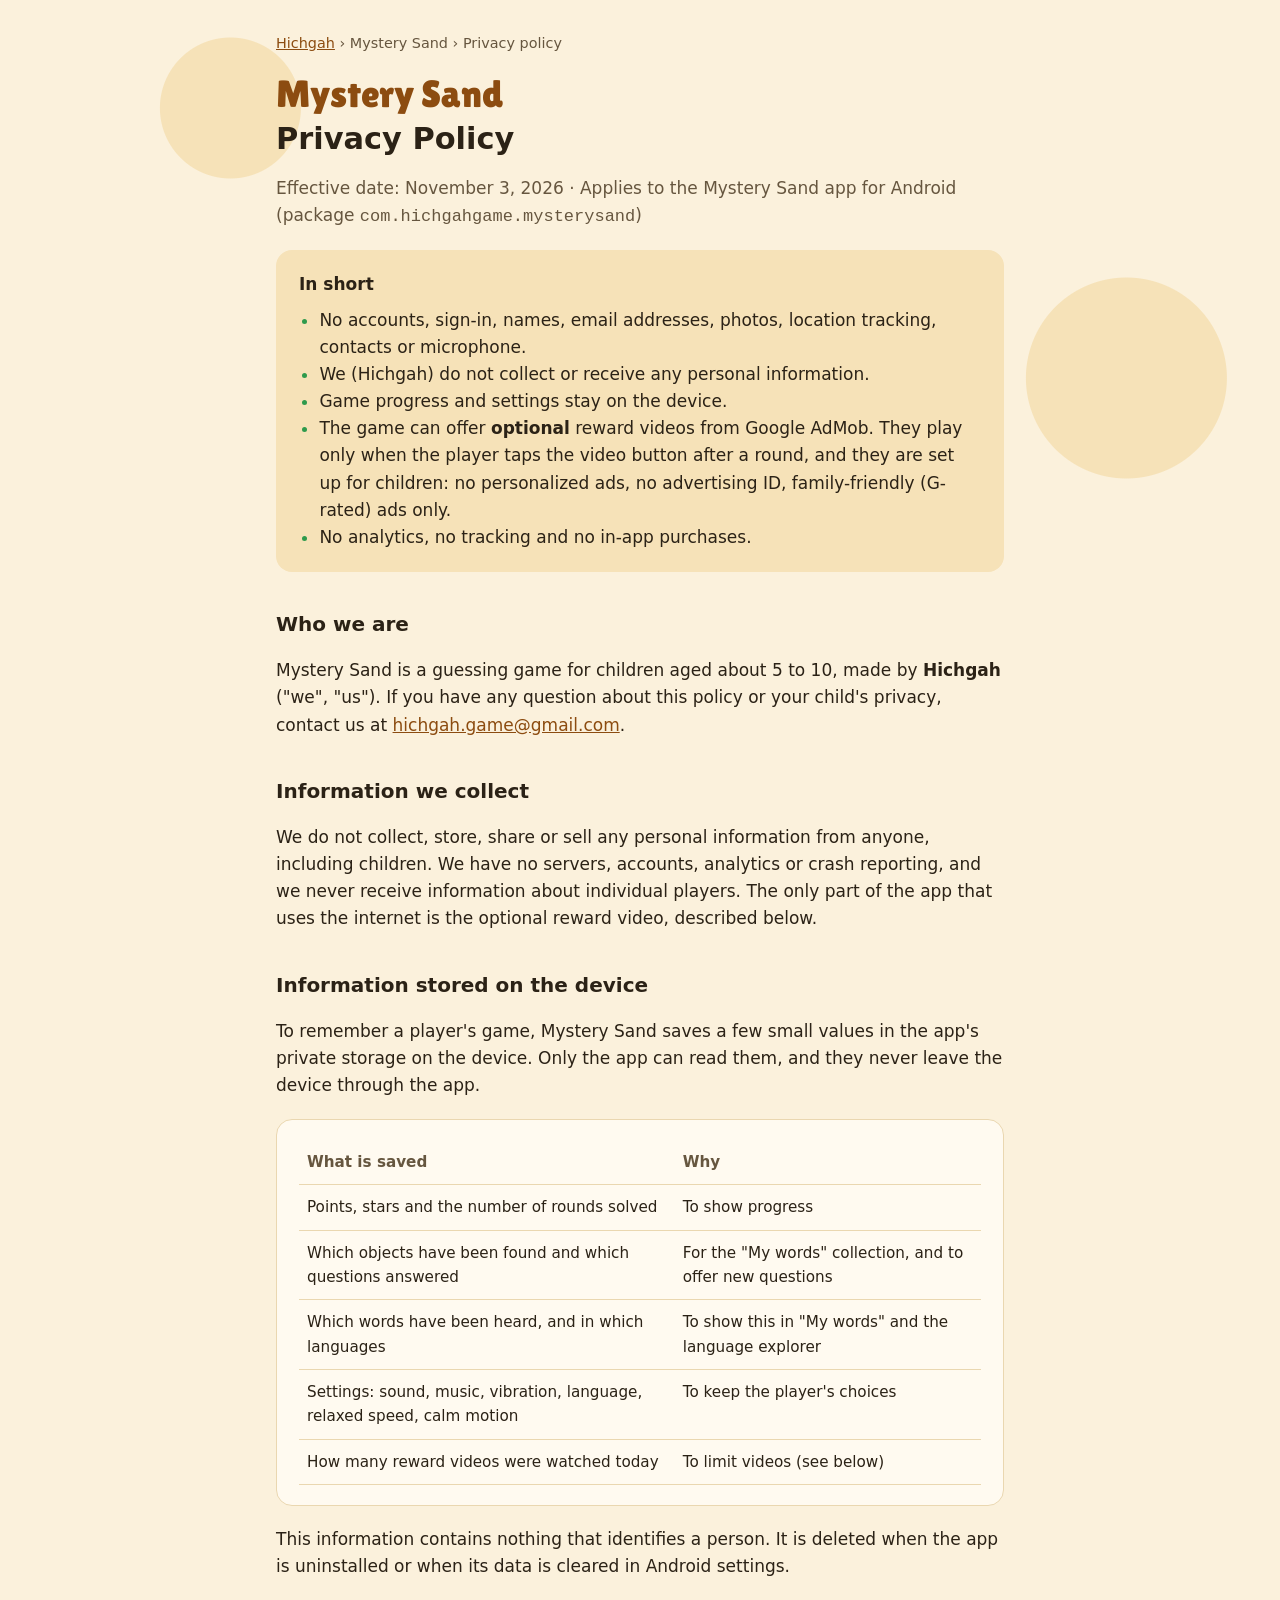
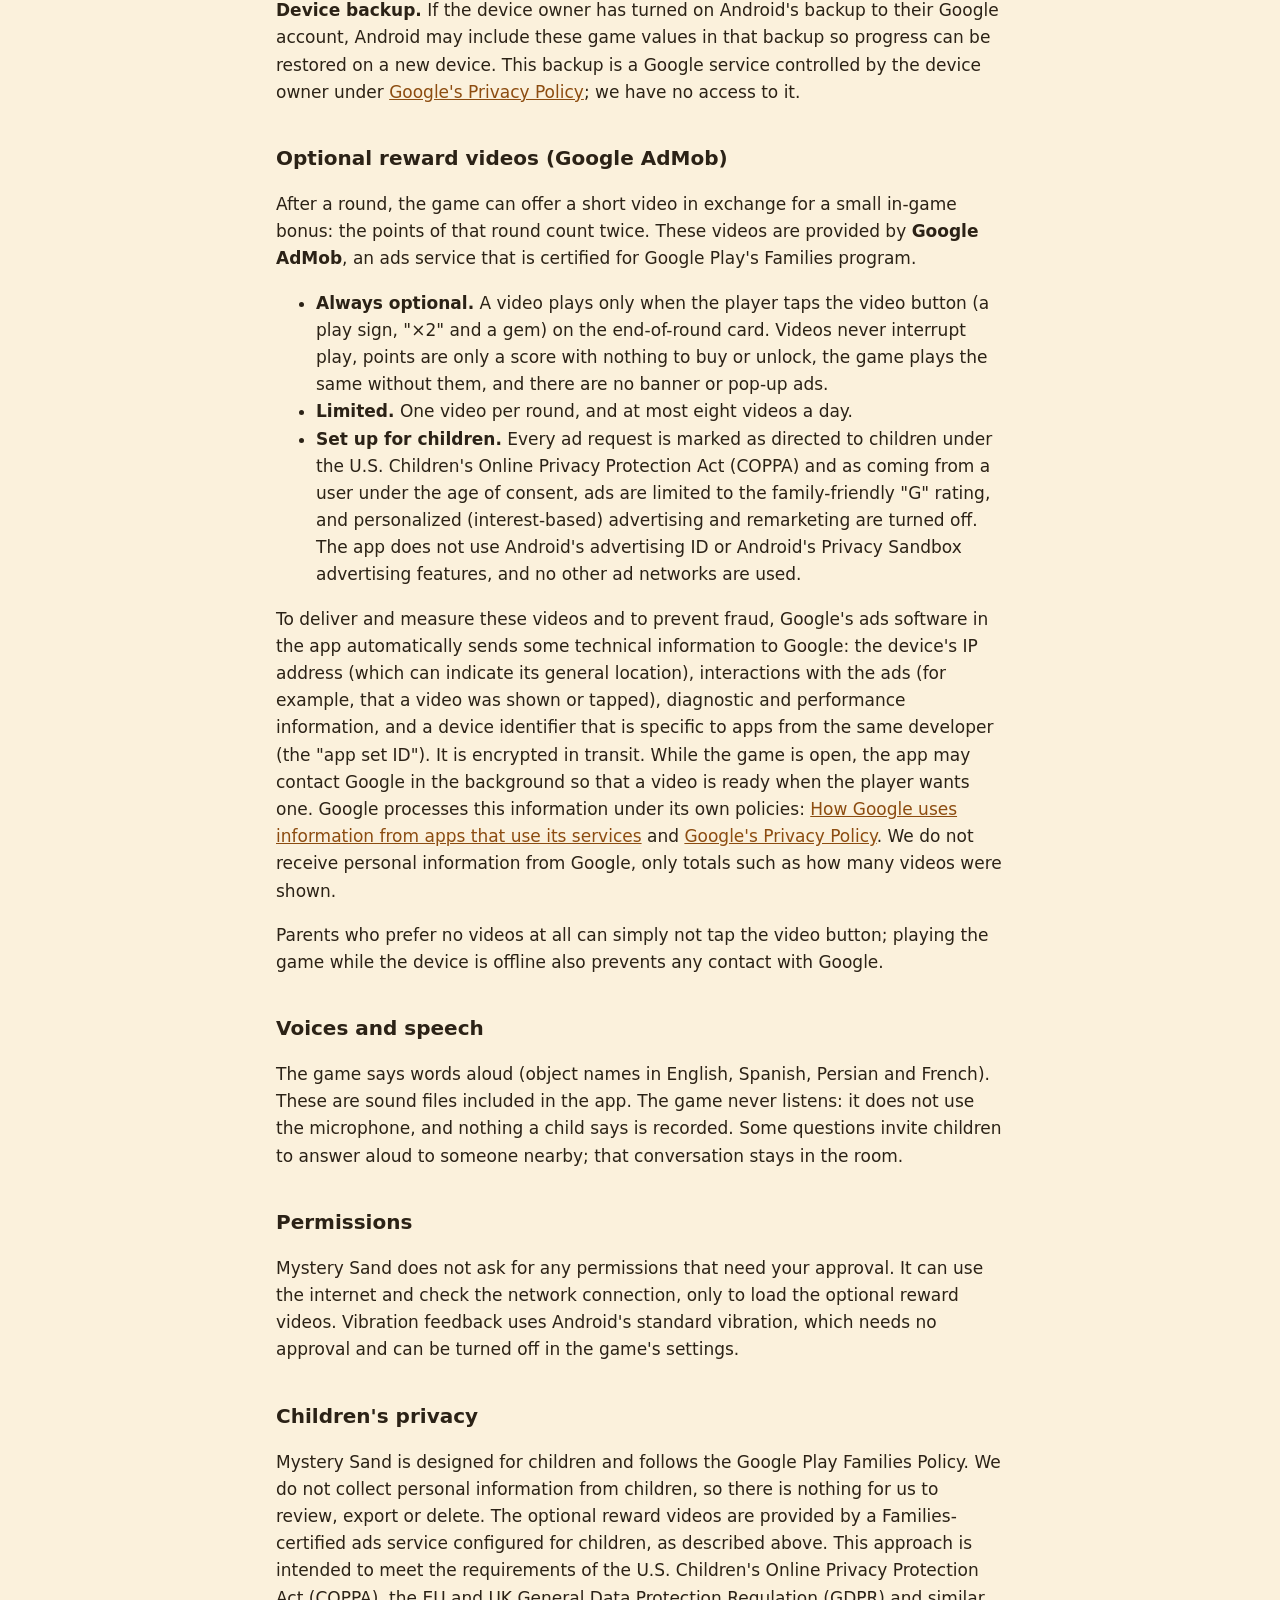
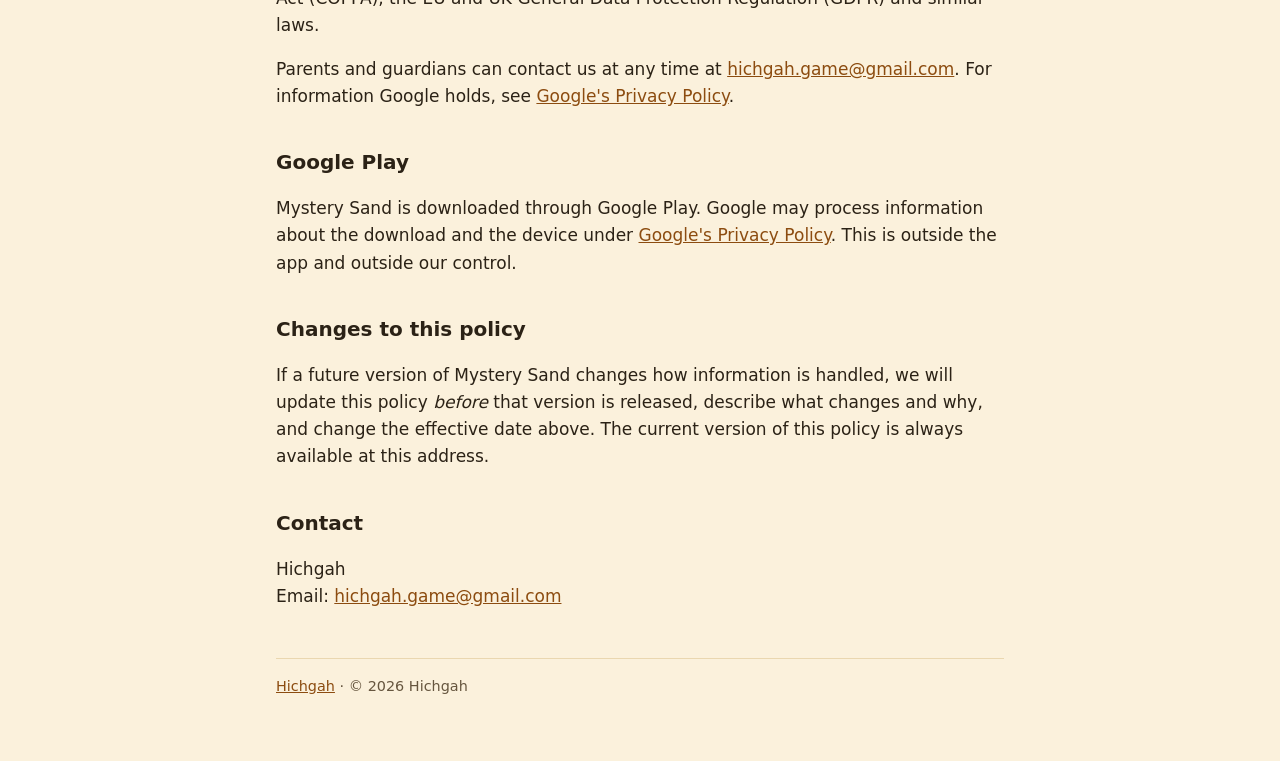
<file: mystery-sand/privacy/index.html>
<!doctype html>
<html lang="en">
<head>
  <meta charset="utf-8">
  <meta name="viewport" content="width=device-width, initial-scale=1">
  <title>Mystery Sand Privacy Policy</title>
  <meta name="description" content="Privacy policy for Mystery Sand, a calm guessing game for children by Hichgah: no accounts, no personal information, optional child-safe reward videos from Google AdMob. Progress stays on the device.">
  <link rel="icon" type="image/png" href="../media/icon.png">
  <link rel="apple-touch-icon" href="../../apple-touch-icon.png">
  <link rel="preconnect" href="https://fonts.googleapis.com">
  <link rel="preconnect" href="https://fonts.gstatic.com" crossorigin>
  <link href="https://fonts.googleapis.com/css2?family=Lilita+One&display=swap" rel="stylesheet">
  <link rel="stylesheet" href="../../style.css">
  <link rel="stylesheet" href="../theme.css">
</head>
<body>
<main>
  <nav class="crumbs"><a href="../../">Hichgah</a> › Mystery Sand › Privacy policy</nav>
  <header class="brand">
    <p class="logo">Mystery Sand</p>
  </header>
  <h1>Privacy Policy</h1>
  <p class="muted">Effective date: November 3, 2026 · Applies to the Mystery Sand app for Android (package <code>com.hichgahgame.mysterysand</code>)</p>

  <div class="card summary">
    <strong>In short</strong>
    <ul>
      <li>No accounts, sign-in, names, email addresses, photos, location tracking, contacts or microphone.</li>
      <li>We (Hichgah) do not collect or receive any personal information.</li>
      <li>Game progress and settings stay on the device.</li>
      <li>The game can offer <strong>optional</strong> reward videos from Google AdMob. They play only when the player
        taps the video button after a round, and they are set up for children: no personalized ads, no advertising ID,
        family-friendly (G-rated) ads only.</li>
      <li>No analytics, no tracking and no in-app purchases.</li>
    </ul>
  </div>

  <h2>Who we are</h2>
  <p>Mystery Sand is a guessing game for children aged about 5 to 10, made by <strong>Hichgah</strong> ("we", "us").
    If you have any question about this policy or your child's privacy, contact us at
    <a href="mailto:hichgah.game@gmail.com">hichgah.game@gmail.com</a>.</p>

  <h2>Information we collect</h2>
  <p>We do not collect, store, share or sell any personal information from anyone, including children. We have no
    servers, accounts, analytics or crash reporting, and we never receive information about individual players. The
    only part of the app that uses the internet is the optional reward video, described below.</p>

  <h2>Information stored on the device</h2>
  <p>To remember a player's game, Mystery Sand saves a few small values in the app's private storage on the device.
    Only the app can read them, and they never leave the device through the app.</p>
  <div class="card">
    <table>
      <thead><tr><th>What is saved</th><th>Why</th></tr></thead>
      <tbody>
        <tr><td>Points, stars and the number of rounds solved</td><td>To show progress</td></tr>
        <tr><td>Which objects have been found and which questions answered</td><td>For the "My words" collection, and to offer new questions</td></tr>
        <tr><td>Which words have been heard, and in which languages</td><td>To show this in "My words" and the language explorer</td></tr>
        <tr><td>Settings: sound, music, vibration, language, relaxed speed, calm motion</td><td>To keep the player's choices</td></tr>
        <tr><td>How many reward videos were watched today</td><td>To limit videos (see below)</td></tr>
      </tbody>
    </table>
  </div>
  <p>This information contains nothing that identifies a person. It is deleted when the app is uninstalled or when its
    data is cleared in Android settings.</p>
  <p><strong>Device backup.</strong> If the device owner has turned on Android's backup to their Google account,
    Android may include these game values in that backup so progress can be restored on a new device. This backup is a
    Google service controlled by the device owner under <a href="https://policies.google.com/privacy">Google's Privacy
    Policy</a>; we have no access to it.</p>

  <h2>Optional reward videos (Google AdMob)</h2>
  <p>After a round, the game can offer a short video in exchange for a small in-game bonus: the points of that round
    count twice. These videos are provided by <strong>Google AdMob</strong>, an ads service that is certified for Google
    Play's Families program.</p>
  <ul>
    <li><strong>Always optional.</strong> A video plays only when the player taps the video button (a play sign, "×2"
      and a gem) on the end-of-round card. Videos never interrupt play, points are only a score with nothing to buy or
      unlock, the game plays the same without them, and there are no banner or pop-up ads.</li>
    <li><strong>Limited.</strong> One video per round, and at most eight videos a day.</li>
    <li><strong>Set up for children.</strong> Every ad request is marked as directed to children under the U.S.
      Children's Online Privacy Protection Act (COPPA) and as coming from a user under the age of consent, ads are
      limited to the family-friendly "G" rating, and personalized (interest-based) advertising and remarketing are
      turned off. The app does not use Android's advertising ID or Android's Privacy Sandbox advertising features,
      and no other ad networks are used.</li>
  </ul>
  <p>To deliver and measure these videos and to prevent fraud, Google's ads software in the app automatically sends
    some technical information to Google: the device's IP address (which can indicate its general location),
    interactions with the ads (for example, that a video was shown or tapped), diagnostic and performance information,
    and a device identifier that is specific to apps from the same developer (the "app set ID"). It is encrypted in
    transit. While the game is open, the app may contact Google in the background so that a video is ready when the
    player wants one. Google processes this information under its own policies:
    <a href="https://policies.google.com/technologies/partner-sites">How Google uses information from apps that use
    its services</a> and <a href="https://policies.google.com/privacy">Google's Privacy Policy</a>. We do not receive
    personal information from Google, only totals such as how many videos were shown.</p>
  <p>Parents who prefer no videos at all can simply not tap the video button; playing the game while the device is
    offline also prevents any contact with Google.</p>

  <h2>Voices and speech</h2>
  <p>The game says words aloud (object names in English, Spanish, Persian and French). These are sound files included
    in the app. The game never listens: it does not use the microphone, and nothing a child says is recorded. Some
    questions invite children to answer aloud to someone nearby; that conversation stays in the room.</p>

  <h2>Permissions</h2>
  <p>Mystery Sand does not ask for any permissions that need your approval. It can use the internet and check the
    network connection, only to load the optional reward videos. Vibration feedback uses Android's standard vibration,
    which needs no approval and can be turned off in the game's settings.</p>

  <h2>Children's privacy</h2>
  <p>Mystery Sand is designed for children and follows the Google Play Families Policy. We do not collect personal
    information from children, so there is nothing for us to review, export or delete. The optional reward videos are
    provided by a Families-certified ads service configured for children, as described above. This approach is
    intended to meet the requirements of the U.S. Children's Online Privacy Protection Act (COPPA), the EU and UK General Data
    Protection Regulation (GDPR) and similar laws.</p>
  <p>Parents and guardians can contact us at any time at
    <a href="mailto:hichgah.game@gmail.com">hichgah.game@gmail.com</a>. For information Google holds, see
    <a href="https://policies.google.com/privacy">Google's Privacy Policy</a>.</p>

  <h2>Google Play</h2>
  <p>Mystery Sand is downloaded through Google Play. Google may process information about the download and the device
    under <a href="https://policies.google.com/privacy">Google's Privacy Policy</a>. This is outside the app and
    outside our control.</p>

  <h2>Changes to this policy</h2>
  <p>If a future version of Mystery Sand changes how information is handled, we will update this policy
    <em>before</em> that version is released, describe what changes and why, and change the effective date above.
    The current version of this policy is always available at this address.</p>

  <h2>Contact</h2>
  <p>Hichgah<br>
    Email: <a href="mailto:hichgah.game@gmail.com">hichgah.game@gmail.com</a></p>

  <footer>
    <a href="../../">Hichgah</a> · © 2026 Hichgah
  </footer>
</main>
</body>
</html>
</file>
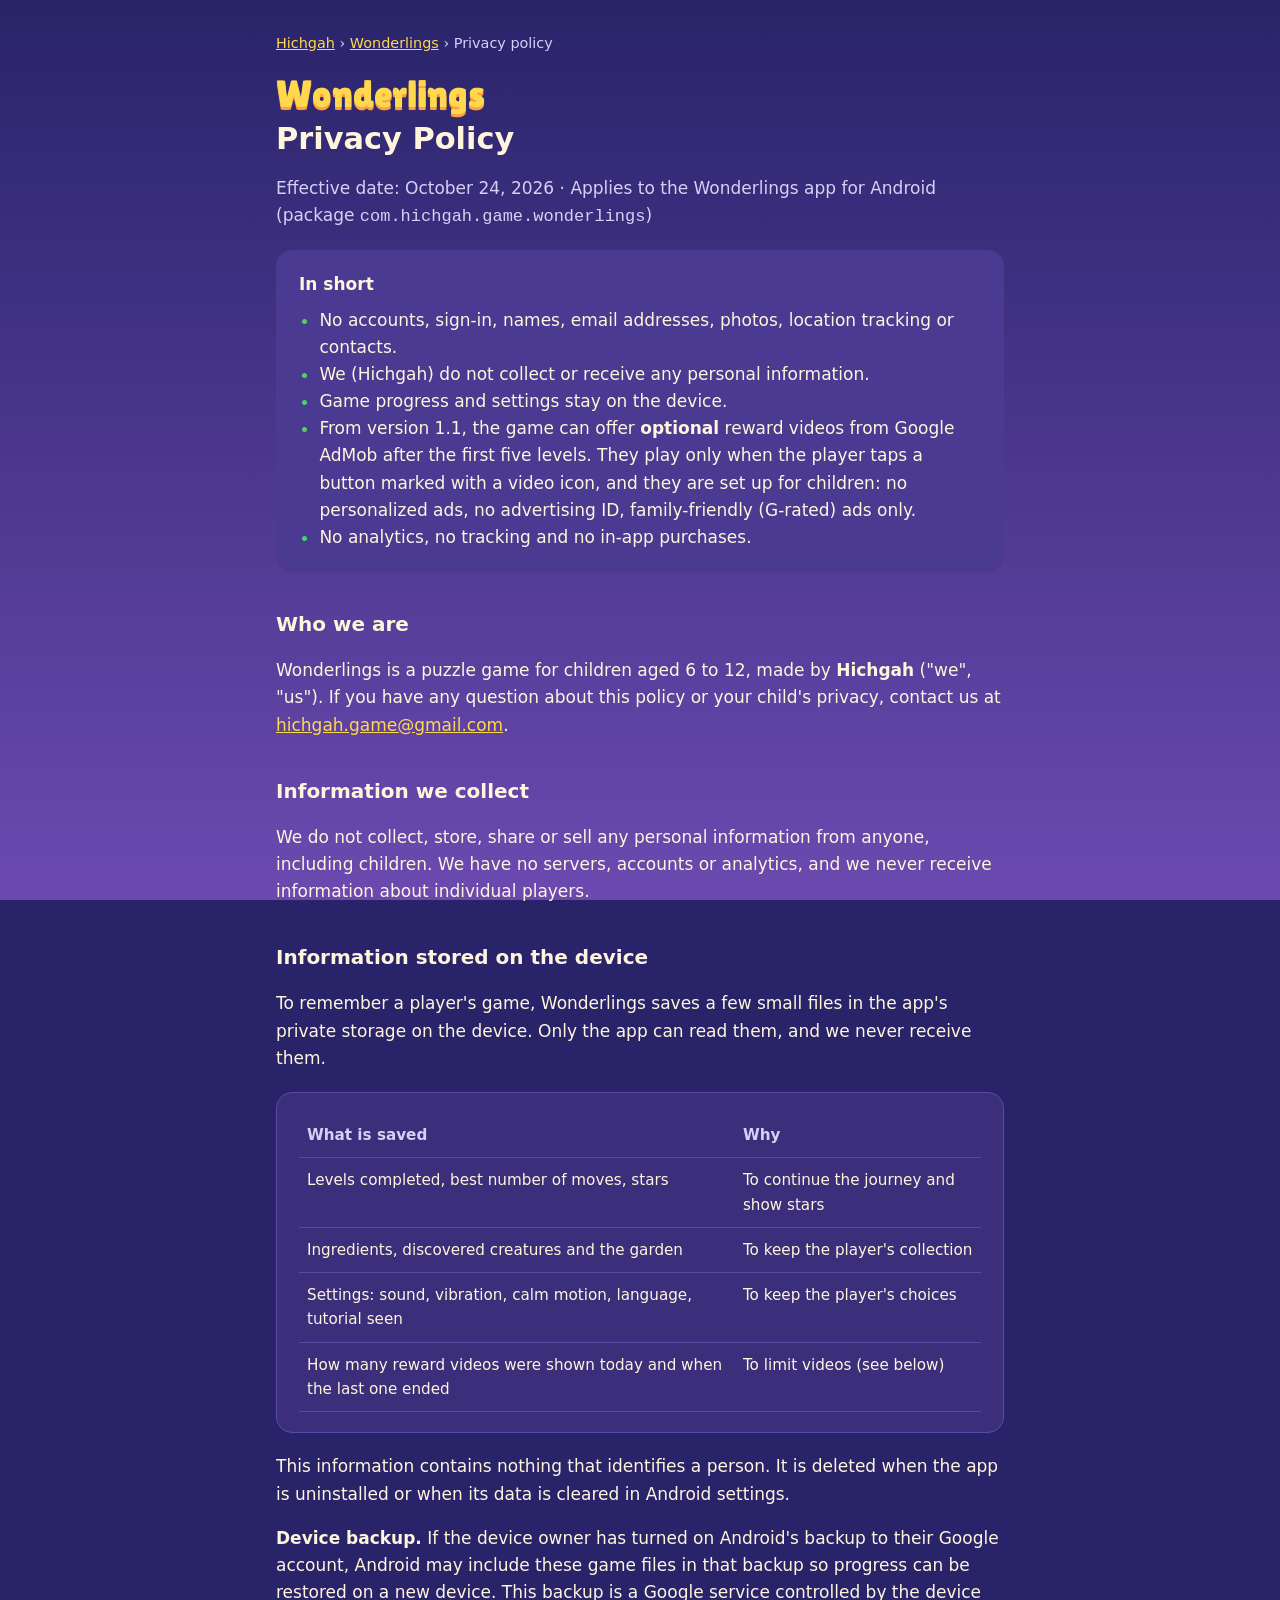
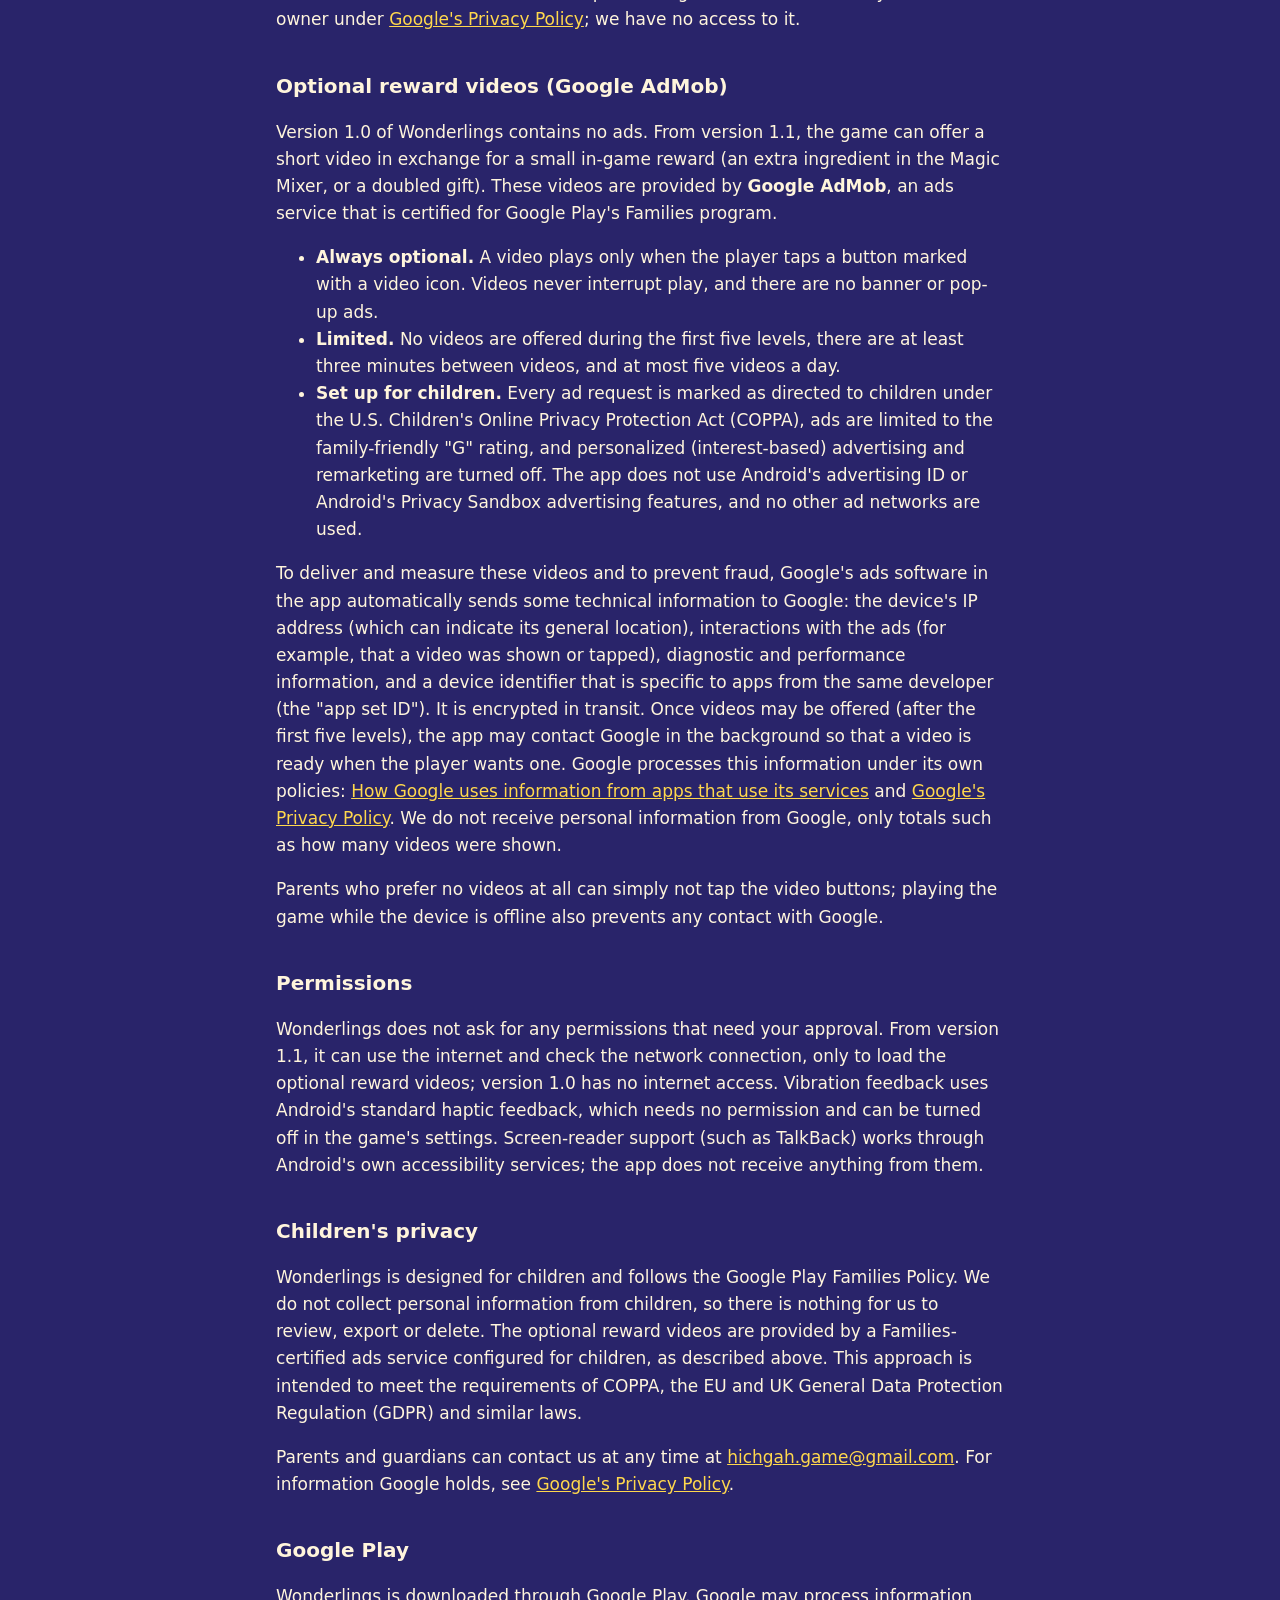
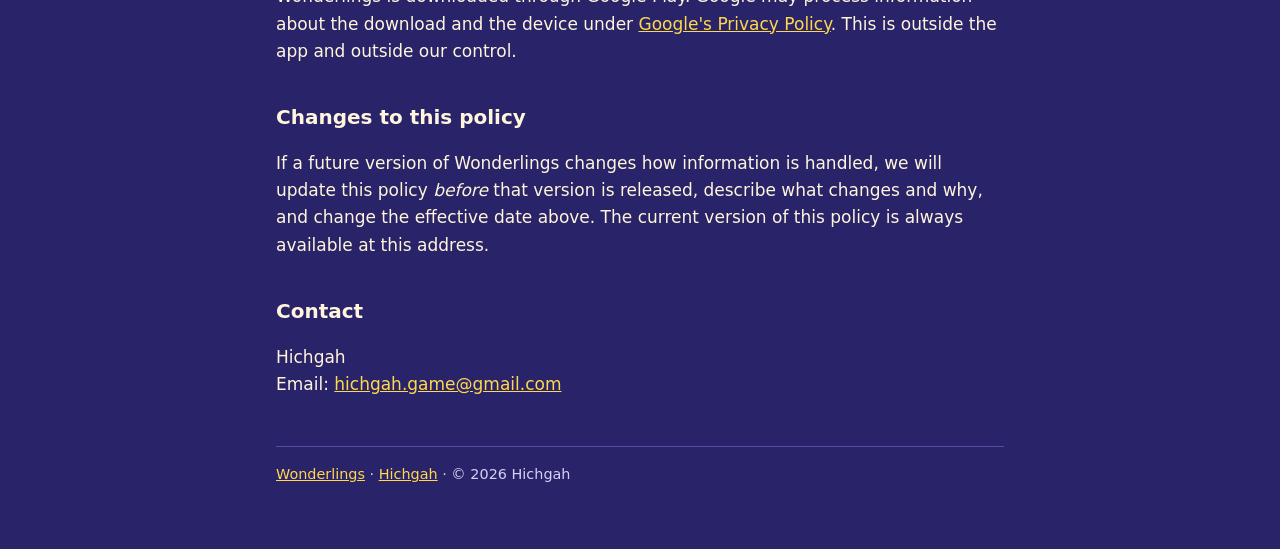
<file: wonderlings/privacy/index.html>
<!doctype html>
<html lang="en">
<head>
  <meta charset="utf-8">
  <meta name="viewport" content="width=device-width, initial-scale=1">
  <title>Wonderlings Privacy Policy</title>
  <meta name="description" content="Privacy policy for Wonderlings, a color-sorting puzzle game for children by Hichgah: no accounts, no personal information, optional child-safe reward videos from Google AdMob.">
  <link rel="icon" type="image/png" href="../../wonderlings/media/icon.png">
  <link rel="apple-touch-icon" href="../../apple-touch-icon.png">
  <link rel="preconnect" href="https://fonts.googleapis.com">
  <link rel="preconnect" href="https://fonts.gstatic.com" crossorigin>
  <link href="https://fonts.googleapis.com/css2?family=Lilita+One&display=swap" rel="stylesheet">
  <link rel="stylesheet" href="../../style.css">
  <link rel="stylesheet" href="../theme.css">
</head>
<body>
<main>
  <nav class="crumbs"><a href="../../">Hichgah</a> › <a href="../">Wonderlings</a> › Privacy policy</nav>
  <header class="brand">
    <p class="logo">Wonderlings</p>
  </header>
  <h1>Privacy Policy</h1>
  <p class="muted">Effective date: October 24, 2026 · Applies to the Wonderlings app for Android (package <code>com.hichgah.game.wonderlings</code>)</p>

  <div class="card summary">
    <strong>In short</strong>
    <ul>
      <li>No accounts, sign-in, names, email addresses, photos, location tracking or contacts.</li>
      <li>We (Hichgah) do not collect or receive any personal information.</li>
      <li>Game progress and settings stay on the device.</li>
      <li>From version 1.1, the game can offer <strong>optional</strong> reward videos from Google AdMob after the first
        five levels. They play only when the player taps a button marked with a video icon, and they are set up for
        children: no personalized ads, no advertising ID, family-friendly (G-rated) ads only.</li>
      <li>No analytics, no tracking and no in-app purchases.</li>
    </ul>
  </div>

  <h2>Who we are</h2>
  <p>Wonderlings is a puzzle game for children aged 6 to 12, made by <strong>Hichgah</strong> ("we", "us").
    If you have any question about this policy or your child's privacy, contact us at
    <a href="mailto:hichgah.game@gmail.com">hichgah.game@gmail.com</a>.</p>

  <h2>Information we collect</h2>
  <p>We do not collect, store, share or sell any personal information from anyone, including children. We have no
    servers, accounts or analytics, and we never receive information about individual players.</p>

  <h2>Information stored on the device</h2>
  <p>To remember a player's game, Wonderlings saves a few small files in the app's private storage on the
    device. Only the app can read them, and we never receive them.</p>
  <div class="card">
    <table>
      <thead><tr><th>What is saved</th><th>Why</th></tr></thead>
      <tbody>
        <tr><td>Levels completed, best number of moves, stars</td><td>To continue the journey and show stars</td></tr>
        <tr><td>Ingredients, discovered creatures and the garden</td><td>To keep the player's collection</td></tr>
        <tr><td>Settings: sound, vibration, calm motion, language, tutorial seen</td><td>To keep the player's choices</td></tr>
        <tr><td>How many reward videos were shown today and when the last one ended</td><td>To limit videos (see below)</td></tr>
      </tbody>
    </table>
  </div>
  <p>This information contains nothing that identifies a person. It is deleted when the app is uninstalled
    or when its data is cleared in Android settings.</p>
  <p><strong>Device backup.</strong> If the device owner has turned on Android's backup to their Google
    account, Android may include these game files in that backup so progress can be restored on a new
    device. This backup is a Google service controlled by the device owner under
    <a href="https://policies.google.com/privacy">Google's Privacy Policy</a>; we have no access to it.</p>

  <h2>Optional reward videos (Google AdMob)</h2>
  <p>Version 1.0 of Wonderlings contains no ads. From version 1.1, the game can offer a short video in exchange for a
    small in-game reward (an extra ingredient in the Magic Mixer, or a doubled gift). These videos are provided by
    <strong>Google AdMob</strong>, an ads service that is certified for Google Play's Families program.</p>
  <ul>
    <li><strong>Always optional.</strong> A video plays only when the player taps a button marked with a video icon.
      Videos never interrupt play, and there are no banner or pop-up ads.</li>
    <li><strong>Limited.</strong> No videos are offered during the first five levels, there are at least three minutes
      between videos, and at most five videos a day.</li>
    <li><strong>Set up for children.</strong> Every ad request is marked as directed to children under the U.S.
      Children's Online Privacy Protection Act (COPPA), ads are limited to the family-friendly "G" rating, and
      personalized (interest-based) advertising and remarketing are turned off. The app does not use Android's
      advertising ID or Android's Privacy Sandbox advertising features, and no other ad networks are used.</li>
  </ul>
  <p>To deliver and measure these videos and to prevent fraud, Google's ads software in the app automatically sends
    some technical information to Google: the device's IP address (which can indicate its general location),
    interactions with the ads (for example, that a video was shown or tapped), diagnostic and performance information,
    and a device identifier that is specific to apps from the same developer (the "app set ID"). It is encrypted in
    transit. Once videos may be offered (after the first five levels), the app may contact Google in the background so
    that a video is ready when the player wants one. Google processes this information under its own policies:
    <a href="https://policies.google.com/technologies/partner-sites">How Google uses information from apps that use
    its services</a> and <a href="https://policies.google.com/privacy">Google's Privacy Policy</a>. We do not receive
    personal information from Google, only totals such as how many videos were shown.</p>
  <p>Parents who prefer no videos at all can simply not tap the video buttons; playing the game while the device is
    offline also prevents any contact with Google.</p>

  <h2>Permissions</h2>
  <p>Wonderlings does not ask for any permissions that need your approval. From version 1.1, it can use the internet
    and check the network connection, only to load the optional reward videos; version 1.0 has no internet access.
    Vibration feedback uses Android's standard haptic feedback, which needs no permission and can be turned off in the
    game's settings. Screen-reader support (such as TalkBack) works through Android's own accessibility services; the
    app does not receive anything from them.</p>

  <h2>Children's privacy</h2>
  <p>Wonderlings is designed for children and follows the Google Play Families Policy. We do not collect personal
    information from children, so there is nothing for us to review, export or delete. The optional reward videos are
    provided by a Families-certified ads service configured for children, as described above. This approach is intended
    to meet the requirements of COPPA, the EU and UK General Data Protection Regulation (GDPR) and similar laws.</p>
  <p>Parents and guardians can contact us at any time at
    <a href="mailto:hichgah.game@gmail.com">hichgah.game@gmail.com</a>. For information Google holds, see
    <a href="https://policies.google.com/privacy">Google's Privacy Policy</a>.</p>

  <h2>Google Play</h2>
  <p>Wonderlings is downloaded through Google Play. Google may process information about the download and
    the device under <a href="https://policies.google.com/privacy">Google's Privacy Policy</a>. This is
    outside the app and outside our control.</p>

  <h2>Changes to this policy</h2>
  <p>If a future version of Wonderlings changes how information is handled, we will update this policy
    <em>before</em> that version is released, describe what changes and why, and change the effective date above.
    The current version of this policy is always available at this address.</p>

  <h2>Contact</h2>
  <p>Hichgah<br>
    Email: <a href="mailto:hichgah.game@gmail.com">hichgah.game@gmail.com</a></p>

  <footer>
    <a href="../">Wonderlings</a> · <a href="../../">Hichgah</a> · © 2026 Hichgah
  </footer>
</main>
</body>
</html>
</file>
<file: style.css>
/* Brand colours, fonts, radii and motion come from brand/tokens.css (generated from brand/tokens.json).
   Each game page overrides the page roles (--bg, --accent, ...) in its own theme.css. */
@import url("brand/tokens.css");

* { box-sizing: border-box; }

body {
  margin: 0;
  background: var(--bg);
  color: var(--text);
  font: 17px/1.6 var(--hg-font-body);
}

main {
  max-width: 760px;
  margin: 0 auto;
  padding: 32px 16px 64px;
}

header.brand {
  display: flex;
  align-items: center;
  gap: 14px;
  margin-bottom: 8px;
}

.logo {
  font-family: var(--hg-font-display);
  font-size: 2.4rem;
  line-height: 1;
  color: var(--accent);
  margin: 0;
}

h1 { font-size: 1.9rem; line-height: 1.2; margin: 0 0 6px; }
h2 { font-size: 1.25rem; margin: 36px 0 8px; }
p, li { color: var(--text); }
.muted { color: var(--muted); }
a { color: var(--accent); }

.card {
  background: var(--surface);
  border: 1px solid var(--line);
  border-radius: 16px;
  padding: 20px 22px;
  margin: 20px 0;
}

.summary {
  background: var(--accent-soft);
  border-color: transparent;
}

.summary ul { margin: 8px 0 0; padding-left: 1.2em; }
.summary li::marker { color: var(--good); }

table {
  width: 100%;
  border-collapse: collapse;
  font-size: 0.95rem;
}

th, td {
  text-align: left;
  vertical-align: top;
  padding: 10px 8px;
  border-bottom: 1px solid var(--line);
}

th { color: var(--muted); font-weight: 600; }

footer {
  margin-top: 48px;
  padding-top: 16px;
  border-top: 1px solid var(--line);
  color: var(--muted);
  font-size: 0.9rem;
}

@media (max-width: 520px) {
  body { font-size: 16px; }
  .logo { font-size: 2rem; }
  h1 { font-size: 1.6rem; }
  th, td { padding: 8px 4px; }
}

nav.crumbs {
  font-size: 0.9rem;
  color: var(--muted);
  margin-bottom: 20px;
}

ul.games {
  list-style: none;
  padding: 0;
  margin: 0;
  display: grid;
  grid-template-columns: repeat(auto-fill, minmax(260px, 1fr));
  gap: 16px;
}

.card.game { margin: 0; }
.card.game h3 { font-size: 1.2rem; margin: 0 0 6px; }
.card.game p { margin: 0 0 10px; }
.card.game .links { margin: 0; font-size: 0.95rem; }

/* Game pages: hero, gameplay video, screenshot strip and skills. Each game's theme.css sets the colours. */
.hero {
  display: flex;
  align-items: center;
  gap: 18px;
  margin: 8px 0 20px;
}

.hero img.icon {
  width: 96px;
  height: 96px;
  border-radius: 22px;
  flex: none;
  box-shadow: 0 6px 18px rgba(0, 0, 0, 0.18);
}

.hero .logo { margin-bottom: 4px; }
.hero h1 { margin: 0; }

.play {
  display: grid;
  grid-template-columns: 260px 1fr;
  gap: 28px;
  align-items: center;
  margin: 28px 0;
}

.phone {
  border-radius: 28px;
  padding: 8px;
  background: var(--frame, #1d1733);
  box-shadow: 0 12px 30px rgba(0, 0, 0, 0.25);
}

.phone video,
.phone img {
  display: block;
  height: auto;
  width: 100%;
  aspect-ratio: 9 / 16;
  border-radius: 21px;
  background: var(--surface);
}

.shots {
  display: flex;
  gap: 14px;
  overflow-x: auto;
  scroll-snap-type: x mandatory;
  padding: 4px 2px 14px;
  margin: 0 -2px;
}

.shots figure { margin: 0; flex: none; scroll-snap-align: start; }

.shots img {
  display: block;
  width: 180px;
  /* The width and height attributes reserve space while loading; without this, height="960" wins
     and the screenshot is stretched to 180x960. */
  height: auto;
  aspect-ratio: 9 / 16;
  object-fit: cover;
  border-radius: 16px;
  border: 1px solid var(--line);
}

.shots figcaption { font-size: 0.85rem; color: var(--muted); margin-top: 6px; text-align: center; }

.skills {
  list-style: none;
  padding: 0;
  margin: 12px 0 0;
  display: grid;
  grid-template-columns: repeat(auto-fill, minmax(210px, 1fr));
  gap: 14px;
}

.skills li {
  background: var(--surface);
  border: 1px solid var(--line);
  border-radius: 16px;
  padding: 16px 18px;
}

.skills .emoji { font-size: 1.6rem; line-height: 1; display: block; margin-bottom: 8px; }
.skills strong { display: block; margin-bottom: 4px; }
.skills p { margin: 0; font-size: 0.95rem; color: var(--muted); }

@media (max-width: 620px) {
  .play { grid-template-columns: 1fr; }
  .phone { max-width: 280px; margin: 0 auto; }
  .hero img.icon { width: 72px; height: 72px; border-radius: 18px; }
}

@media (prefers-reduced-motion: reduce) {
  .shots { scroll-behavior: auto; }
}
</file>
<file: home.css>
/* The Hichgah home page. Builds on style.css and the brand tokens (brand/tokens.css): vivid dusk
   panels, a soft serif for reflective headlines, and a clock with no hands. */
body.home { background: var(--bg); }
body.home main { max-width: 1040px; padding-top: 20px; }

.eyebrow {
  font-size: 0.8rem;
  letter-spacing: 0.14em;
  text-transform: uppercase;
  color: var(--accent);
  font-weight: 600;
  margin: 0 0 10px;
}

.serif { font-family: var(--hg-font-serif); font-weight: 500; letter-spacing: -0.01em; }

/* Top bar */
.topbar {
  display: flex;
  align-items: center;
  justify-content: space-between;
  gap: 16px;
  padding: 4px 0 8px;
}
.topbar .lockup { display: block; height: 44px; }
.topbar .lockup img { height: 100%; width: auto; display: block; }
.topbar nav { display: flex; gap: 18px; flex-wrap: wrap; font-size: 0.95rem; }
.topbar nav a { color: var(--muted); text-decoration: none; }
.topbar nav a:hover { color: var(--accent); }

/* Hero */
.home-hero {
  position: relative;
  display: grid;
  grid-template-columns: 1.15fr 0.85fr;
  gap: 32px;
  align-items: center;
  margin: 18px -16px 0;
  padding: 56px 40px;
  border-radius: 32px;
  background:
    radial-gradient(circle at 92% 8%, rgba(255, 210, 63, 0.55), transparent 38%),
    radial-gradient(circle at 0% 100%, rgba(31, 181, 255, 0.35), transparent 45%),
    var(--hg-gradient-dusk);
  color: #fff;
  overflow: hidden;
  box-shadow: 0 24px 60px -24px rgba(90, 31, 224, 0.55);
}
.home-hero .eyebrow { color: var(--hg-sun); }
.home-hero h1 {
  font-family: var(--hg-font-serif);
  font-weight: 500;
  font-size: clamp(2.2rem, 5vw, 3.4rem);
  line-height: 1.08;
  margin: 0 0 18px;
}
.home-hero h1 { color: #fff; }
.home-hero h1 em { font-style: italic; color: var(--hg-sun); }
.home-hero .lede { font-size: 1.12rem; color: rgba(255, 255, 255, 0.92); max-width: 34em; margin: 0 0 26px; }

.actions { display: flex; gap: 12px; flex-wrap: wrap; }
.button {
  display: inline-block;
  padding: 12px 22px;
  border-radius: 999px;
  font-weight: 600;
  text-decoration: none;
  border: 1px solid var(--accent);
}
.button.primary { background: var(--accent); color: #fff; }
.button.ghost { color: var(--accent); background: transparent; }
@media (prefers-color-scheme: dark) {
  :root:not([data-theme="light"]) .button.primary { color: var(--hg-night); }
}
:root[data-theme="dark"] .button.primary { color: var(--hg-night); }
.home-hero .button.primary, .closing .button.primary { background: #fff; border-color: #fff; color: var(--hg-violet-deep); }
.home-hero .button.ghost, .closing .button.ghost { color: #fff; border-color: rgba(255, 255, 255, 0.7); }
.button { transition: transform var(--hg-motion-base) ease; }
.button:hover { transform: translateY(-2px); }

/* The clock with no hands: rings that breathe slowly, and moments drifting around them. */
.timeless { position: relative; width: 100%; max-width: 340px; aspect-ratio: 1; margin: 0 auto; }
.timeless svg { width: 100%; height: 100%; display: block; overflow: visible; }
.timeless .ring { fill: none; stroke: #fff; stroke-opacity: 0.35; }
.timeless .face { fill: rgba(255, 255, 255, 0.12); stroke: rgba(255, 255, 255, 0.45); }
.timeless .tick { stroke: #fff; stroke-opacity: 0.6; stroke-linecap: round; }
.timeless .breath { transform-origin: 170px 170px; animation: breathe 9s ease-in-out infinite; }
.timeless .orbit { transform-origin: 170px 170px; animation: drift 60s linear infinite; }
.timeless .orbit.slow { animation-duration: 95s; animation-direction: reverse; }
.timeless figcaption { text-align: center; font-size: 0.85rem; color: rgba(255, 255, 255, 0.85); margin-top: 6px; font-style: italic; }

@keyframes breathe { 0%, 100% { transform: scale(0.96); opacity: 0.7; } 50% { transform: scale(1.04); opacity: 1; } }
@keyframes drift { to { transform: rotate(360deg); } }

/* Name story */
.name-story {
  display: grid;
  grid-template-columns: auto 1fr;
  gap: 28px;
  align-items: center;
  margin: 64px 0 0;
}
.name-story .word {
  font-family: var(--hg-font-serif);
  font-size: clamp(2.6rem, 7vw, 4.2rem);
  line-height: 1.2;
  width: fit-content;
  background: var(--hg-gradient-now);
  -webkit-background-clip: text;
  background-clip: text;
  color: transparent;
  direction: rtl;
}
.name-story p { margin: 0 0 10px; color: var(--text-soft); }
.name-story .parts { display: flex; gap: 10px; flex-wrap: wrap; margin: 0 0 12px; }
.name-story .parts span {
  background: var(--accent-soft);
  border-radius: 999px;
  padding: 4px 14px;
  font-size: 0.95rem;
  color: var(--text);
}

/* Section headings */
.section { margin-top: 80px; }
.section > h2 {
  font-family: var(--hg-font-serif);
  font-weight: 500;
  font-size: clamp(1.7rem, 3.6vw, 2.3rem);
  line-height: 1.15;
  margin: 0 0 10px;
}
.section > .intro { color: var(--text-soft); max-width: 40em; margin: 0 0 24px; }

/* Pillars */
.pillars {
  list-style: none;
  padding: 0;
  margin: 0;
  display: grid;
  grid-template-columns: repeat(5, 1fr);
  gap: 14px;
}
.pillars li {
  background: var(--surface);
  border: 1px solid var(--line);
  border-radius: 20px;
  padding: 20px 18px 22px;
  position: relative;
  overflow: hidden;
}
.pillars li::before {
  content: "";
  position: absolute;
  inset: 0 0 auto 0;
  height: 6px;
  background: var(--c);
}
.pillars .dot {
  width: 38px;
  height: 38px;
  border-radius: 50%;
  background: var(--c);
  color: #fff;
  display: grid;
  place-items: center;
  font-size: 1.15rem;
  margin-bottom: 12px;
}
.pillars h3 { font-size: 1.1rem; margin: 0 0 6px; }
.pillars p { margin: 0; font-size: 0.93rem; color: var(--muted); }

/* Ages */
.ages {
  display: grid;
  grid-template-columns: repeat(2, 1fr);
  gap: 14px;
}
.age {
  border-radius: 20px;
  padding: 22px;
  background: color-mix(in srgb, var(--c, var(--accent)) 16%, var(--surface));
  border-top: 6px solid var(--c, var(--accent));
}
.age .range { font-family: var(--hg-font-serif); font-size: 1.7rem; line-height: 1; margin: 0 0 4px; }
.age h3 { margin: 0 0 8px; font-size: 1.05rem; }
.age p { margin: 0 0 12px; font-size: 0.95rem; color: var(--text-soft); }
.age .tags { display: flex; flex-wrap: wrap; gap: 6px; }
.age .tags a, .age .tags span {
  font-size: 0.85rem;
  padding: 3px 12px;
  border-radius: 999px;
  background: var(--surface);
  border: 1px solid var(--line);
  text-decoration: none;
  color: var(--text);
}

/* Game cards */
.game-cards {
  list-style: none;
  padding: 0;
  margin: 0;
  display: grid;
  grid-template-columns: repeat(3, 1fr);
  gap: 18px;
}
.game-card {
  display: flex;
  flex-direction: column;
  background: var(--surface);
  border: 1px solid var(--line);
  border-radius: 24px;
  overflow: hidden;
}
.game-card .art {
  height: 150px;
  display: grid;
  place-items: center;
  background: var(--g);
}
.game-card .art img { width: 96px; height: 96px; border-radius: 22px; box-shadow: 0 8px 22px rgba(0, 0, 0, 0.22); }
.game-card .art .badge {
  width: 96px;
  height: 96px;
  border-radius: 22px;
  display: grid;
  place-items: center;
  font-size: 3rem;
  background: rgba(255, 255, 255, 0.85);
  box-shadow: 0 8px 22px rgba(0, 0, 0, 0.18);
}
.game-card .body { padding: 18px 20px 20px; display: flex; flex-direction: column; flex: 1; }
.game-card h3 { margin: 0 0 2px; font-size: 1.2rem; }
.game-card h3 a { color: var(--text); text-decoration: none; }
.game-card .meta { font-size: 0.85rem; color: var(--muted); margin: 0 0 10px; }
.game-card p { margin: 0 0 12px; font-size: 0.95rem; }
.game-card .skills-tags { display: flex; flex-wrap: wrap; gap: 6px; margin: 0 0 16px; }
.game-card .skills-tags span {
  font-size: 0.8rem;
  padding: 2px 10px;
  border-radius: 999px;
  background: var(--accent-soft);
  color: var(--text);
}
.game-card .links { margin-top: auto; font-size: 0.92rem; }
.status {
  display: inline-block;
  font-size: 0.75rem;
  font-weight: 600;
  letter-spacing: 0.04em;
  padding: 2px 8px;
  border-radius: 6px;
  background: var(--accent-soft);
  color: var(--accent);
  margin-left: 6px;
  vertical-align: 2px;
}

/* Promises */
.promises {
  list-style: none;
  padding: 0;
  margin: 0;
  display: grid;
  grid-template-columns: repeat(2, 1fr);
  gap: 14px 28px;
}
.promises li { display: grid; grid-template-columns: 34px 1fr; gap: 12px; align-items: start; }
.promises .check {
  width: 34px;
  height: 34px;
  border-radius: 50%;
  display: grid;
  place-items: center;
  background: color-mix(in srgb, var(--good) 18%, transparent);
  color: var(--good);
  font-weight: 700;
}
.promises strong { display: block; margin-bottom: 2px; }
.promises p { margin: 0; color: var(--muted); font-size: 0.95rem; }

/* Closing */
.closing {
  margin: 88px -16px 0;
  padding: 56px 32px;
  border-radius: 32px;
  text-align: center;
  color: #fff;
  background:
    radial-gradient(circle at 50% 0%, rgba(255, 210, 63, 0.45), transparent 50%),
    var(--hg-gradient-dusk);
}
.closing h2 {
  font-family: var(--hg-font-serif);
  font-weight: 500;
  font-size: clamp(1.8rem, 4vw, 2.6rem);
  margin: 0 0 12px;
  color: #fff;
}
.closing p { color: rgba(255, 255, 255, 0.92); max-width: 32em; margin: 0 auto 22px; }

@media (max-width: 900px) {
  .pillars { grid-template-columns: repeat(2, 1fr); }
  .pillars li:last-child { grid-column: 1 / -1; }
  .game-cards, .ages { grid-template-columns: 1fr; }
}

@media (max-width: 720px) {
  .home-hero { grid-template-columns: 1fr; padding: 36px 22px; margin: 12px 0 0; }
  .timeless { max-width: 220px; order: -1; }
  .name-story { grid-template-columns: 1fr; gap: 12px; }
  .promises { grid-template-columns: 1fr; }
  .closing { margin: 64px 0 0; padding: 40px 22px; }
  .topbar nav { display: none; }
}

@media (max-width: 520px) {
  .pillars { grid-template-columns: 1fr; }
}

@media (prefers-reduced-motion: reduce) {
  .timeless .breath, .timeless .orbit { animation: none; }
}

/* Callout to the Farsi initiative (farsi/) */
.farsi-callout .callout {
  display: grid;
  grid-template-columns: auto 1fr;
  gap: 24px;
  align-items: center;
  padding: 24px 28px;
  border-radius: 24px;
  background: var(--accent-soft);
  color: var(--text);
  text-decoration: none;
  transition: transform var(--hg-motion-base) ease;
}
.farsi-callout .callout:hover { transform: translateY(-2px); }
.farsi-callout .word {
  font-family: "Vazirmatn", var(--hg-font-body);
  font-weight: 800;
  font-size: clamp(1.8rem, 4vw, 2.6rem);
  line-height: 1.4;
  background: var(--hg-gradient-now);
  -webkit-background-clip: text;
  background-clip: text;
  color: transparent;
}
.farsi-callout .eyebrow { display: block; margin-bottom: 4px; }
.farsi-callout strong { display: block; font-size: 1.15rem; margin-bottom: 4px; }
.farsi-callout .sub { display: block; color: var(--text-soft); font-size: 0.95rem; }
@media (max-width: 720px) { .farsi-callout .callout { grid-template-columns: 1fr; gap: 6px; } }
@media (prefers-reduced-motion: reduce) { .farsi-callout .callout { transition: none; } }
</file>
<file: cookie-jump-and-duck/theme.css>
/* Cookie Jump & Duck: the candy-pink sunburst of the app icon (BrandingBuilder.cs), white sticker
   cards and strawberry-pink text. Dark mode is a deep berry night. */
:root {
  --bg: #fff0f6;
  --surface: #ffffff;
  --text: #3d1a2b;
  --muted: #7d4d63;
  --accent: #d6457f;
  --accent-soft: #ffd9e8;
  --line: #f6c6da;
  --good: #2e9b57;
  --frame: #d6457f;
}

@media (prefers-color-scheme: dark) {
  :root:not([data-theme="light"]) {
    --bg: #2a1220;
    --surface: #3a1a2d;
    --text: #ffeef5;
    --muted: #e3b4c8;
    --accent: #ff8ab8;
    --accent-soft: #4d2139;
    --line: #5c2a45;
    --good: #7fd6a2;
    --frame: #12060d;
  }
}

:root[data-theme="dark"] {
  --bg: #2a1220;
  --surface: #3a1a2d;
  --text: #ffeef5;
  --muted: #e3b4c8;
  --accent: #ff8ab8;
  --accent-soft: #4d2139;
  --line: #5c2a45;
  --good: #7fd6a2;
  --frame: #12060d;
}

body {
  background:
    repeating-conic-gradient(from 0deg at 50% -10%, transparent 0deg 11.25deg, color-mix(in srgb, var(--accent) 7%, transparent) 11.25deg 22.5deg),
    var(--bg);
  background-attachment: fixed;
}

.logo { color: var(--accent); }
</file>
<file: dogify/theme.css>
/* Dogify: the game's warm card cream and cocoa-brown ink (BreedCardView.cs), with a biscuit-orange
   accent. Dark mode is a cosy evening brown. */
:root {
  --bg: #fdf6ec;
  --surface: #fffcf7;
  --text: #33291f;
  --muted: #6b5d52;
  --accent: #b4572a;
  --accent-soft: #f6e4cf;
  --line: #ead9c4;
  --good: #2e9a4c;
  --frame: #33291f;
}

@media (prefers-color-scheme: dark) {
  :root:not([data-theme="light"]) {
    --bg: #1f1812;
    --surface: #2b2219;
    --text: #f7ecdf;
    --muted: #cdb9a5;
    --accent: #f0a46e;
    --accent-soft: #3a2d21;
    --line: #463627;
    --good: #7fd6a2;
    --frame: #0f0b08;
  }
}

:root[data-theme="dark"] {
  --bg: #1f1812;
  --surface: #2b2219;
  --text: #f7ecdf;
  --muted: #cdb9a5;
  --accent: #f0a46e;
  --accent-soft: #3a2d21;
  --line: #463627;
  --good: #7fd6a2;
  --frame: #0f0b08;
}

/* Soft paw-print dots, like the bubbles behind the dogs in the game. */
body {
  background:
    radial-gradient(circle at 20% 15%, var(--accent-soft) 0 60px, transparent 61px),
    radial-gradient(circle at 85% 40%, var(--accent-soft) 0 90px, transparent 91px),
    var(--bg);
  background-attachment: fixed;
}
</file>
<file: farsi/farsi.css>
/* «الفبای خانه»: the Farsi landing page (RTL). Builds on style.css (brand tokens) and home.css (top bar,
   dusk hero, buttons, sections, closing panel). Only Farsi-specific type and the page's own blocks live here. */

body.alefba {
  --fa: "Vazirmatn", var(--hg-font-body);
  font-family: var(--fa);
  line-height: 1.9;
  overflow-x: hidden;
}

/* Persian script: no Latin serif, no uppercase, no letter spacing (it breaks letter joining). */
.alefba h1, .alefba h2, .alefba h3,
.alefba .section > h2, .alefba .home-hero h1, .alefba .closing h2 {
  font-family: var(--fa);
  letter-spacing: 0;
}
.alefba .eyebrow { letter-spacing: 0; text-transform: none; font-size: 0.92rem; }
.alefba .section > h2 { font-weight: 800; line-height: 1.5; }
.alefba .section > .intro { line-height: 2; }
.alefba h3 { line-height: 1.6; }
.alefba .ltr { direction: ltr; unicode-bidi: isolate; display: inline-block; }

/* Top bar */
.alefba .topbar nav { align-items: center; }
.alefba .topbar .cta-mini {
  background: var(--accent);
  color: #fff;
  padding: 6px 16px;
  border-radius: var(--hg-radius-pill);
}
@media (prefers-color-scheme: dark) {
  :root:not([data-theme="light"]) .alefba .topbar .cta-mini { color: var(--hg-night); }
}
:root[data-theme="dark"] .alefba .topbar .cta-mini { color: var(--hg-night); }
.alefba .topbar .cta-mini:hover { color: #fff; }

/* Hero */
.alefba .home-hero h1 {
  font-weight: 800;
  font-size: clamp(2.6rem, 7vw, 4.4rem);
  line-height: 1.25;
  margin-bottom: 6px;
}
.alefba .home-hero .tagline {
  font-size: clamp(1.25rem, 2.6vw, 1.6rem);
  font-weight: 600;
  color: var(--hg-sun);
  margin: 0 0 16px;
  line-height: 1.7;
}
.alefba .home-hero .lede { line-height: 2; }
.alefba .hero-note { font-size: 0.9rem; color: rgba(255, 255, 255, 0.85); margin: 14px 0 0; }

/* The letter garden: the open ring of time, with the first letters of the alphabet drifting around it. */
.letters { position: relative; width: 100%; max-width: 340px; aspect-ratio: 1; margin: 0 auto; }
.letters svg { width: 100%; height: 100%; display: block; overflow: visible; }
.letters .ring { fill: none; stroke: #fff; stroke-opacity: 0.35; }
.letters .face { fill: rgba(255, 255, 255, 0.12); stroke: rgba(255, 255, 255, 0.45); }
.letters .breath { transform-origin: 170px 170px; animation: breathe var(--hg-motion-breath) ease-in-out infinite; }
.letters .orbit { transform-origin: 170px 170px; animation: drift 80s linear infinite; }
.letters .orbit.slow { animation-duration: 120s; animation-direction: reverse; }
.letters .center { font: 800 92px/1 var(--fa, sans-serif); fill: #fff; }
.letters .bead text { font: 800 26px/1 "Vazirmatn", sans-serif; fill: var(--hg-ink); }
.letters figcaption { text-align: center; font-size: 0.9rem; color: rgba(255, 255, 255, 0.85); margin-top: 6px; }

/* Cards used by several sections */
.cards {
  list-style: none;
  padding: 0;
  margin: 0;
  display: grid;
  grid-template-columns: repeat(3, 1fr);
  gap: 16px;
}
.cards > li {
  background: var(--surface);
  border: 1px solid var(--line);
  border-radius: var(--hg-radius-lg);
  padding: 22px 22px 24px;
  position: relative;
  overflow: hidden;
}
.cards > li::before {
  content: "";
  position: absolute;
  inset: 0 0 auto 0;
  height: 6px;
  background: var(--c, var(--accent));
}
.cards .icon {
  width: 44px;
  height: 44px;
  border-radius: 50%;
  display: grid;
  place-items: center;
  font-size: 1.3rem;
  background: color-mix(in srgb, var(--c, var(--accent)) 20%, var(--surface));
  margin-bottom: 12px;
}
.cards h3 { font-size: 1.12rem; margin: 0 0 6px; }
.cards p { margin: 0; color: var(--text-soft); font-size: 0.97rem; line-height: 1.95; }

/* Why it matters: soft tinted panels */
.why > li { background: color-mix(in srgb, var(--c) 12%, var(--surface)); border-color: transparent; }

/* Facts and research */
.facts {
  list-style: none;
  padding: 0;
  margin: 0;
  display: grid;
  grid-template-columns: repeat(3, 1fr);
  gap: 16px;
}
.fact {
  display: flex;
  flex-direction: column;
  background: var(--surface);
  border: 1px solid var(--line);
  border-radius: var(--hg-radius-lg);
  padding: 22px;
  border-inline-start: 6px solid var(--c, var(--accent));
}
.fact .big {
  font-size: 2.3rem;
  font-weight: 800;
  line-height: 1.3;
  color: var(--accent);
  margin: 0 0 4px;
}
.fact .big small { font-size: 1rem; font-weight: 600; color: var(--text-soft); }
.fact blockquote {
  margin: 0 0 10px;
  font-size: 1.08rem;
  font-weight: 600;
  line-height: 1.9;
  color: var(--text);
}
.fact blockquote::before { content: "«"; color: var(--accent); }
.fact blockquote::after { content: "»"; color: var(--accent); }
.fact p { margin: 0 0 12px; font-size: 0.95rem; color: var(--text-soft); line-height: 1.95; }
.fact cite {
  margin-top: auto;
  font-style: normal;
  font-size: 0.85rem;
  color: var(--muted);
  line-height: 1.8;
}
.fact cite a { font-weight: 600; }
.fact.wide { grid-column: 1 / -1; }
.facts-note { font-size: 0.88rem; color: var(--muted); margin: 14px 0 0; }

/* Approach */
.approach { grid-template-columns: repeat(4, 1fr); }
.approach > li:first-child { grid-column: span 2; background: color-mix(in srgb, var(--hg-sun) 18%, var(--surface)); }
.approach > li:first-child h3 { font-size: 1.3rem; }

/* What we offer */
.offer > li { display: flex; flex-direction: column; }
.offer ul.ticks { list-style: none; padding: 0; margin: 12px 0 0; }
.offer ul.ticks li { position: relative; padding-inline-start: 22px; font-size: 0.95rem; color: var(--text-soft); line-height: 1.9; }
.offer ul.ticks li::before { content: "✓"; position: absolute; inset-inline-start: 0; color: var(--good); font-weight: 700; }

/* Coming soon: future products */
.soon-box {
  margin-top: 22px;
  border: 2px dashed var(--line);
  border-radius: var(--hg-radius-lg);
  padding: 22px;
}
.soon-box h3 { margin: 0 0 4px; font-size: 1.15rem; }
.soon-box > p { margin: 0 0 14px; color: var(--muted); font-size: 0.95rem; }
.soon {
  list-style: none;
  padding: 0;
  margin: 0;
  display: grid;
  grid-template-columns: repeat(4, 1fr);
  gap: 12px;
}
.soon li {
  background: var(--accent-soft);
  border-radius: var(--hg-radius-md);
  padding: 14px 16px;
  display: flex;
  flex-direction: column;
  gap: 4px;
}
.soon li strong { font-size: 1rem; }
.soon li span.what { font-size: 0.88rem; color: var(--text-soft); line-height: 1.8; }
.soon li .tag {
  align-self: flex-start;
  font-size: 0.78rem;
  font-weight: 600;
  padding: 1px 10px;
  border-radius: var(--hg-radius-pill);
  background: var(--surface);
  color: var(--accent);
}
.soon li a { font-weight: 600; }

/* Get involved */
.alefba .closing h2 { font-weight: 800; line-height: 1.5; }
.alefba .closing p { line-height: 2; }
.join-ways {
  list-style: none;
  padding: 0;
  margin: 0 auto 26px;
  max-width: 760px;
  display: flex;
  flex-wrap: wrap;
  justify-content: center;
  gap: 8px;
}
.join-ways li {
  padding: 4px 14px;
  border-radius: var(--hg-radius-pill);
  background: rgba(255, 255, 255, 0.16);
  border: 1px solid rgba(255, 255, 255, 0.4);
  color: #fff;
  font-size: 0.95rem;
}

/* FAQ */
.faq { display: grid; gap: 10px; max-width: 820px; }
.faq details {
  background: var(--surface);
  border: 1px solid var(--line);
  border-radius: var(--hg-radius-md);
  padding: 4px 20px;
}
.faq summary {
  cursor: pointer;
  font-weight: 600;
  padding: 12px 0;
  list-style: none;
  display: flex;
  justify-content: space-between;
  gap: 12px;
}
.faq summary::-webkit-details-marker { display: none; }
.faq summary::after { content: "+"; color: var(--accent); font-weight: 800; transition: transform var(--hg-motion-base) ease; }
.faq details[open] summary::after { transform: rotate(45deg); }
.faq details p { margin: 0 0 14px; color: var(--text-soft); line-height: 2; }

.alefba footer a { margin-inline: 2px; }

@media (max-width: 900px) {
  .cards, .facts { grid-template-columns: repeat(2, 1fr); }
  .approach { grid-template-columns: repeat(2, 1fr); }
  .soon { grid-template-columns: repeat(2, 1fr); }

}

@media (max-width: 720px) {
  .letters { max-width: 220px; order: -1; }
  /* home.css hides the section links on phones; keep the form button. */
  .alefba .topbar nav { display: flex; }
  .alefba .topbar nav a:not(.cta-mini) { display: none; }
  .alefba .topbar .lockup { height: 36px; }
}

@media (max-width: 560px) {
  .cards, .facts, .approach, .soon { grid-template-columns: 1fr; }
  .approach > li:first-child, .fact.wide { grid-column: auto; }
}

@media (prefers-reduced-motion: reduce) {
  .letters .breath, .letters .orbit { animation: none; }
  .faq summary::after { transition: none; }
}
</file>
<file: kalamak/theme.css>
/* Kalamak: the app's cream paper and violet ink (the icon's speech bubble on violet), with the
   tangerine of its vowel mark and the sun of its dot. Dark mode is violet night. */
:root {
  --bg: #FFF8EC;
  --surface: #FFFDF8;
  --text: #1D1440;
  --text-soft: #3F3566;
  --muted: #5F5587;
  --accent: #5A1FE0;
  --accent-soft: #EEE6FF;
  --line: #EADFCB;
  --good: #0F7A41;
  --frame: #1D1440;
  --tile: #FFFFFF;
  --mark: #A85A00;
}

@media (prefers-color-scheme: dark) {
  :root:not([data-theme="light"]) {
    --bg: #120B29;
    --surface: #1E1640;
    --text: #F6F2FF;
    --text-soft: #DCD3F5;
    --muted: #BDB3DF;
    --accent: #B69BFF;
    --accent-soft: #2A1F57;
    --line: #33286A;
    --good: #6FE3A0;
    --frame: #0A0618;
    --tile: #261C4F;
    --mark: #FFC066;
  }
}

:root[data-theme="dark"] {
  --bg: #120B29;
  --surface: #1E1640;
  --text: #F6F2FF;
  --text-soft: #DCD3F5;
  --muted: #BDB3DF;
  --accent: #B69BFF;
  --accent-soft: #2A1F57;
  --line: #33286A;
  --good: #6FE3A0;
  --frame: #0A0618;
  --tile: #261C4F;
  --mark: #FFC066;
}

body { background: var(--bg); }
.logo { color: var(--accent); }
</file>
<file: kalamak/kalamak.css>
/* Kalamak's page: a word card in the hero (the app's main screen, drawn in HTML so the Farsi is
   real text), the five steps, and the callout to the Alefba-ye Khaneh initiative. */
main { max-width: 880px; }
[lang="fa"] { font-family: "Vazirmatn", var(--hg-font-body); }

.status {
  display: inline-block;
  font: 600 0.78rem/1 var(--hg-font-body);
  letter-spacing: 0.04em;
  text-transform: uppercase;
  color: var(--accent);
  background: var(--accent-soft);
  border-radius: var(--hg-radius-pill);
  padding: 6px 10px;
  vertical-align: middle;
}

.k-hero {
  display: grid;
  grid-template-columns: 1.1fr 1fr;
  gap: 36px;
  align-items: center;
  margin: 18px 0 8px;
}
.k-hero .name { display: flex; align-items: center; gap: 16px; margin-bottom: 14px; }
.k-hero .name img { width: 76px; height: 76px; border-radius: 20px; box-shadow: 0 6px 18px rgba(29, 20, 64, 0.2); }
.k-hero .name .logo { font-size: 2.6rem; margin: 0; }
.k-hero .name .fa { display: block; font-size: 1.15rem; color: var(--muted); margin-top: 2px; }
.k-hero h1 { font-size: 2.2rem; line-height: 1.15; margin: 0 0 12px; }
.k-hero h1 em { font-style: normal; color: var(--accent); }
.k-hero .lede { font-size: 1.08rem; color: var(--text-soft); margin: 0 0 16px; }
.k-hero .facts { display: flex; flex-wrap: wrap; gap: 8px; padding: 0; margin: 0; list-style: none; }
.k-hero .facts li {
  font-size: 0.9rem;
  border: 1px solid var(--line);
  background: var(--surface);
  border-radius: var(--hg-radius-pill);
  padding: 5px 12px;
}

/* The word card: what a child sees after saying "cat". */
.wordcard {
  position: relative;
  background: var(--surface);
  border: 1px solid var(--line);
  border-radius: var(--hg-radius-xl);
  padding: 26px 22px 22px;
  box-shadow: 0 18px 40px rgba(29, 20, 64, 0.14);
  text-align: center;
}
.wordcard .said {
  position: absolute;
  top: -18px;
  left: 22px;
  background: var(--hg-violet);
  color: #fff;
  border-radius: 18px 18px 18px 4px;
  padding: 7px 14px;
  font-weight: 600;
  font-size: 0.95rem;
  box-shadow: 0 6px 14px rgba(90, 31, 224, 0.3);
}
.wordcard .pic { font-size: 3.4rem; line-height: 1; margin: 6px 0 2px; }
.wordcard .word {
  font: 800 4.2rem/1.5 "Vazirmatn", serif;
  margin: 0;
  color: var(--text);
}
.wordcard .word .v { color: var(--mark); }
.wordcard .tiles {
  display: flex;
  justify-content: center;
  gap: 8px;
  margin: 8px 0 14px;
  padding: 0;
  list-style: none;
}
.wordcard .tiles li {
  min-width: 54px;
  background: var(--tile);
  border: 1px solid var(--line);
  border-bottom-width: 3px;
  border-radius: 14px;
  padding: 4px 6px 6px;
}
.wordcard .tiles li.on { border-color: var(--hg-violet); background: var(--accent-soft); }
.wordcard .tiles b { display: block; font: 800 1.7rem/1.5 "Vazirmatn", serif; }
.wordcard .tiles small { display: block; font: 600 0.95rem/1.4 "Vazirmatn", sans-serif; color: var(--muted); }
.wordcard .bridge {
  margin: 0;
  font-size: 0.98rem;
  background: var(--hg-sun-soft);
  color: #3F3566;
  border-radius: 14px;
  padding: 8px 12px;
}
.wordcard .bridge span { display: block; font-size: 0.8rem; opacity: 0.85; }
@media (prefers-color-scheme: dark) {
  :root:not([data-theme="light"]) .wordcard .bridge { background: #3a3110; color: var(--hg-sun-night); }
}
:root[data-theme="dark"] .wordcard .bridge { background: #3a3110; color: var(--hg-sun-night); }
.wordcard + figcaption { text-align: center; font-size: 0.85rem; color: var(--muted); margin-top: 14px; }

/* The five steps. */
.steps {
  list-style: none;
  padding: 0;
  margin: 16px 0 0;
  display: grid;
  grid-template-columns: repeat(auto-fit, minmax(150px, 1fr));
  gap: 12px;
  counter-reset: step;
}
.steps li {
  counter-increment: step;
  background: var(--surface);
  border: 1px solid var(--line);
  border-top: 4px solid var(--c);
  border-radius: var(--hg-radius-md);
  padding: 14px 16px;
}
.steps li::before {
  content: counter(step);
  display: inline-grid;
  place-items: center;
  width: 28px;
  height: 28px;
  border-radius: 50%;
  background: var(--c);
  color: var(--hg-ink);
  font: 1rem/1 var(--hg-font-display);
  margin-bottom: 8px;
}
.steps strong { display: block; font-size: 1.02rem; }
.steps p { margin: 4px 0 0; font-size: 0.92rem; color: var(--muted); }

/* The idea behind it. */
.idea {
  margin: 36px 0 0;
  display: grid;
  grid-template-columns: auto 1fr;
  gap: 20px;
  align-items: center;
  background: var(--accent-soft);
  border-radius: var(--hg-radius-lg);
  padding: 22px 24px;
}
.idea blockquote { margin: 0; font: 800 1.5rem/1.7 "Vazirmatn", serif; color: var(--accent); }
.idea p { margin: 0; color: var(--text-soft); }

/* Alefba-ye Khaneh: the initiative this app belongs to. */
.initiative {
  display: grid;
  grid-template-columns: auto 1fr;
  gap: 20px;
  align-items: center;
  margin: 40px 0 0;
  padding: 24px;
  border-radius: var(--hg-radius-lg);
  background: var(--hg-gradient-dusk);
  color: #fff;
  text-decoration: none;
}
.initiative .word { font: 800 2.1rem/1.4 "Vazirmatn", serif; }
.initiative .eyebrow { display: block; font-size: 0.8rem; letter-spacing: 0.06em; text-transform: uppercase; opacity: 0.85; }
.initiative strong { display: block; font-size: 1.15rem; margin: 2px 0 4px; }
.initiative .sub { display: block; opacity: 0.92; font-size: 0.95rem; }
.initiative:hover strong, .initiative:focus-visible strong { text-decoration: underline; }

.fa-note {
  margin: 36px 0 0;
  padding: 20px 22px;
  border: 1px solid var(--line);
  border-radius: var(--hg-radius-lg);
  background: var(--surface);
  line-height: 2;
}
.fa-note h2 { margin: 0 0 6px; }
.fa-note p { margin: 0; }

@media (max-width: 720px) {
  .k-hero { grid-template-columns: 1fr; gap: 40px; }
  .k-hero h1 { font-size: 1.8rem; }
  .wordcard .word { font-size: 3.4rem; }
  .idea, .initiative { grid-template-columns: 1fr; gap: 8px; }
}
@media (max-width: 380px) {
  .wordcard .tiles li { min-width: 46px; }
}
</file>
<file: mystery-sand/theme.css>
/* Mystery Sand: the game's warm sand cream with toasted-sand ink (SandPalette), and a soft sand accent.
   Dark mode is sand at dusk. */
:root {
  --bg: #fbf1dc;
  --surface: #fffaf0;
  --text: #2b2216;
  --muted: #66563f;
  --accent: #8c4c10;
  --accent-soft: #f6e2b8;
  --line: #ead7b0;
  --good: #2e9a4c;
  --frame: #2b2216;
}

@media (prefers-color-scheme: dark) {
  :root:not([data-theme="light"]) {
    --bg: #1e1912;
    --surface: #2a2219;
    --text: #f8eedd;
    --muted: #d3c2a6;
    --accent: #f2b766;
    --accent-soft: #3b2f20;
    --line: #4a3b28;
    --good: #7fd6a2;
    --frame: #0f0c08;
  }
}

:root[data-theme="dark"] {
  --bg: #1e1912;
  --surface: #2a2219;
  --text: #f8eedd;
  --muted: #d3c2a6;
  --accent: #f2b766;
  --accent-soft: #3b2f20;
  --line: #4a3b28;
  --good: #7fd6a2;
  --frame: #0f0c08;
}

/* Soft sand ripples, like grooves drawn in the game's sand. */
body {
  background:
    radial-gradient(circle at 18% 12%, var(--accent-soft) 0 70px, transparent 71px),
    radial-gradient(circle at 88% 42%, var(--accent-soft) 0 100px, transparent 101px),
    var(--bg);
  background-attachment: fixed;
}

.logo { color: var(--accent); }
</file>
<file: voice/voice.css>
@import url("../brand/tokens.css");

:root {
  --bg: var(--hg-paper);
  --surface: var(--hg-white);
  --text: var(--hg-ink);
  --muted: var(--hg-muted);
  --line: var(--hg-line);
  --accent: var(--hg-violet);
  --accent-deep: var(--hg-violet-deep);
  --accent-soft: var(--hg-violet-soft);
  --pink: var(--hg-pink);
  --pink-deep: var(--hg-pink-deep);
  --good: var(--hg-leaf-deep);
  --good-soft: var(--hg-leaf-soft);
  --warn: var(--hg-coral-deep);
  --warn-soft: var(--hg-coral-soft);
  --rec: #E0245E;
  color-scheme: light dark;
}

@media (prefers-color-scheme: dark) {
  :root {
    --bg: var(--hg-night);
    --surface: var(--hg-night-surface);
    --text: var(--hg-night-text);
    --muted: var(--hg-night-muted);
    --line: var(--hg-night-line);
    --accent: var(--hg-violet-night);
    --accent-deep: var(--hg-violet);
    --accent-soft: #2A1F5C;
    --good: var(--hg-leaf-night);
    --good-soft: #143826;
    --warn: var(--hg-coral-night);
    --warn-soft: #3D1E17;
  }
}

* { box-sizing: border-box; }

html, body { margin: 0; min-height: 100%; }

body {
  background: var(--bg);
  color: var(--text);
  font: 17px/1.5 var(--hg-font-body);
  -webkit-tap-highlight-color: transparent;
}

main {
  max-width: 640px;
  margin: 0 auto;
  padding: max(20px, env(safe-area-inset-top)) 16px max(32px, env(safe-area-inset-bottom));
}

h1, h2 { font-family: var(--hg-font-display); font-weight: 400; letter-spacing: 0.01em; line-height: 1.15; }
h1 { font-size: 2rem; margin: 0 0 4px; }
h2 { font-size: 1.35rem; margin: 24px 0 8px; }
p { margin: 8px 0; }
.muted { color: var(--muted); }
.small { font-size: 0.88rem; }

.mark { display: flex; align-items: center; gap: 10px; margin-bottom: 18px; color: var(--muted); font-size: 0.95rem; }
.mark img { width: 34px; height: 34px; border-radius: 9px; }

.card {
  background: var(--surface);
  border: 1px solid var(--line);
  border-radius: var(--hg-radius-lg, 24px);
  padding: 20px;
  margin: 16px 0;
}

/* Buttons: one violet main action per screen, pink for sending, quiet outlines for the rest. */
button, .button {
  font: inherit;
  font-weight: 600;
  min-height: 52px;
  padding: 12px 20px;
  border-radius: 999px;
  border: 2px solid transparent;
  cursor: pointer;
  display: inline-flex;
  align-items: center;
  justify-content: center;
  gap: 8px;
  text-decoration: none;
  transition: transform 0.12s ease, background 0.15s ease;
}
button:active:not(:disabled) { transform: scale(0.97); }
button:disabled { opacity: 0.45; cursor: default; }
button:focus-visible, input:focus-visible, textarea:focus-visible, select:focus-visible {
  outline: 3px solid var(--hg-sky); outline-offset: 2px;
}
.primary { background: var(--hg-violet); color: #fff; box-shadow: 0 4px 0 var(--hg-violet-deep); }
.send { background: var(--pink-deep); color: #fff; box-shadow: 0 4px 0 #8E0F4D; }
.quiet { background: transparent; color: var(--text); border-color: var(--line); }
.link { background: none; border: none; color: var(--accent); min-height: 44px; padding: 8px 4px; font-weight: 600; }
.wide { width: 100%; }
.row { display: flex; gap: 12px; }
.row > * { flex: 1; }

input[type=password], input[type=text], textarea, select {
  font: inherit;
  width: 100%;
  padding: 14px 16px;
  border-radius: 14px;
  border: 2px solid var(--line);
  background: var(--bg);
  color: var(--text);
}
textarea { min-height: 96px; resize: vertical; }
label.check { display: flex; align-items: center; gap: 10px; min-height: 44px; cursor: pointer; }
label.check input { width: 22px; height: 22px; accent-color: var(--hg-violet); }

.error { color: var(--warn); background: var(--warn-soft); padding: 10px 14px; border-radius: 12px; }
.message { background: var(--accent-soft); border-radius: 16px; padding: 14px 16px; white-space: pre-line; }

/* The list */
.top { display: flex; align-items: center; justify-content: space-between; gap: 12px; }
.progress { height: 10px; background: var(--line); border-radius: 999px; overflow: hidden; margin: 10px 0 4px; }
.progress > span { display: block; height: 100%; background: var(--hg-leaf); border-radius: 999px; transition: width 0.3s ease; }

.chips { display: flex; flex-wrap: wrap; gap: 8px; margin: 14px 0 6px; }
.chip {
  min-height: 44px; padding: 8px 16px; font-weight: 600; font-size: 0.95rem;
  background: var(--surface); color: var(--text); border: 2px solid var(--line);
}
.chip[aria-pressed=true] { background: var(--accent-soft); border-color: var(--accent); color: var(--text); }

.actions { display: grid; gap: 12px; margin: 18px 0; }

ul.lines { list-style: none; padding: 0; margin: 8px 0; }
ul.lines li + li { margin-top: 8px; }
.line {
  width: 100%;
  min-height: 64px;
  justify-content: flex-start;
  text-align: start;
  background: var(--surface);
  color: var(--text);
  border: 1px solid var(--line);
  border-radius: 18px;
  padding: 10px 16px;
  font-weight: 400;
  gap: 14px;
}
.line .state {
  flex: none; width: 30px; height: 30px; border-radius: 50%;
  border: 2px solid var(--line); display: grid; place-items: center; font-size: 16px; font-weight: 700;
}
.line.done .state { background: var(--good-soft); border-color: var(--good); color: var(--good); }
.line .what { flex: 1; min-width: 0; display: flex; flex-direction: column; }
.line .say { font-size: 1.3rem; line-height: 1.6; overflow-wrap: anywhere; }
.line .sub { font-size: 0.82rem; color: var(--muted); overflow: hidden; text-overflow: ellipsis; white-space: nowrap; }
.line .pic { flex: none; font-size: 28px; width: 36px; text-align: center; }
.line .pic img { width: 36px; height: 36px; }
.line .flag { flex: none; color: var(--pink-deep); font-size: 0.8rem; font-weight: 700; }

[lang=fa], [lang=ar], .rtl { font-family: "Noto Naskh Arabic", var(--hg-font-body); }

/* The recorder */
.recorder { text-align: center; }
.recorder .count { color: var(--muted); font-weight: 600; }
.recorder .picture { display: block; font-size: 72px; line-height: 1.1; margin-top: 10px; }
.recorder .picture img { width: 120px; height: 120px; }
.recorder .say { font-size: clamp(2rem, 9vw, 3.2rem); line-height: 1.9; margin: 8px 0; overflow-wrap: anywhere; }
.recorder .direction { color: var(--muted); margin: 0 0 8px; }
.recorder .group { display: inline-block; font-size: 0.8rem; font-weight: 700; color: var(--accent); background: var(--accent-soft); padding: 2px 12px; border-radius: 999px; }

.controls { display: flex; align-items: center; justify-content: center; gap: 20px; margin: 18px 0 8px; }
.mic {
  width: 112px; height: 112px; border-radius: 50%; padding: 0;
  background: var(--hg-violet); color: #fff; box-shadow: 0 6px 0 var(--hg-violet-deep);
}
.mic svg { width: 48px; height: 48px; }
.mic.on { background: var(--rec); box-shadow: 0 6px 0 #9C1440; animation: breathe 1.6s ease-in-out infinite; }
.play { width: 72px; height: 72px; border-radius: 50%; padding: 0; background: var(--surface); color: var(--text); border-color: var(--line); }
.play svg { width: 32px; height: 32px; }
@keyframes breathe { 50% { transform: scale(1.05); } }
@media (prefers-reduced-motion: reduce) { .mic.on { animation: none; } * { transition: none !important; } }

.meter { height: 12px; max-width: 280px; margin: 10px auto; background: var(--line); border-radius: 999px; overflow: hidden; }
.meter > span { display: block; height: 100%; width: 0; background: var(--hg-leaf); border-radius: 999px; }
.status { min-height: 1.5em; font-weight: 600; }
.status.good { color: var(--good); }
.status.warn { color: var(--warn); }
.nav { margin-top: 20px; }
.note-box { text-align: start; margin-top: 12px; }

.guide ol { padding-inline-start: 1.3em; }
.guide li + li { margin-top: 6px; }

.busy { display: inline-block; width: 18px; height: 18px; border: 3px solid currentColor; border-right-color: transparent; border-radius: 50%; animation: spin 0.8s linear infinite; }
@keyframes spin { to { transform: rotate(360deg); } }

/* Welcome */
.dots { display: flex; gap: 8px; margin: 0 0 14px; }
.dots span { width: 10px; height: 10px; border-radius: 50%; background: var(--line); }
.dots span.on { background: var(--accent); width: 28px; border-radius: 999px; }
.facts { display: grid; gap: 14px; }
.fact { display: flex; flex-direction: column; }
.fact b { font-family: var(--hg-font-display); font-weight: 400; font-size: 1.5rem; color: var(--accent); }
ul.legend, ol.steps { padding-inline-start: 1.3em; }
ul.legend li + li, ol.steps li + li { margin-top: 8px; }
ol.steps li::marker { color: var(--accent); font-weight: 700; }
.preview { pointer-events: none; position: relative; }
.preview::after { content: "example"; position: absolute; top: 12px; inset-inline-end: 14px; font-size: 0.75rem; font-weight: 700; color: var(--muted); text-transform: uppercase; letter-spacing: 0.08em; }
.mic.fake, .play.fake { display: inline-flex; align-items: center; justify-content: center; border: 2px solid transparent; }
.play.fake { border-color: var(--line); color: var(--muted); }

/* Parts */
.parts .line { min-height: 72px; }
.part-name { font-weight: 700; font-size: 1.05rem; }
.part-count { flex: none; font-variant-numeric: tabular-nums; color: var(--muted); font-weight: 600; }
.mini { display: block; height: 6px; margin-top: 8px; background: var(--line); border-radius: 999px; overflow: hidden; max-width: 220px; }
.mini > span { display: block; height: 100%; background: var(--hg-leaf); border-radius: 999px; }
.center { text-align: center; margin-top: 8px; }
ul.files { padding-inline-start: 1.1em; margin: 6px 0 4px; overflow-wrap: anywhere; }
.top select { width: auto; flex: none; max-width: 45%; }
</file>
<file: wonderlings/theme.css>
/* Wonderlings: the game's night-purple sky, cream text, gold stars and orange buttons (UiTheme.cs).
   The game itself is always at night, so the page is dark in both colour schemes. */
:root, :root[data-theme="light"], :root[data-theme="dark"] {
  --bg: #29246a;
  --surface: #3b2e7a;
  --text: #fff5dc;
  --muted: #d6d0f5;
  --accent: #ffd84d;
  --accent-soft: #4a3a92;
  --line: #5a4aa3;
  --good: #52cf66;
  --frame: #17133d;
}

@media (prefers-color-scheme: dark) {
  :root:not([data-theme="light"]) {
    --bg: #29246a;
    --surface: #3b2e7a;
    --text: #fff5dc;
    --muted: #d6d0f5;
    --accent: #ffd84d;
    --accent-soft: #4a3a92;
    --line: #5a4aa3;
    --good: #52cf66;
  }
}

body {
  background: linear-gradient(180deg, #29246a 0%, #6b4ab0 100%) fixed;
  background-color: #29246a;
}

.logo { color: #ffd84d; text-shadow: 0 3px 0 #ff9e42; }
</file>
